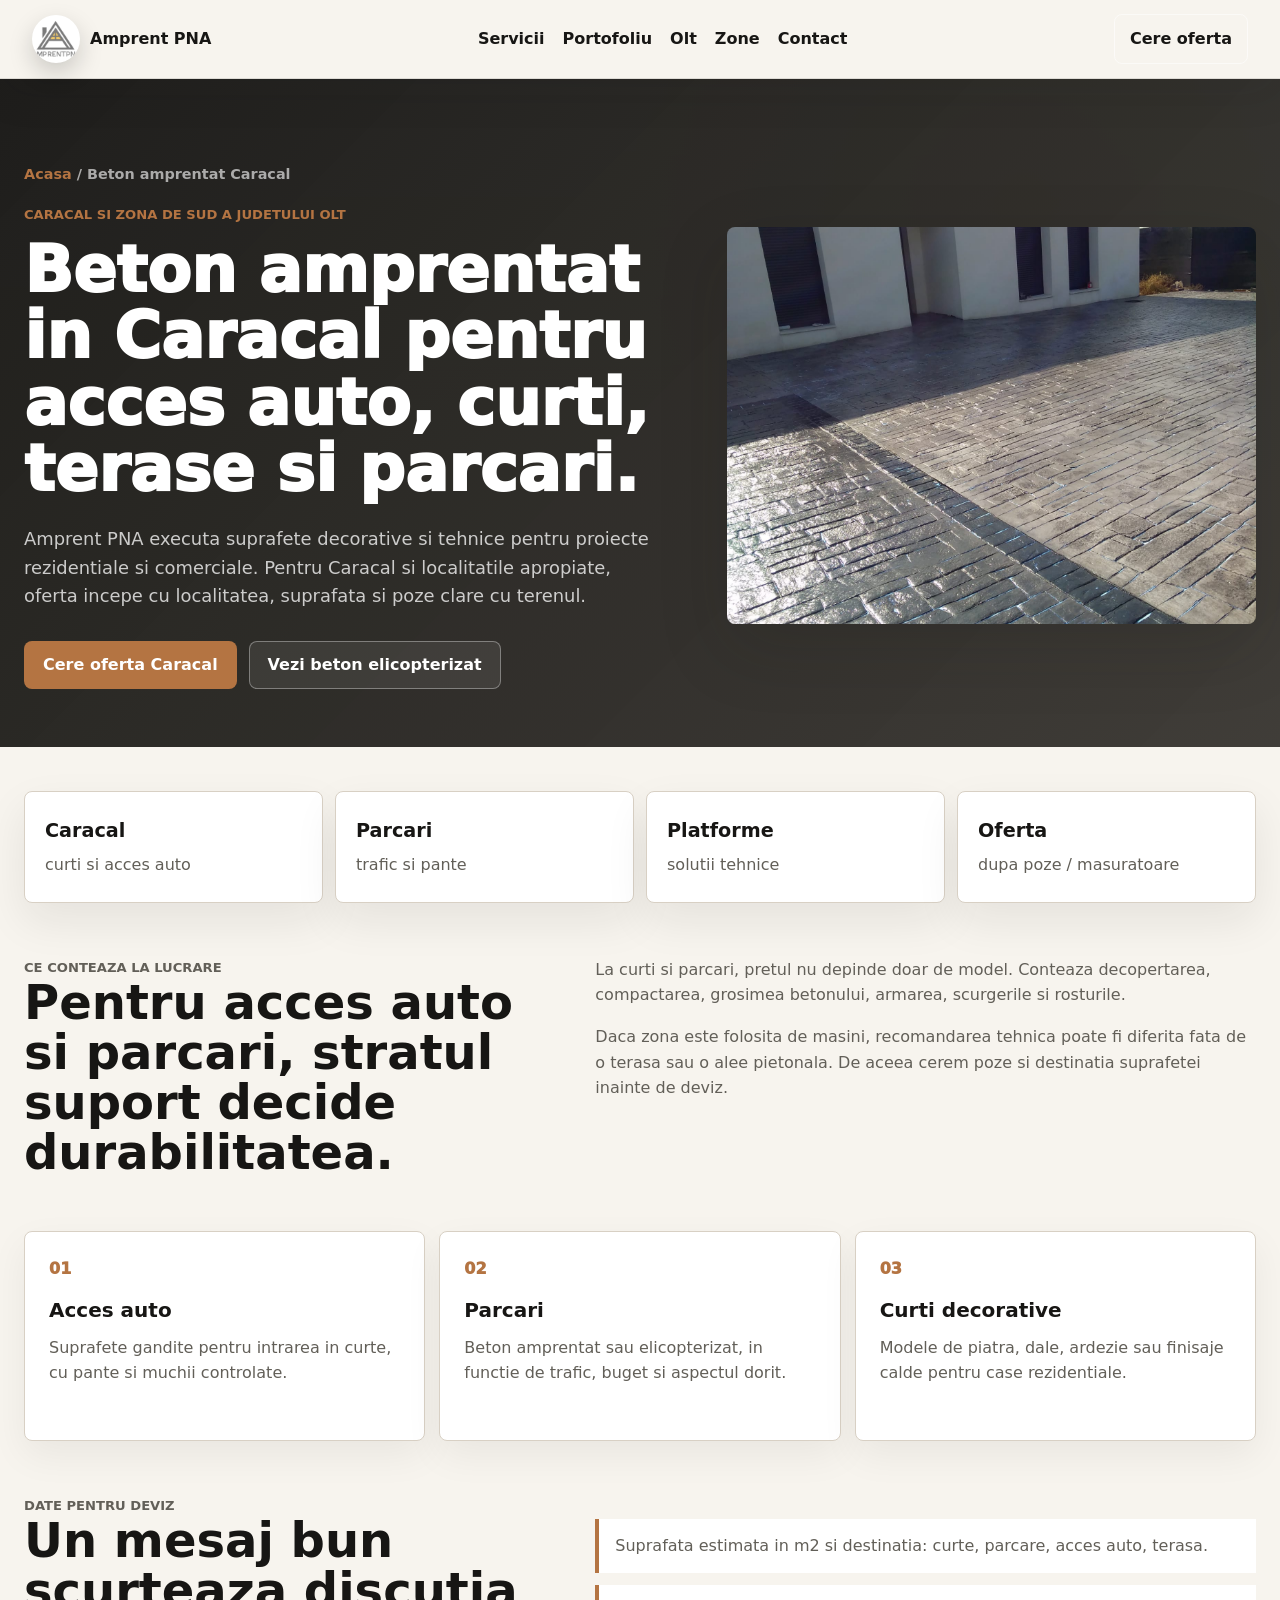
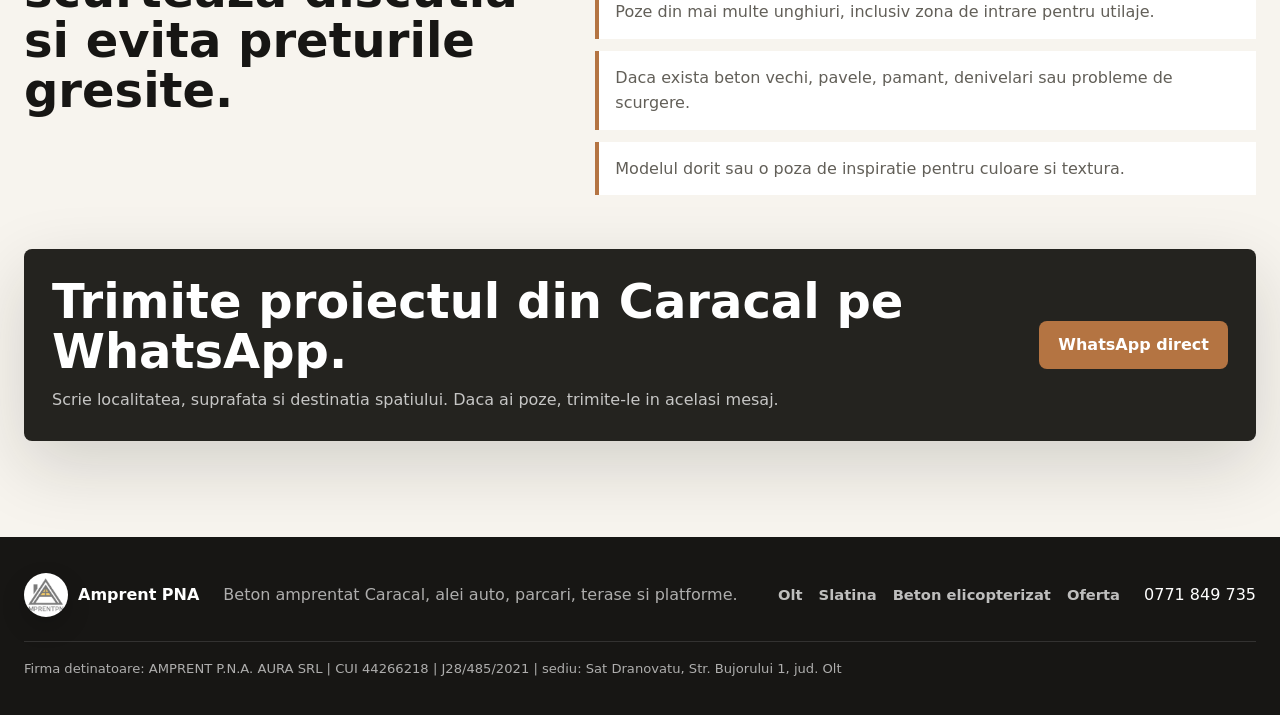
<file: beton-amprentat-caracal.html>
﻿<!doctype html>
<html lang="ro">
  <head>
    <meta charset="utf-8" />
    <meta name="viewport" content="width=device-width, initial-scale=1" />
    <title>Beton amprentat Caracal | Alei, curti si parcari | Amprent PNA</title>
    <meta name="description" content="Beton amprentat in Caracal pentru curti, alei auto, terase, parcari si platforme. Trimite suprafata si poze pentru oferta Amprent PNA." />
    <link rel="canonical" href="https://amprentpna.ro/beton-amprentat-caracal.html" />
    <meta property="og:title" content="Beton amprentat Caracal | Amprent PNA" />
    <meta property="og:description" content="Beton amprentat si beton elicopterizat pentru Caracal si localitati apropiate din Olt." />
    <meta property="og:type" content="website" />
    <meta property="og:image" content="https://amprentpna.ro/assets/images/whatsapp-image-2020-11-09-at-19.01.47-4.jpeg" />
    <link rel="icon" href="assets/images/cropped-sigla-pna.png" />
    <link rel="stylesheet" href="styles.css?v=20260611-imagesonly" />
  </head>
  <body>
    <header class="site-header static-header">
      <a class="brand" href="index.html"><img src="assets/images/cropped-sigla-pna.png" alt="" /><span>Amprent PNA</span></a>
      <nav class="site-nav static-nav" aria-label="Navigatie">
        <a href="servicii.html">Servicii</a>
        <a href="portofoliu.html">Portofoliu</a>
        <a href="beton-amprentat-olt.html">Olt</a>
        <a href="zone-acoperite.html">Zone</a>
        <a href="contact.html">Contact</a>
      </nav>
      <a class="header-cta" href="oferta-beton-amprentat.html">Cere oferta</a>
    </header>

    <main class="service-page">
      <section class="service-hero dark-service">
        <div class="section-inner service-hero-grid">
          <div>
            <p class="breadcrumb"><a href="index.html">Acasa</a> / Beton amprentat Caracal</p>
            <p class="eyebrow">Caracal si zona de sud a judetului Olt</p>
            <h1>Beton amprentat in Caracal pentru acces auto, curti, terase si parcari.</h1>
            <p>Amprent PNA executa suprafete decorative si tehnice pentru proiecte rezidentiale si comerciale. Pentru Caracal si localitatile apropiate, oferta incepe cu localitatea, suprafata si poze clare cu terenul.</p>
            <div class="service-actions">
              <a class="button button-primary" href="oferta-beton-amprentat.html">Cere oferta Caracal</a>
              <a class="button button-ghost dark" href="beton-elicopterizat.html">Vezi beton elicopterizat</a>
            </div>
          </div>
          <img src="assets/images/whatsapp-image-2020-11-09-at-19.01.47-4.jpeg" alt="Platforma exterioara finisata pentru trafic" />
        </div>
      </section>

      <section class="section-inner service-content">
        <div class="service-proof">
          <div><strong>Caracal</strong><span>curti si acces auto</span></div>
          <div><strong>Parcari</strong><span>trafic si pante</span></div>
          <div><strong>Platforme</strong><span>solutii tehnice</span></div>
          <div><strong>Oferta</strong><span>dupa poze / masuratoare</span></div>
        </div>

        <div class="service-two-col align-start">
          <div>
            <p class="eyebrow">Ce conteaza la lucrare</p>
            <h2>Pentru acces auto si parcari, stratul suport decide durabilitatea.</h2>
          </div>
          <div>
            <p>La curti si parcari, pretul nu depinde doar de model. Conteaza decopertarea, compactarea, grosimea betonului, armarea, scurgerile si rosturile.</p>
            <p>Daca zona este folosita de masini, recomandarea tehnica poate fi diferita fata de o terasa sau o alee pietonala. De aceea cerem poze si destinatia suprafetei inainte de deviz.</p>
          </div>
        </div>

        <div class="service-feature-grid">
          <article class="service-panel">
            <span>01</span>
            <h3>Acces auto</h3>
            <p>Suprafete gandite pentru intrarea in curte, cu pante si muchii controlate.</p>
          </article>
          <article class="service-panel">
            <span>02</span>
            <h3>Parcari</h3>
            <p>Beton amprentat sau elicopterizat, in functie de trafic, buget si aspectul dorit.</p>
          </article>
          <article class="service-panel">
            <span>03</span>
            <h3>Curti decorative</h3>
            <p>Modele de piatra, dale, ardezie sau finisaje calde pentru case rezidentiale.</p>
          </article>
        </div>

        <div class="service-two-col align-start">
          <div>
            <p class="eyebrow">Date pentru deviz</p>
            <h2>Un mesaj bun scurteaza discutia si evita preturile gresite.</h2>
          </div>
          <ul class="service-check-list">
            <li>Suprafata estimata in m2 si destinatia: curte, parcare, acces auto, terasa.</li>
            <li>Poze din mai multe unghiuri, inclusiv zona de intrare pentru utilaje.</li>
            <li>Daca exista beton vechi, pavele, pamant, denivelari sau probleme de scurgere.</li>
            <li>Modelul dorit sau o poza de inspiratie pentru culoare si textura.</li>
          </ul>
        </div>

        <div class="inline-cta">
          <div>
            <h2>Trimite proiectul din Caracal pe WhatsApp.</h2>
            <p>Scrie localitatea, suprafata si destinatia spatiului. Daca ai poze, trimite-le in acelasi mesaj.</p>
          </div>
          <a class="button button-primary" href="https://wa.me/40771849735?text=Buna%20ziua%2C%20vreau%20o%20oferta%20pentru%20beton%20amprentat%20in%20Caracal.">WhatsApp direct</a>
        </div>
      </section>
    </main>

    <footer class="site-footer">
      <div class="section-inner footer-grid">
        <a class="brand footer-brand" href="index.html"><img src="assets/images/cropped-sigla-pna.png" alt="" /><span>Amprent PNA</span></a>
        <p>Beton amprentat Caracal, alei auto, parcari, terase si platforme.</p>
        <nav class="footer-links" aria-label="Pagini">
          <a href="beton-amprentat-olt.html">Olt</a>
          <a href="beton-amprentat-slatina.html">Slatina</a>
          <a href="beton-elicopterizat.html">Beton elicopterizat</a>
          <a href="oferta-beton-amprentat.html">Oferta</a>
        </nav>
        <a class="text-link" href="tel:+40771849735">0771 849 735</a>
        <p class="company-legal">Firma detinatoare: AMPRENT P.N.A. AURA SRL | CUI 44266218 | J28/485/2021 | sediu: Sat Dranovatu, Str. Bujorului 1, jud. Olt</p>
      </div>
    </footer>

    <div class="mobile-sticky-cta" data-mobile-cta="always">
      <a href="tel:+40771849735">Suna</a>
      <a href="https://wa.me/40771849735?text=Buna%20ziua%2C%20vreau%20o%20oferta%20pentru%20beton%20amprentat%20in%20Caracal.">WhatsApp</a>
    </div>
    <script src="script.js?v=20260611-imagesonly"></script>
    <script type="application/ld+json">
      {
        "@context": "https://schema.org",
        "@graph": [
          {
            "@type": "Service",
            "@id": "https://amprentpna.ro/beton-amprentat-caracal.html#service",
            "name": "Beton amprentat Caracal",
            "serviceType": "Beton amprentat",
            "provider": { "@id": "https://amprentpna.ro/#local-business" },
            "areaServed": { "@type": "City", "name": "Caracal" },
            "url": "https://amprentpna.ro/beton-amprentat-caracal.html"
          },
          {
            "@type": "BreadcrumbList",
            "@id": "https://amprentpna.ro/beton-amprentat-caracal.html#breadcrumb",
            "itemListElement": [
              { "@type": "ListItem", "position": 1, "name": "Acasa", "item": "https://amprentpna.ro/" },
              { "@type": "ListItem", "position": 2, "name": "Beton amprentat Caracal", "item": "https://amprentpna.ro/beton-amprentat-caracal.html" }
            ]
          }
        ]
      }
    </script>
  </body>
</html>
</file>
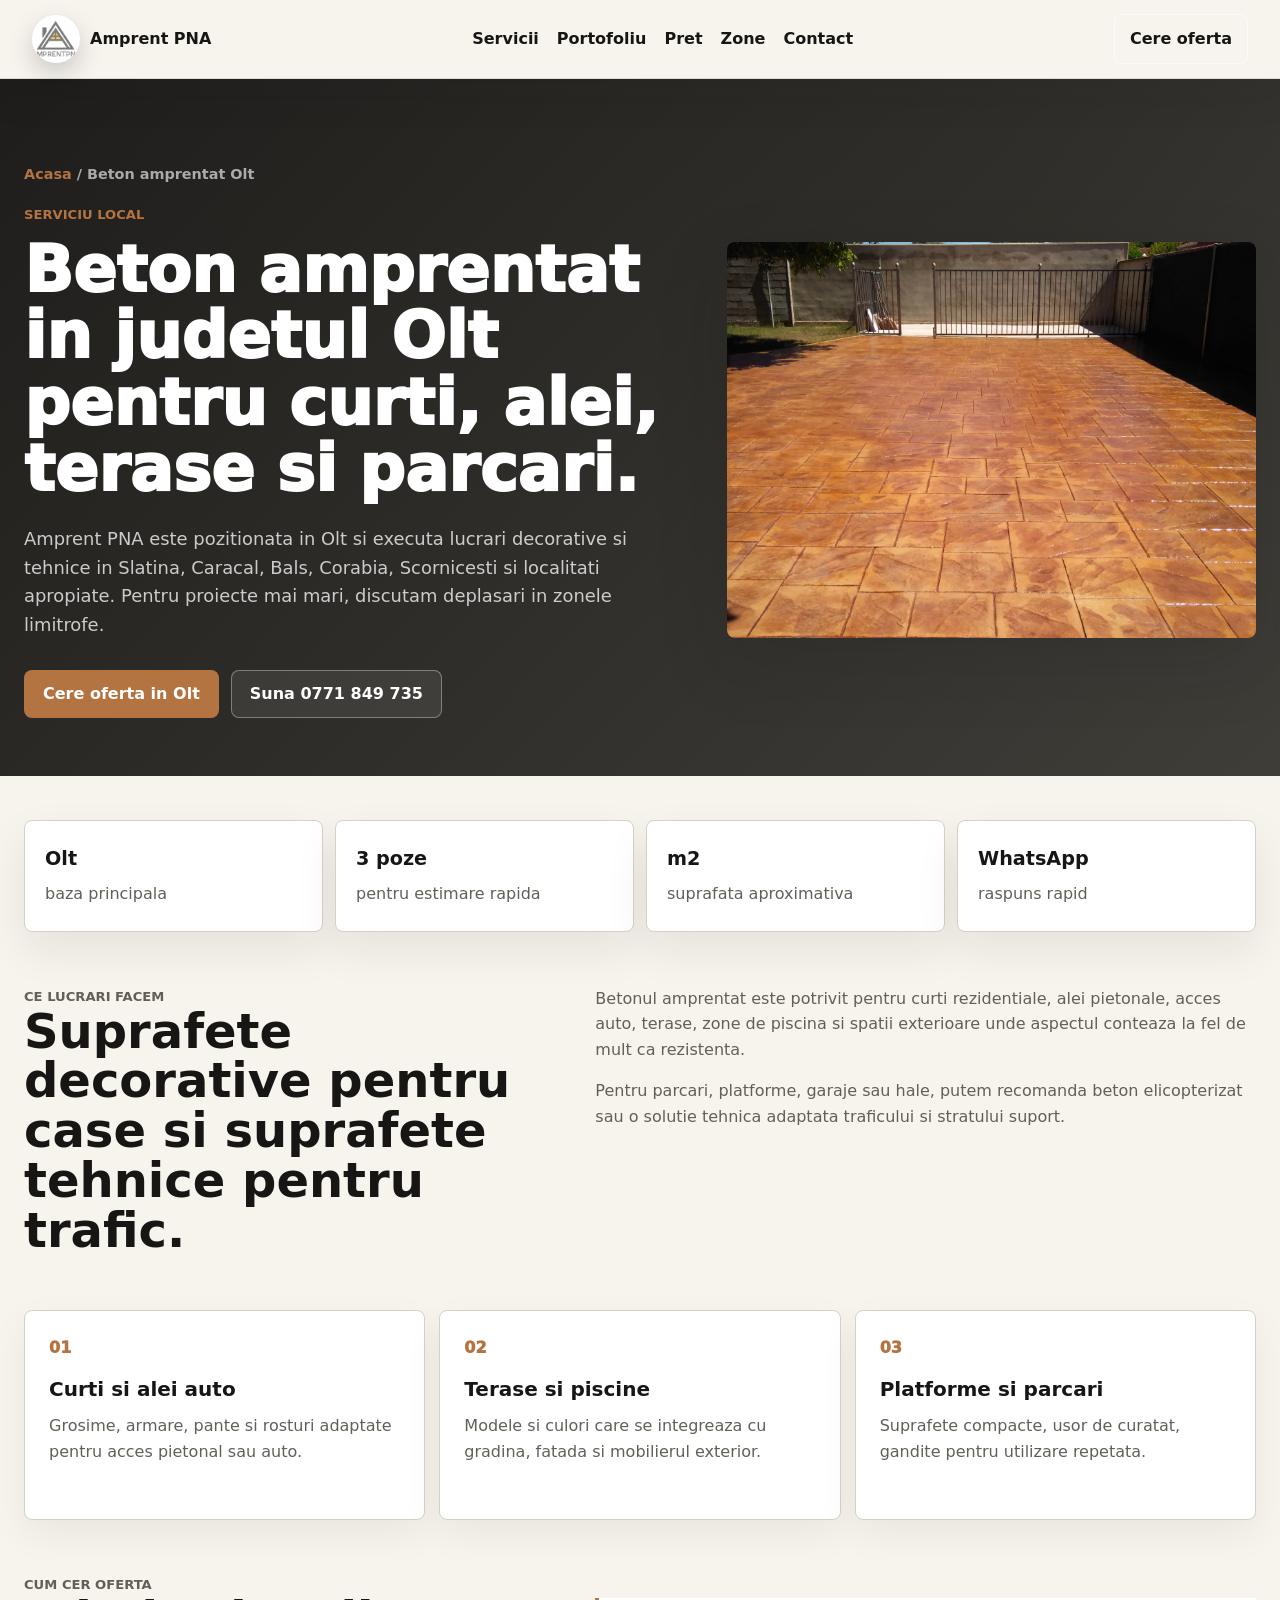
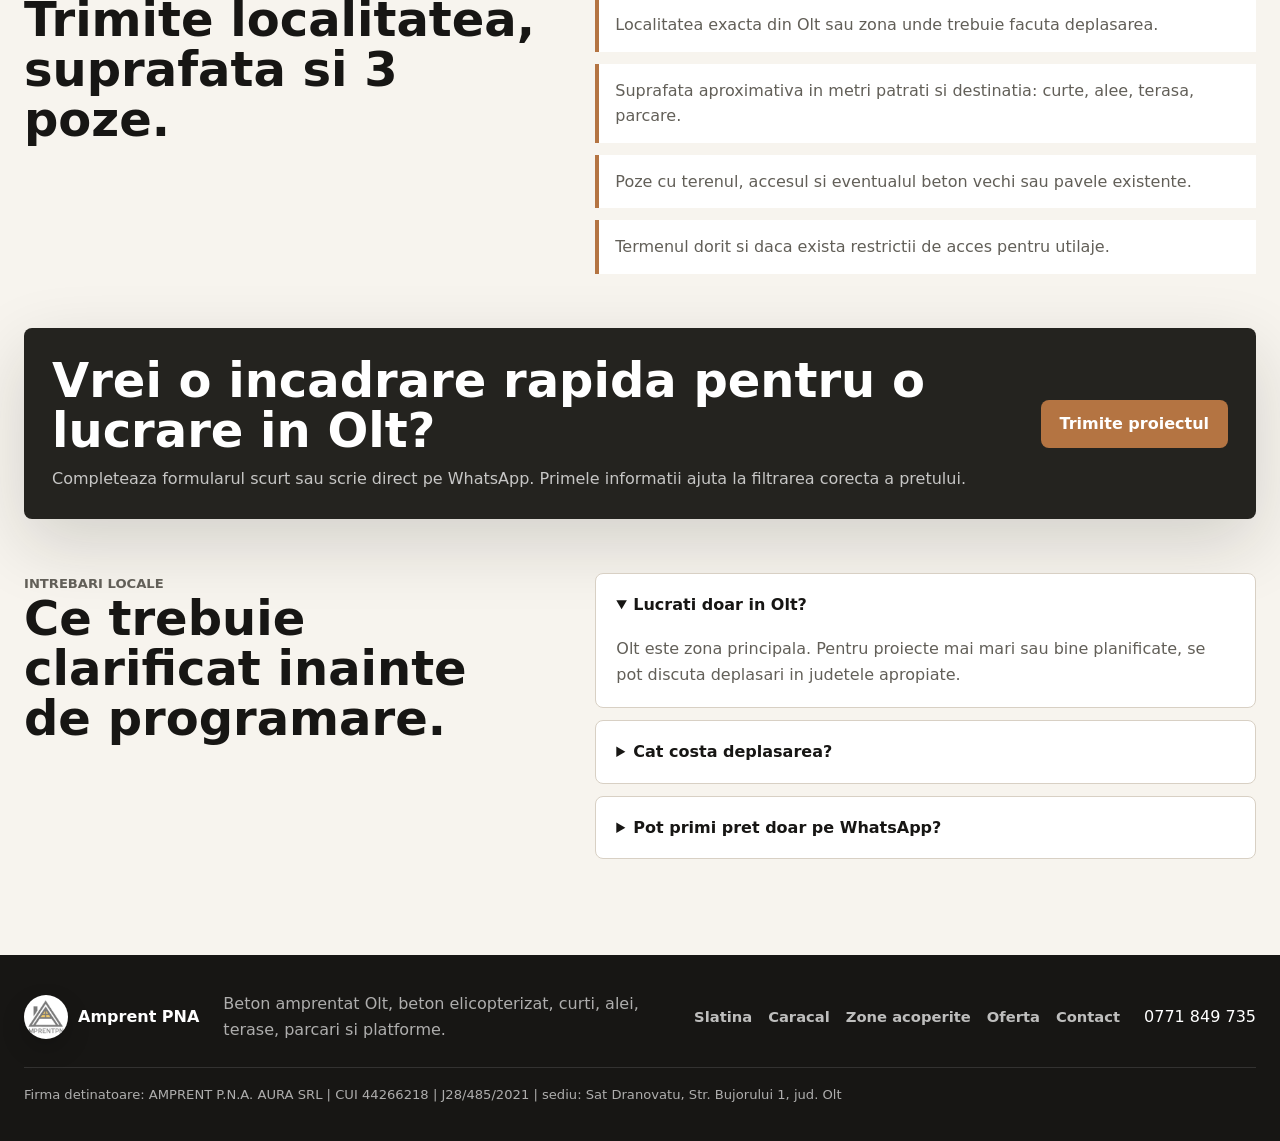
<file: beton-amprentat-olt.html>
﻿<!doctype html>
<html lang="ro">
  <head>
    <meta charset="utf-8" />
    <meta name="viewport" content="width=device-width, initial-scale=1" />
    <title>Beton amprentat Olt | Curti, alei si parcari | Amprent PNA</title>
    <meta name="description" content="Beton amprentat in judetul Olt pentru curti, alei, terase, piscine si parcari. Amprent PNA executa lucrari in Slatina, Caracal, Bals, Corabia si zone apropiate." />
    <link rel="canonical" href="https://amprentpna.ro/beton-amprentat-olt.html" />
    <meta property="og:title" content="Beton amprentat Olt | Amprent PNA" />
    <meta property="og:description" content="Executie beton amprentat si beton elicopterizat in judetul Olt, cu oferta rapida pe WhatsApp." />
    <meta property="og:type" content="website" />
    <meta property="og:image" content="https://amprentpna.ro/assets/images/whatsapp-image-2020-11-09-at-19.01.40-1-3.jpeg" />
    <link rel="icon" href="assets/images/cropped-sigla-pna.png" />
    <link rel="stylesheet" href="styles.css?v=20260611-imagesonly" />
  </head>
  <body>
    <header class="site-header static-header">
      <a class="brand" href="index.html"><img src="assets/images/cropped-sigla-pna.png" alt="" /><span>Amprent PNA</span></a>
      <nav class="site-nav static-nav" aria-label="Navigatie">
        <a href="servicii.html">Servicii</a>
        <a href="portofoliu.html">Portofoliu</a>
        <a href="pret-beton-amprentat.html">Pret</a>
        <a href="zone-acoperite.html">Zone</a>
        <a href="contact.html">Contact</a>
      </nav>
      <a class="header-cta" href="oferta-beton-amprentat.html">Cere oferta</a>
    </header>

    <main class="service-page">
      <section class="service-hero dark-service">
        <div class="section-inner service-hero-grid">
          <div>
            <p class="breadcrumb"><a href="index.html">Acasa</a> / Beton amprentat Olt</p>
            <p class="eyebrow">Serviciu local</p>
            <h1>Beton amprentat in judetul Olt pentru curti, alei, terase si parcari.</h1>
            <p>Amprent PNA este pozitionata in Olt si executa lucrari decorative si tehnice in Slatina, Caracal, Bals, Corabia, Scornicesti si localitati apropiate. Pentru proiecte mai mari, discutam deplasari in zonele limitrofe.</p>
            <div class="service-actions">
              <a class="button button-primary" href="oferta-beton-amprentat.html">Cere oferta in Olt</a>
              <a class="button button-ghost dark" href="tel:+40771849735">Suna 0771 849 735</a>
            </div>
          </div>
          <img src="assets/images/whatsapp-image-2020-11-09-at-19.01.40-1-3.jpeg" alt="Curte ampla cu beton amprentat in tonuri calde" />
        </div>
      </section>

      <section class="section-inner service-content">
        <div class="service-proof">
          <div><strong>Olt</strong><span>baza principala</span></div>
          <div><strong>3 poze</strong><span>pentru estimare rapida</span></div>
          <div><strong>m2</strong><span>suprafata aproximativa</span></div>
          <div><strong>WhatsApp</strong><span>raspuns rapid</span></div>
        </div>

        <div class="service-two-col align-start">
          <div>
            <p class="eyebrow">Ce lucrari facem</p>
            <h2>Suprafete decorative pentru case si suprafete tehnice pentru trafic.</h2>
          </div>
          <div>
            <p>Betonul amprentat este potrivit pentru curti rezidentiale, alei pietonale, acces auto, terase, zone de piscina si spatii exterioare unde aspectul conteaza la fel de mult ca rezistenta.</p>
            <p>Pentru parcari, platforme, garaje sau hale, putem recomanda beton elicopterizat sau o solutie tehnica adaptata traficului si stratului suport.</p>
          </div>
        </div>

        <div class="service-feature-grid">
          <article class="service-panel">
            <span>01</span>
            <h3>Curti si alei auto</h3>
            <p>Grosime, armare, pante si rosturi adaptate pentru acces pietonal sau auto.</p>
          </article>
          <article class="service-panel">
            <span>02</span>
            <h3>Terase si piscine</h3>
            <p>Modele si culori care se integreaza cu gradina, fatada si mobilierul exterior.</p>
          </article>
          <article class="service-panel">
            <span>03</span>
            <h3>Platforme si parcari</h3>
            <p>Suprafete compacte, usor de curatat, gandite pentru utilizare repetata.</p>
          </article>
        </div>

        <div class="service-two-col align-start">
          <div>
            <p class="eyebrow">Cum cer oferta</p>
            <h2>Trimite localitatea, suprafata si 3 poze.</h2>
          </div>
          <ul class="service-check-list">
            <li>Localitatea exacta din Olt sau zona unde trebuie facuta deplasarea.</li>
            <li>Suprafata aproximativa in metri patrati si destinatia: curte, alee, terasa, parcare.</li>
            <li>Poze cu terenul, accesul si eventualul beton vechi sau pavele existente.</li>
            <li>Termenul dorit si daca exista restrictii de acces pentru utilaje.</li>
          </ul>
        </div>

        <div class="inline-cta">
          <div>
            <h2>Vrei o incadrare rapida pentru o lucrare in Olt?</h2>
            <p>Completeaza formularul scurt sau scrie direct pe WhatsApp. Primele informatii ajuta la filtrarea corecta a pretului.</p>
          </div>
          <a class="button button-primary" href="oferta-beton-amprentat.html">Trimite proiectul</a>
        </div>

        <div class="service-two-col align-start">
          <div>
            <p class="eyebrow">Intrebari locale</p>
            <h2>Ce trebuie clarificat inainte de programare.</h2>
          </div>
          <div class="service-faq-list">
            <details open>
              <summary>Lucrati doar in Olt?</summary>
              <p>Olt este zona principala. Pentru proiecte mai mari sau bine planificate, se pot discuta deplasari in judetele apropiate.</p>
            </details>
            <details>
              <summary>Cat costa deplasarea?</summary>
              <p>Costul depinde de localitate, suprafata si complexitatea lucrarii. Trimite localitatea exacta pentru confirmare.</p>
            </details>
            <details>
              <summary>Pot primi pret doar pe WhatsApp?</summary>
              <p>Da, poti primi o incadrare initiala pe baza pozelor si a suprafetei. Oferta finala se confirma dupa discutie si, unde este cazul, masuratoare.</p>
            </details>
          </div>
        </div>
      </section>
    </main>

    <footer class="site-footer">
      <div class="section-inner footer-grid">
        <a class="brand footer-brand" href="index.html"><img src="assets/images/cropped-sigla-pna.png" alt="" /><span>Amprent PNA</span></a>
        <p>Beton amprentat Olt, beton elicopterizat, curti, alei, terase, parcari si platforme.</p>
        <nav class="footer-links" aria-label="Pagini">
          <a href="beton-amprentat-slatina.html">Slatina</a>
          <a href="beton-amprentat-caracal.html">Caracal</a>
          <a href="zone-acoperite.html">Zone acoperite</a>
          <a href="oferta-beton-amprentat.html">Oferta</a>
          <a href="contact.html">Contact</a>
        </nav>
        <a class="text-link" href="tel:+40771849735">0771 849 735</a>
        <p class="company-legal">Firma detinatoare: AMPRENT P.N.A. AURA SRL | CUI 44266218 | J28/485/2021 | sediu: Sat Dranovatu, Str. Bujorului 1, jud. Olt</p>
      </div>
    </footer>

    <div class="mobile-sticky-cta" data-mobile-cta="always">
      <a href="tel:+40771849735">Suna</a>
      <a href="https://wa.me/40771849735?text=Buna%20ziua%2C%20vreau%20o%20oferta%20pentru%20beton%20amprentat%20in%20Olt.">WhatsApp</a>
    </div>
    <script src="script.js?v=20260611-imagesonly"></script>
    <script type="application/ld+json">
      {
        "@context": "https://schema.org",
        "@graph": [
          {
            "@type": "Service",
            "@id": "https://amprentpna.ro/beton-amprentat-olt.html#service",
            "name": "Beton amprentat Olt",
            "serviceType": "Beton amprentat",
            "provider": { "@id": "https://amprentpna.ro/#local-business" },
            "areaServed": { "@type": "AdministrativeArea", "name": "Olt" },
            "url": "https://amprentpna.ro/beton-amprentat-olt.html"
          },
          {
            "@type": "BreadcrumbList",
            "@id": "https://amprentpna.ro/beton-amprentat-olt.html#breadcrumb",
            "itemListElement": [
              { "@type": "ListItem", "position": 1, "name": "Acasa", "item": "https://amprentpna.ro/" },
              { "@type": "ListItem", "position": 2, "name": "Beton amprentat Olt", "item": "https://amprentpna.ro/beton-amprentat-olt.html" }
            ]
          }
        ]
      }
    </script>
  </body>
</html>
</file>
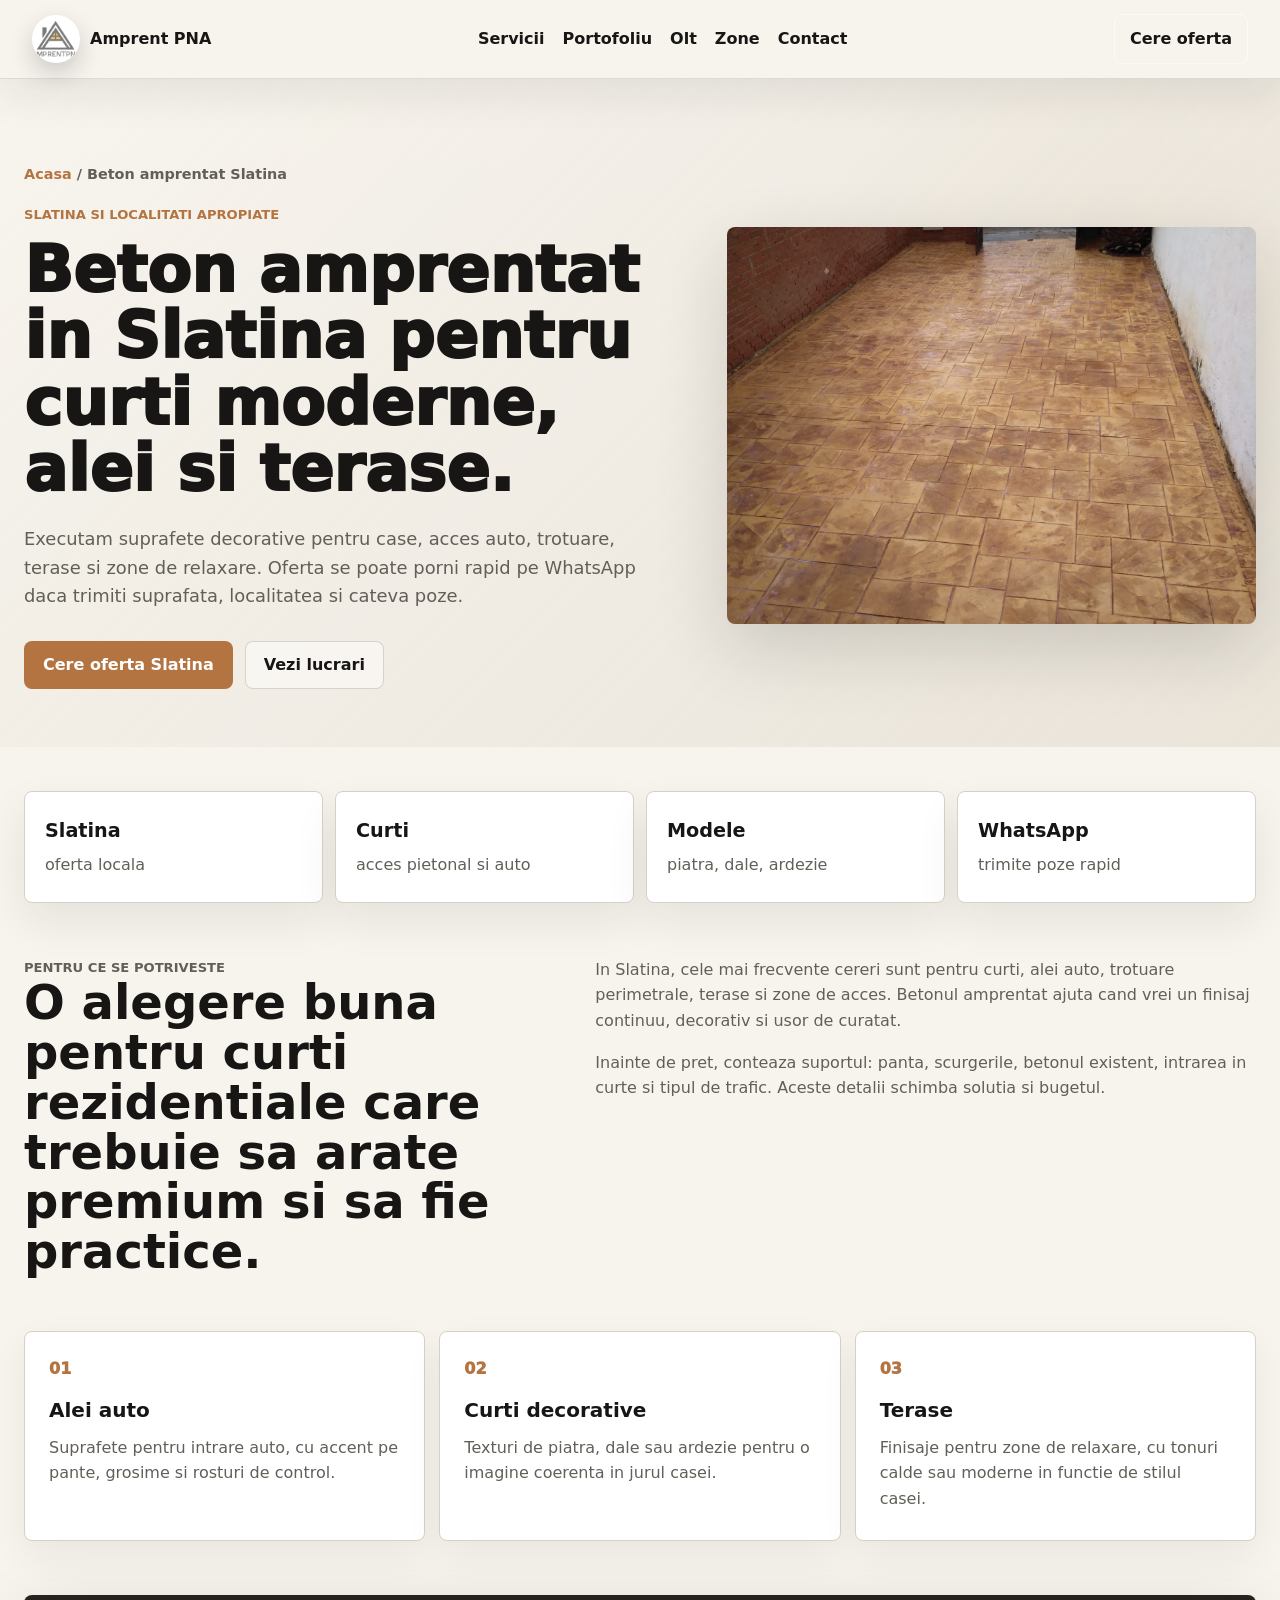
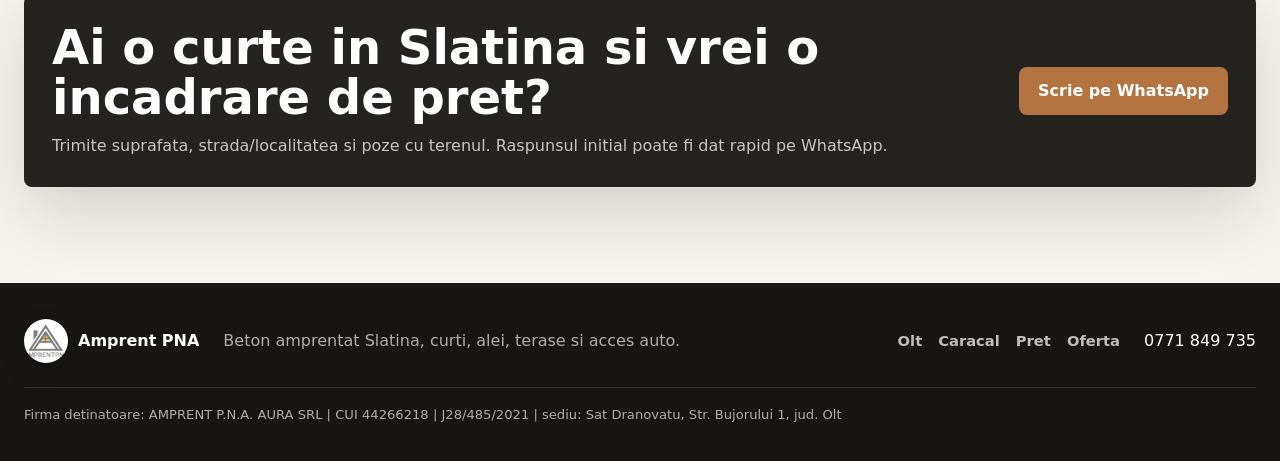
<file: beton-amprentat-slatina.html>
﻿<!doctype html>
<html lang="ro">
  <head>
    <meta charset="utf-8" />
    <meta name="viewport" content="width=device-width, initial-scale=1" />
    <title>Beton amprentat Slatina | Curti si alei | Amprent PNA</title>
    <meta name="description" content="Beton amprentat in Slatina pentru curti, alei auto, terase si zone decorative. Cere oferta Amprent PNA pe WhatsApp cu localitatea, suprafata si poze." />
    <link rel="canonical" href="https://amprentpna.ro/beton-amprentat-slatina.html" />
    <meta property="og:title" content="Beton amprentat Slatina | Amprent PNA" />
    <meta property="og:description" content="Executie beton amprentat pentru curti, alei, terase si parcari in Slatina si zona Olt." />
    <meta property="og:type" content="website" />
    <meta property="og:image" content="https://amprentpna.ro/assets/images/whatsapp-image-2020-11-09-at-19.01.27-4.jpeg" />
    <link rel="icon" href="assets/images/cropped-sigla-pna.png" />
    <link rel="stylesheet" href="styles.css?v=20260611-imagesonly" />
  </head>
  <body>
    <header class="site-header static-header">
      <a class="brand" href="index.html"><img src="assets/images/cropped-sigla-pna.png" alt="" /><span>Amprent PNA</span></a>
      <nav class="site-nav static-nav" aria-label="Navigatie">
        <a href="servicii.html">Servicii</a>
        <a href="portofoliu.html">Portofoliu</a>
        <a href="beton-amprentat-olt.html">Olt</a>
        <a href="zone-acoperite.html">Zone</a>
        <a href="contact.html">Contact</a>
      </nav>
      <a class="header-cta" href="oferta-beton-amprentat.html">Cere oferta</a>
    </header>

    <main class="service-page">
      <section class="service-hero">
        <div class="section-inner service-hero-grid">
          <div>
            <p class="breadcrumb"><a href="index.html">Acasa</a> / Beton amprentat Slatina</p>
            <p class="eyebrow">Slatina si localitati apropiate</p>
            <h1>Beton amprentat in Slatina pentru curti moderne, alei si terase.</h1>
            <p>Executam suprafete decorative pentru case, acces auto, trotuare, terase si zone de relaxare. Oferta se poate porni rapid pe WhatsApp daca trimiti suprafata, localitatea si cateva poze.</p>
            <div class="service-actions">
              <a class="button button-primary" href="oferta-beton-amprentat.html">Cere oferta Slatina</a>
              <a class="button button-ghost dark" href="portofoliu.html">Vezi lucrari</a>
            </div>
          </div>
          <img src="assets/images/whatsapp-image-2020-11-09-at-19.01.27-4.jpeg" alt="Curte finisata cu beton amprentat in tonuri calde" />
        </div>
      </section>

      <section class="section-inner service-content">
        <div class="service-proof">
          <div><strong>Slatina</strong><span>oferta locala</span></div>
          <div><strong>Curti</strong><span>acces pietonal si auto</span></div>
          <div><strong>Modele</strong><span>piatra, dale, ardezie</span></div>
          <div><strong>WhatsApp</strong><span>trimite poze rapid</span></div>
        </div>

        <div class="service-two-col align-start">
          <div>
            <p class="eyebrow">Pentru ce se potriveste</p>
            <h2>O alegere buna pentru curti rezidentiale care trebuie sa arate premium si sa fie practice.</h2>
          </div>
          <div>
            <p>In Slatina, cele mai frecvente cereri sunt pentru curti, alei auto, trotuare perimetrale, terase si zone de acces. Betonul amprentat ajuta cand vrei un finisaj continuu, decorativ si usor de curatat.</p>
            <p>Inainte de pret, conteaza suportul: panta, scurgerile, betonul existent, intrarea in curte si tipul de trafic. Aceste detalii schimba solutia si bugetul.</p>
          </div>
        </div>

        <div class="service-feature-grid">
          <article class="service-panel">
            <span>01</span>
            <h3>Alei auto</h3>
            <p>Suprafete pentru intrare auto, cu accent pe pante, grosime si rosturi de control.</p>
          </article>
          <article class="service-panel">
            <span>02</span>
            <h3>Curti decorative</h3>
            <p>Texturi de piatra, dale sau ardezie pentru o imagine coerenta in jurul casei.</p>
          </article>
          <article class="service-panel">
            <span>03</span>
            <h3>Terase</h3>
            <p>Finisaje pentru zone de relaxare, cu tonuri calde sau moderne in functie de stilul casei.</p>
          </article>
        </div>

        <div class="inline-cta">
          <div>
            <h2>Ai o curte in Slatina si vrei o incadrare de pret?</h2>
            <p>Trimite suprafata, strada/localitatea si poze cu terenul. Raspunsul initial poate fi dat rapid pe WhatsApp.</p>
          </div>
          <a class="button button-primary" href="https://wa.me/40771849735?text=Buna%20ziua%2C%20vreau%20o%20oferta%20pentru%20beton%20amprentat%20in%20Slatina.">Scrie pe WhatsApp</a>
        </div>
      </section>
    </main>

    <footer class="site-footer">
      <div class="section-inner footer-grid">
        <a class="brand footer-brand" href="index.html"><img src="assets/images/cropped-sigla-pna.png" alt="" /><span>Amprent PNA</span></a>
        <p>Beton amprentat Slatina, curti, alei, terase si acces auto.</p>
        <nav class="footer-links" aria-label="Pagini">
          <a href="beton-amprentat-olt.html">Olt</a>
          <a href="beton-amprentat-caracal.html">Caracal</a>
          <a href="pret-beton-amprentat.html">Pret</a>
          <a href="oferta-beton-amprentat.html">Oferta</a>
        </nav>
        <a class="text-link" href="tel:+40771849735">0771 849 735</a>
        <p class="company-legal">Firma detinatoare: AMPRENT P.N.A. AURA SRL | CUI 44266218 | J28/485/2021 | sediu: Sat Dranovatu, Str. Bujorului 1, jud. Olt</p>
      </div>
    </footer>

    <div class="mobile-sticky-cta" data-mobile-cta="always">
      <a href="tel:+40771849735">Suna</a>
      <a href="https://wa.me/40771849735?text=Buna%20ziua%2C%20vreau%20o%20oferta%20pentru%20beton%20amprentat%20in%20Slatina.">WhatsApp</a>
    </div>
    <script src="script.js?v=20260611-imagesonly"></script>
    <script type="application/ld+json">
      {
        "@context": "https://schema.org",
        "@graph": [
          {
            "@type": "Service",
            "@id": "https://amprentpna.ro/beton-amprentat-slatina.html#service",
            "name": "Beton amprentat Slatina",
            "serviceType": "Beton amprentat",
            "provider": { "@id": "https://amprentpna.ro/#local-business" },
            "areaServed": { "@type": "City", "name": "Slatina" },
            "url": "https://amprentpna.ro/beton-amprentat-slatina.html"
          },
          {
            "@type": "BreadcrumbList",
            "@id": "https://amprentpna.ro/beton-amprentat-slatina.html#breadcrumb",
            "itemListElement": [
              { "@type": "ListItem", "position": 1, "name": "Acasa", "item": "https://amprentpna.ro/" },
              { "@type": "ListItem", "position": 2, "name": "Beton amprentat Slatina", "item": "https://amprentpna.ro/beton-amprentat-slatina.html" }
            ]
          }
        ]
      }
    </script>
  </body>
</html>
</file>
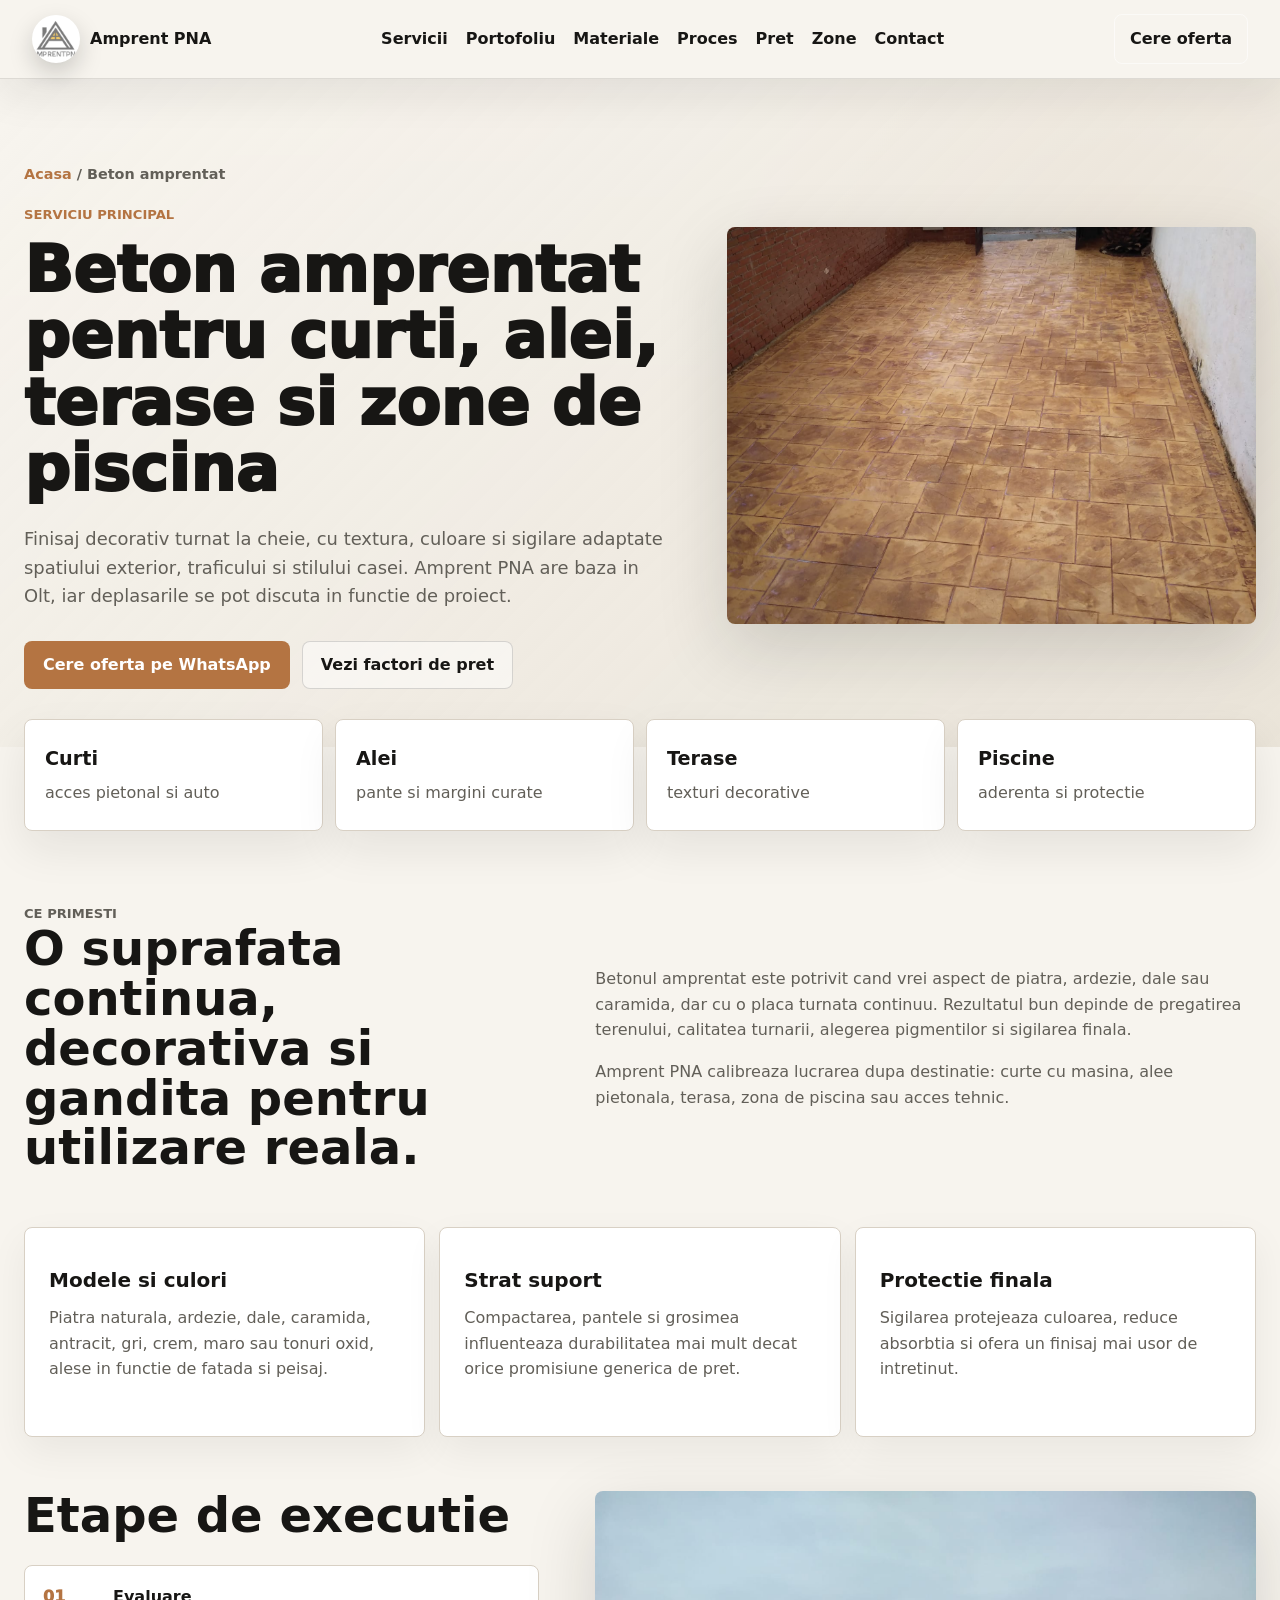
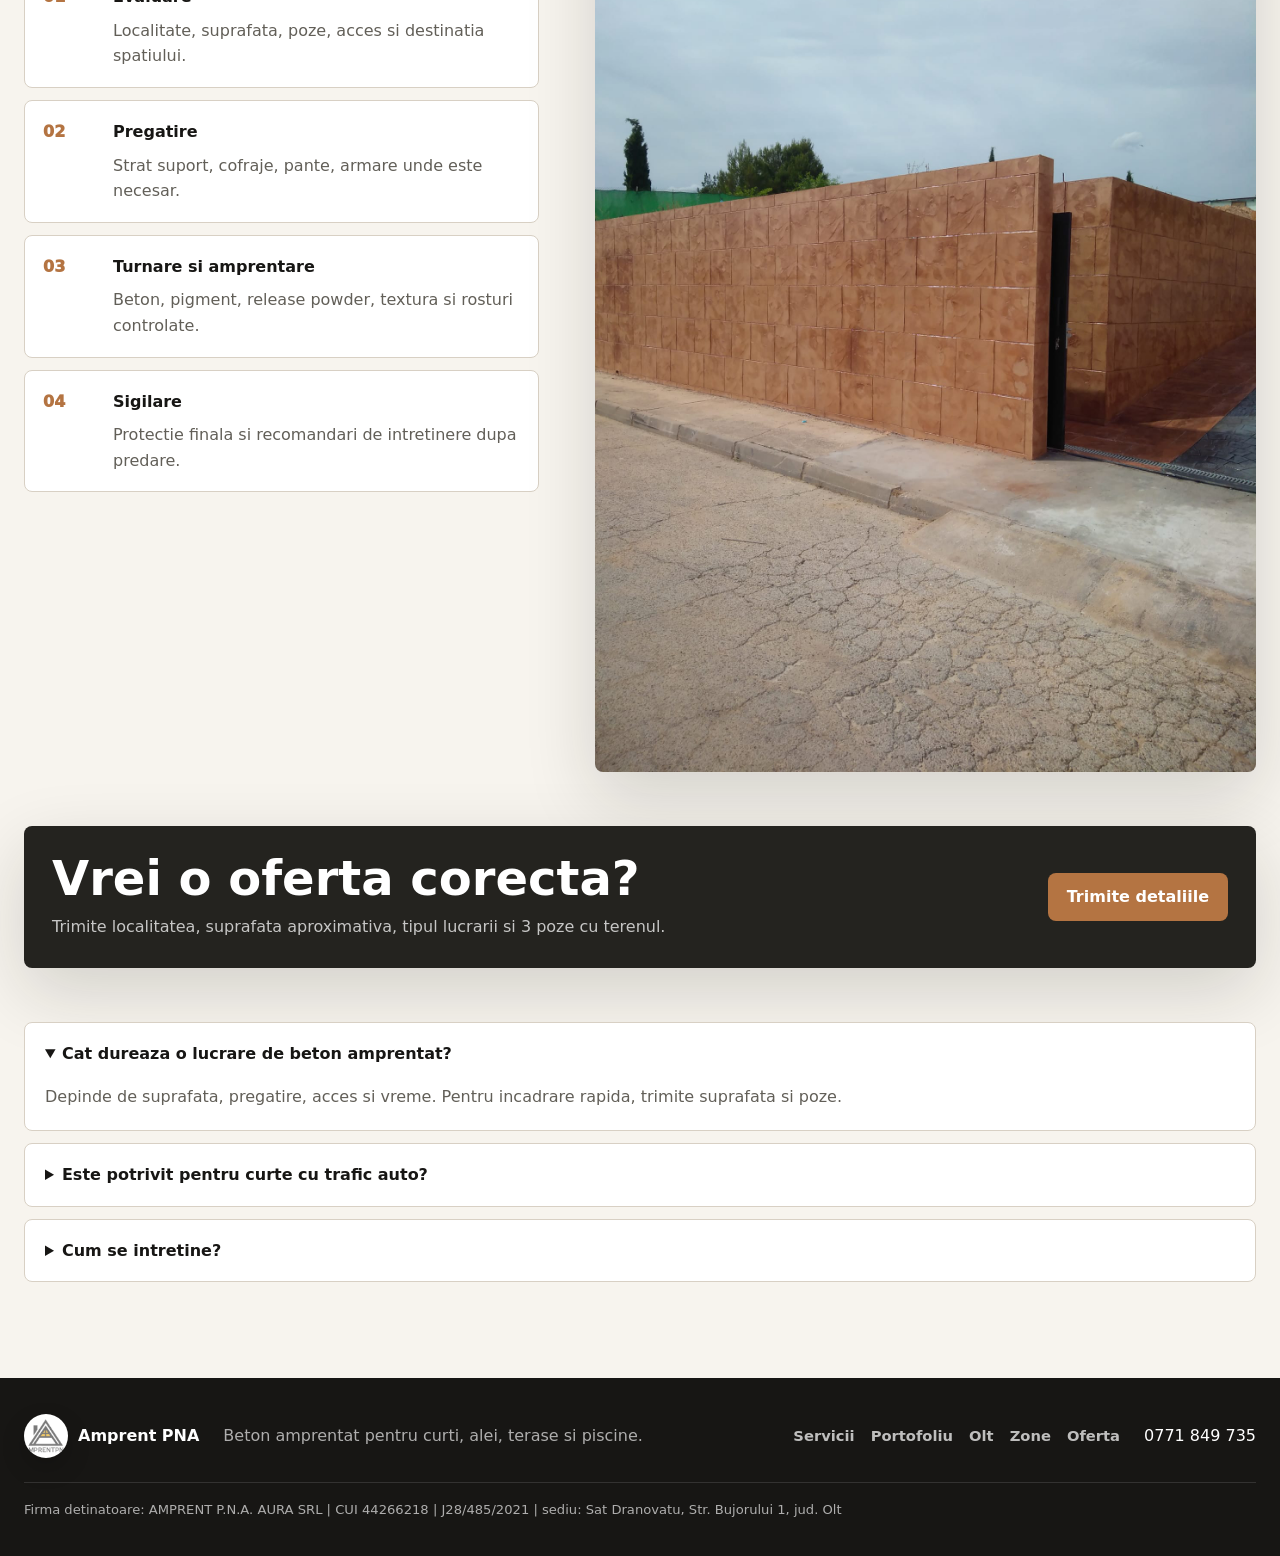
<file: beton-amprentat.html>
﻿<!doctype html>
<html lang="ro">
  <head>
    <meta charset="utf-8" />
    <meta name="viewport" content="width=device-width, initial-scale=1" />
    <title>Beton amprentat pentru curti, alei si terase | Amprent PNA</title>
    <meta name="description" content="Beton amprentat la cheie pentru curti, alei, terase si zone de piscina. Modele, culori, pregatire teren, sigilare si oferta rapida pe WhatsApp." />
    <link rel="canonical" href="https://amprentpna.ro/beton-amprentat.html" />
    <link rel="icon" href="assets/images/cropped-sigla-pna.png" />
    <link rel="stylesheet" href="styles.css?v=20260611-imagesonly" />
  </head>
  <body>
    <header class="site-header static-header">
      <a class="brand" href="index.html"><img src="assets/images/cropped-sigla-pna.png" alt="" /><span>Amprent PNA</span></a>
      <nav class="site-nav static-nav" aria-label="Navigatie">
        <a href="servicii.html">Servicii</a>
        <a href="portofoliu.html">Portofoliu</a>
        <a href="materiale.html">Materiale</a>
        <a href="proces.html">Proces</a>
        <a href="pret-beton-amprentat.html">Pret</a>
        <a href="zone-acoperite.html">Zone</a>
        <a href="contact.html">Contact</a>
      </nav>
      <a class="header-cta" href="oferta-beton-amprentat.html">Cere oferta</a>
    </header>

    <main class="service-page">
      <section class="service-hero">
        <div class="section-inner service-hero-grid">
          <div>
            <p class="breadcrumb"><a href="index.html">Acasa</a> / Beton amprentat</p>
            <p class="eyebrow">Serviciu principal</p>
            <h1>Beton amprentat pentru curti, alei, terase si zone de piscina</h1>
            <p>Finisaj decorativ turnat la cheie, cu textura, culoare si sigilare adaptate spatiului exterior, traficului si stilului casei. Amprent PNA are baza in Olt, iar deplasarile se pot discuta in functie de proiect.</p>
            <div class="service-actions">
              <a class="button button-primary" href="oferta-beton-amprentat.html">Cere oferta pe WhatsApp</a>
              <a class="button button-ghost" href="pret-beton-amprentat.html">Vezi factori de pret</a>
            </div>
          </div>
          <img src="assets/images/whatsapp-image-2020-11-09-at-19.01.27-4.jpeg" alt="Curte cu beton amprentat in tonuri calde" />
        </div>
      </section>

      <section class="section-inner service-proof">
        <div><strong>Curti</strong><span>acces pietonal si auto</span></div>
        <div><strong>Alei</strong><span>pante si margini curate</span></div>
        <div><strong>Terase</strong><span>texturi decorative</span></div>
        <div><strong>Piscine</strong><span>aderenta si protectie</span></div>
      </section>

      <section class="section-inner service-content">
        <div class="service-two-col">
          <div>
            <p class="eyebrow">Ce primesti</p>
            <h2>O suprafata continua, decorativa si gandita pentru utilizare reala.</h2>
          </div>
          <div>
            <p>Betonul amprentat este potrivit cand vrei aspect de piatra, ardezie, dale sau caramida, dar cu o placa turnata continuu. Rezultatul bun depinde de pregatirea terenului, calitatea turnarii, alegerea pigmentilor si sigilarea finala.</p>
            <p>Amprent PNA calibreaza lucrarea dupa destinatie: curte cu masina, alee pietonala, terasa, zona de piscina sau acces tehnic.</p>
          </div>
        </div>

        <div class="service-feature-grid">
          <article class="service-panel">
            <h3>Modele si culori</h3>
            <p>Piatra naturala, ardezie, dale, caramida, antracit, gri, crem, maro sau tonuri oxid, alese in functie de fatada si peisaj.</p>
          </article>
          <article class="service-panel">
            <h3>Strat suport</h3>
            <p>Compactarea, pantele si grosimea influenteaza durabilitatea mai mult decat orice promisiune generica de pret.</p>
          </article>
          <article class="service-panel">
            <h3>Protectie finala</h3>
            <p>Sigilarea protejeaza culoarea, reduce absorbtia si ofera un finisaj mai usor de intretinut.</p>
          </article>
        </div>

        <div class="service-two-col align-start">
          <div>
            <h2>Etape de executie</h2>
            <ol class="service-steps">
              <li><span>01</span><strong>Evaluare</strong><p>Localitate, suprafata, poze, acces si destinatia spatiului.</p></li>
              <li><span>02</span><strong>Pregatire</strong><p>Strat suport, cofraje, pante, armare unde este necesar.</p></li>
              <li><span>03</span><strong>Turnare si amprentare</strong><p>Beton, pigment, release powder, textura si rosturi controlate.</p></li>
              <li><span>04</span><strong>Sigilare</strong><p>Protectie finala si recomandari de intretinere dupa predare.</p></li>
            </ol>
          </div>
          <div class="service-media-panel">
            <img src="assets/images/whatsapp-image-2020-11-09-at-19.01.33-3.jpeg" alt="Acces exterior finisat cu beton amprentat" loading="lazy" />
          </div>
        </div>

        <div class="inline-cta">
          <div>
            <h2>Vrei o oferta corecta?</h2>
            <p>Trimite localitatea, suprafata aproximativa, tipul lucrarii si 3 poze cu terenul.</p>
          </div>
          <a class="button button-primary" href="oferta-beton-amprentat.html">Trimite detaliile</a>
        </div>

        <div class="service-faq-list">
          <details open>
            <summary>Cat dureaza o lucrare de beton amprentat?</summary>
            <p>Depinde de suprafata, pregatire, acces si vreme. Pentru incadrare rapida, trimite suprafata si poze.</p>
          </details>
          <details>
            <summary>Este potrivit pentru curte cu trafic auto?</summary>
            <p>Da, daca stratul suport, grosimea, armarea, pantele si rosturile sunt proiectate pentru incarcare auto.</p>
          </details>
          <details>
            <summary>Cum se intretine?</summary>
            <p>Se curata periodic si se resigileaza la nevoie, mai ales in zone cu trafic intens sau expunere la saruri.</p>
          </details>
        </div>
      </section>
    </main>

    <footer class="site-footer">
      <div class="section-inner footer-grid">
        <a class="brand footer-brand" href="index.html"><img src="assets/images/cropped-sigla-pna.png" alt="" /><span>Amprent PNA</span></a>
        <p>Beton amprentat pentru curti, alei, terase si piscine.</p>
        <nav class="footer-links" aria-label="Pagini"><a href="servicii.html">Servicii</a><a href="portofoliu.html">Portofoliu</a><a href="beton-amprentat-olt.html">Olt</a><a href="zone-acoperite.html">Zone</a><a href="oferta-beton-amprentat.html">Oferta</a></nav>
        <a class="text-link" href="tel:+40771849735">0771 849 735</a>
        <p class="company-legal">Firma detinatoare: AMPRENT P.N.A. AURA SRL | CUI 44266218 | J28/485/2021 | sediu: Sat Dranovatu, Str. Bujorului 1, jud. Olt</p>
      </div>
    </footer>

    <script type="application/ld+json">
      {
        "@context": "https://schema.org",
        "@type": "Service",
        "name": "Beton amprentat",
        "provider": { "@id": "https://amprentpna.ro/#local-business" },
        "areaServed": { "@type": "AdministrativeArea", "name": "Olt" },
        "serviceType": "Beton amprentat pentru curti, alei, terase si piscine",
        "url": "https://amprentpna.ro/beton-amprentat.html"
      }
    </script>
    <div class="mobile-sticky-cta" data-mobile-cta="always">
      <a href="tel:+40771849735">Suna</a>
      <a href="https://wa.me/40771849735?text=Buna%20ziua%2C%20vreau%20o%20oferta%20pentru%20beton%20amprentat.">WhatsApp</a>
    </div>
    <script src="script.js?v=20260611-imagesonly"></script>
  </body>
</html>
</file>
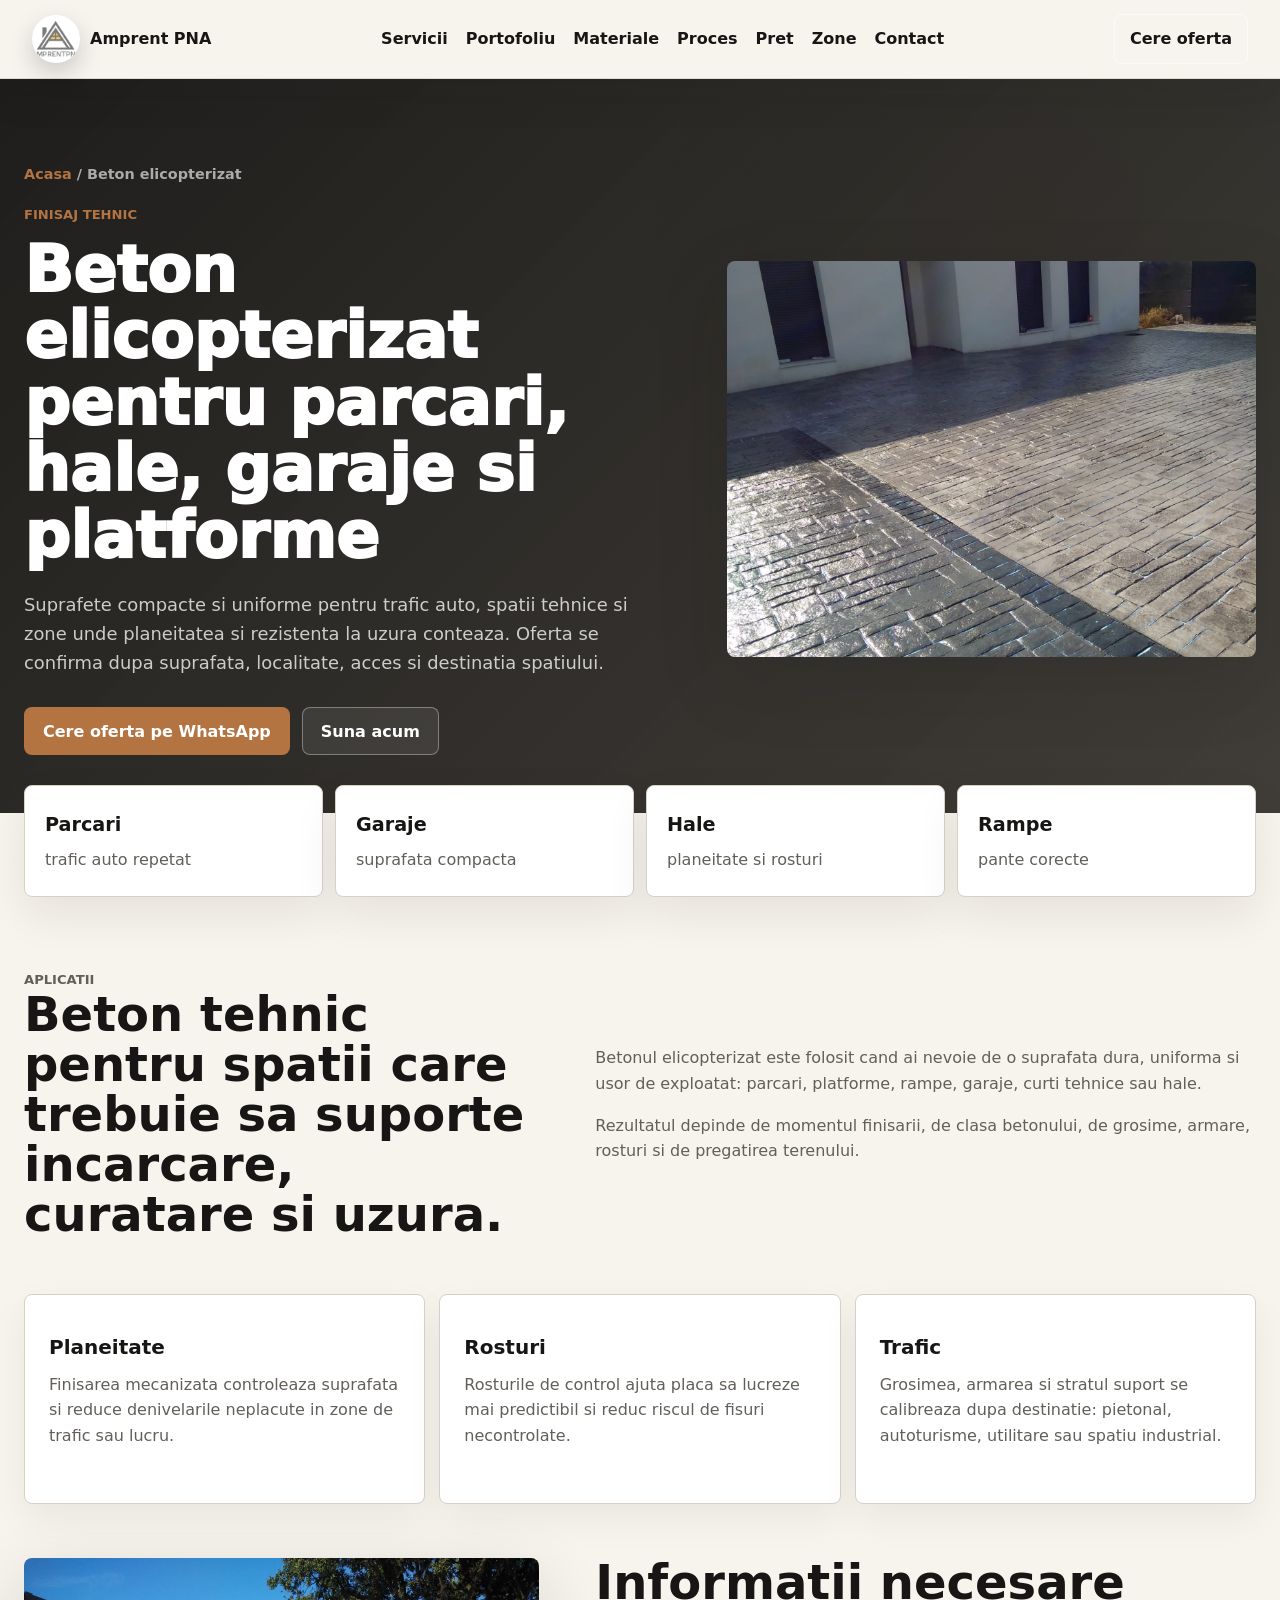
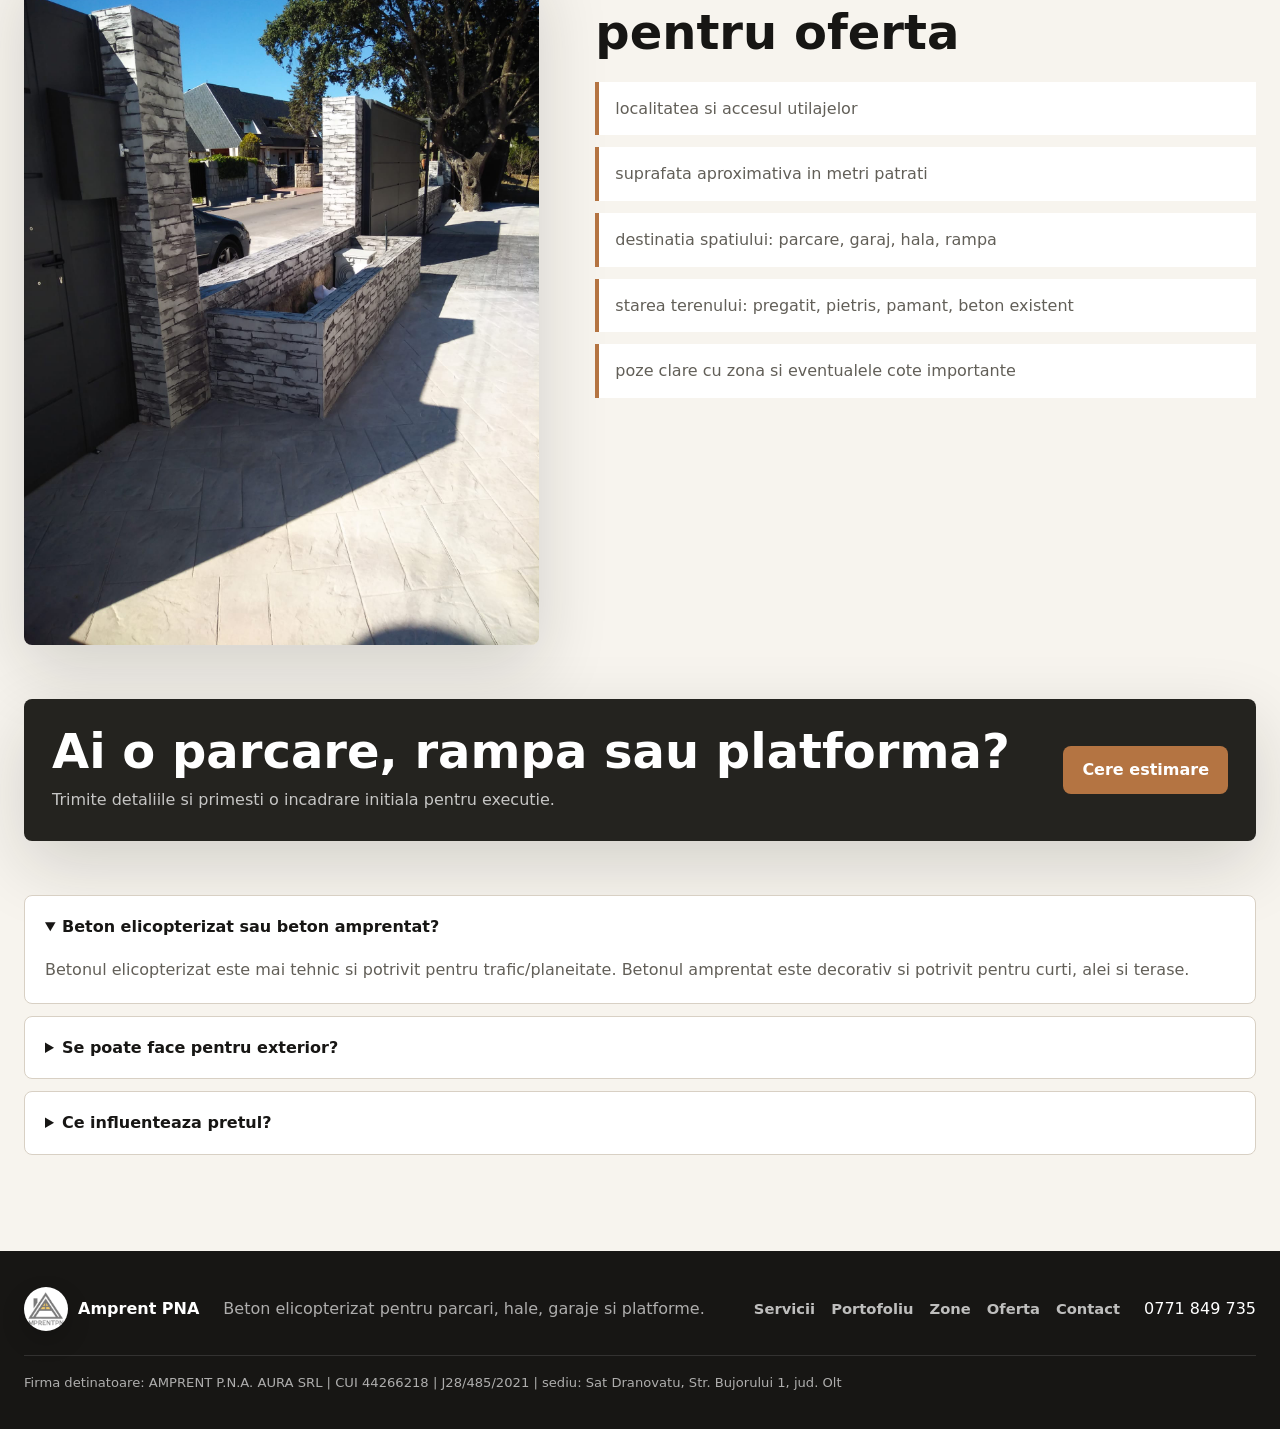
<file: beton-elicopterizat.html>
﻿<!doctype html>
<html lang="ro">
  <head>
    <meta charset="utf-8" />
    <meta name="viewport" content="width=device-width, initial-scale=1" />
    <title>Beton elicopterizat pentru parcari si platforme | Amprent PNA</title>
    <meta name="description" content="Executie beton elicopterizat pentru parcari, garaje, hale, rampe si platforme. Suprafete compacte, planeitate, rosturi si oferta rapida." />
    <link rel="canonical" href="https://amprentpna.ro/beton-elicopterizat.html" />
    <link rel="icon" href="assets/images/cropped-sigla-pna.png" />
    <link rel="stylesheet" href="styles.css?v=20260611-imagesonly" />
  </head>
  <body>
    <header class="site-header static-header">
      <a class="brand" href="index.html"><img src="assets/images/cropped-sigla-pna.png" alt="" /><span>Amprent PNA</span></a>
      <nav class="site-nav static-nav" aria-label="Navigatie">
        <a href="servicii.html">Servicii</a>
        <a href="portofoliu.html">Portofoliu</a>
        <a href="materiale.html">Materiale</a>
        <a href="proces.html">Proces</a>
        <a href="pret-beton-amprentat.html">Pret</a>
        <a href="zone-acoperite.html">Zone</a>
        <a href="contact.html">Contact</a>
      </nav>
      <a class="header-cta" href="oferta-beton-amprentat.html">Cere oferta</a>
    </header>

    <main class="service-page">
      <section class="service-hero dark-service">
        <div class="section-inner service-hero-grid">
          <div>
            <p class="breadcrumb"><a href="index.html">Acasa</a> / Beton elicopterizat</p>
            <p class="eyebrow">Finisaj tehnic</p>
            <h1>Beton elicopterizat pentru parcari, hale, garaje si platforme</h1>
            <p>Suprafete compacte si uniforme pentru trafic auto, spatii tehnice si zone unde planeitatea si rezistenta la uzura conteaza. Oferta se confirma dupa suprafata, localitate, acces si destinatia spatiului.</p>
            <div class="service-actions">
              <a class="button button-primary" href="oferta-beton-amprentat.html">Cere oferta pe WhatsApp</a>
              <a class="button button-ghost dark" href="tel:+40771849735">Suna acum</a>
            </div>
          </div>
          <img src="assets/images/whatsapp-image-2020-11-09-at-19.01.47-4.jpeg" alt="Platforma exterioara cu beton finisat" />
        </div>
      </section>

      <section class="section-inner service-proof">
        <div><strong>Parcari</strong><span>trafic auto repetat</span></div>
        <div><strong>Garaje</strong><span>suprafata compacta</span></div>
        <div><strong>Hale</strong><span>planeitate si rosturi</span></div>
        <div><strong>Rampe</strong><span>pante corecte</span></div>
      </section>

      <section class="section-inner service-content">
        <div class="service-two-col">
          <div>
            <p class="eyebrow">Aplicatii</p>
            <h2>Beton tehnic pentru spatii care trebuie sa suporte incarcare, curatare si uzura.</h2>
          </div>
          <div>
            <p>Betonul elicopterizat este folosit cand ai nevoie de o suprafata dura, uniforma si usor de exploatat: parcari, platforme, rampe, garaje, curti tehnice sau hale.</p>
            <p>Rezultatul depinde de momentul finisarii, de clasa betonului, de grosime, armare, rosturi si de pregatirea terenului.</p>
          </div>
        </div>

        <div class="service-feature-grid">
          <article class="service-panel">
            <h3>Planeitate</h3>
            <p>Finisarea mecanizata controleaza suprafata si reduce denivelarile neplacute in zone de trafic sau lucru.</p>
          </article>
          <article class="service-panel">
            <h3>Rosturi</h3>
            <p>Rosturile de control ajuta placa sa lucreze mai predictibil si reduc riscul de fisuri necontrolate.</p>
          </article>
          <article class="service-panel">
            <h3>Trafic</h3>
            <p>Grosimea, armarea si stratul suport se calibreaza dupa destinatie: pietonal, autoturisme, utilitare sau spatiu industrial.</p>
          </article>
        </div>

        <div class="service-two-col align-start">
          <div class="service-media-panel">
            <img src="assets/images/whatsapp-image-2020-11-09-at-19.01.42-2.jpeg" alt="Beton exterior finisat pentru trafic" />
          </div>
          <div>
            <h2>Informatii necesare pentru oferta</h2>
            <ul class="service-check-list">
              <li>localitatea si accesul utilajelor</li>
              <li>suprafata aproximativa in metri patrati</li>
              <li>destinatia spatiului: parcare, garaj, hala, rampa</li>
              <li>starea terenului: pregatit, pietris, pamant, beton existent</li>
              <li>poze clare cu zona si eventualele cote importante</li>
            </ul>
          </div>
        </div>

        <div class="inline-cta">
          <div>
            <h2>Ai o parcare, rampa sau platforma?</h2>
            <p>Trimite detaliile si primesti o incadrare initiala pentru executie.</p>
          </div>
          <a class="button button-primary" href="https://wa.me/40771849735?text=Buna%20ziua%2C%20vreau%20o%20estimare%20pentru%20beton%20elicopterizat.%20Localitate%3A%20%0ASuprafata%3A%20%0ADestinatie%3A%20">Cere estimare</a>
        </div>

        <div class="service-faq-list">
          <details open>
            <summary>Beton elicopterizat sau beton amprentat?</summary>
            <p>Betonul elicopterizat este mai tehnic si potrivit pentru trafic/planeitate. Betonul amprentat este decorativ si potrivit pentru curti, alei si terase.</p>
          </details>
          <details>
            <summary>Se poate face pentru exterior?</summary>
            <p>Da, daca sunt controlate pantele, scurgerile, rosturile si finisajul potrivit pentru exploatare exterioara.</p>
          </details>
          <details>
            <summary>Ce influenteaza pretul?</summary>
            <p>Suprafata, pregatirea terenului, grosimea, armarea, accesul, transportul, rosturile si destinatia spatiului.</p>
          </details>
        </div>
      </section>
    </main>

    <footer class="site-footer">
      <div class="section-inner footer-grid">
        <a class="brand footer-brand" href="index.html"><img src="assets/images/cropped-sigla-pna.png" alt="" /><span>Amprent PNA</span></a>
        <p>Beton elicopterizat pentru parcari, hale, garaje si platforme.</p>
        <nav class="footer-links" aria-label="Pagini"><a href="servicii.html">Servicii</a><a href="portofoliu.html">Portofoliu</a><a href="zone-acoperite.html">Zone</a><a href="oferta-beton-amprentat.html">Oferta</a><a href="contact.html">Contact</a></nav>
        <a class="text-link" href="tel:+40771849735">0771 849 735</a>
        <p class="company-legal">Firma detinatoare: AMPRENT P.N.A. AURA SRL | CUI 44266218 | J28/485/2021 | sediu: Sat Dranovatu, Str. Bujorului 1, jud. Olt</p>
      </div>
    </footer>

    <script type="application/ld+json">
      {
        "@context": "https://schema.org",
        "@type": "Service",
        "name": "Beton elicopterizat",
        "provider": { "@id": "https://amprentpna.ro/#local-business" },
        "areaServed": { "@type": "AdministrativeArea", "name": "Olt" },
        "serviceType": "Beton elicopterizat pentru parcari, hale, garaje si platforme",
        "url": "https://amprentpna.ro/beton-elicopterizat.html"
      }
    </script>
    <div class="mobile-sticky-cta" data-mobile-cta="always">
      <a href="tel:+40771849735">Suna</a>
      <a href="https://wa.me/40771849735?text=Buna%20ziua%2C%20vreau%20o%20oferta%20pentru%20beton%20amprentat.">WhatsApp</a>
    </div>
    <script src="script.js?v=20260611-imagesonly"></script>
  </body>
</html>
</file>
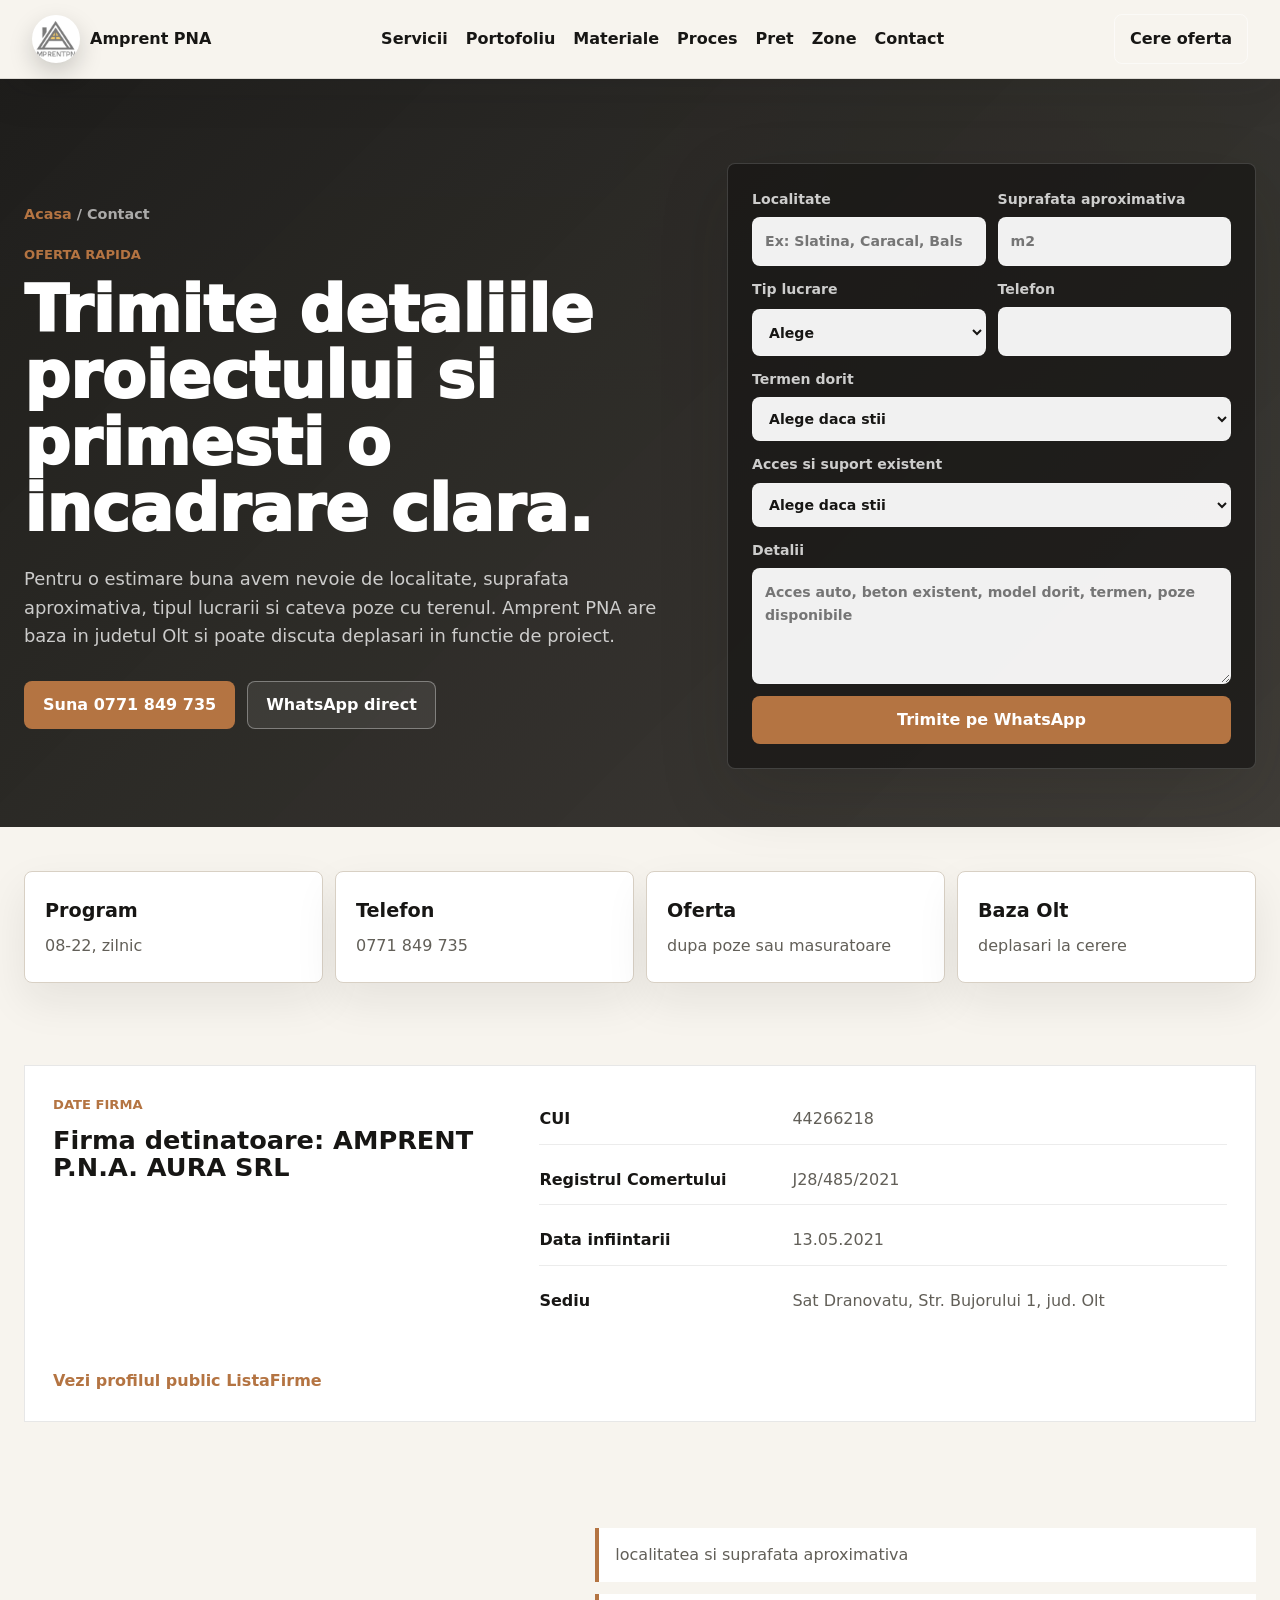
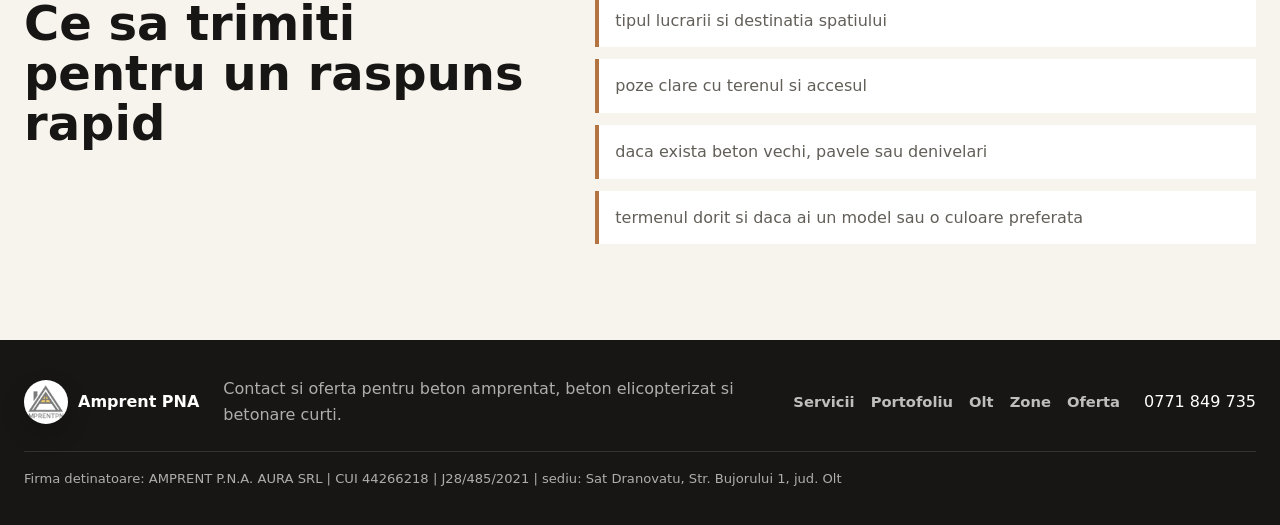
<file: contact.html>
﻿<!doctype html>
<html lang="ro">
  <head>
    <meta charset="utf-8" />
    <meta name="viewport" content="width=device-width, initial-scale=1" />
    <title>Contact si oferta beton amprentat | Amprent PNA</title>
    <meta name="description" content="Contact Amprent PNA pentru oferta beton amprentat sau elicopterizat. Trimite localitatea, suprafata, tipul lucrarii si poze pe WhatsApp." />
    <link rel="canonical" href="https://amprentpna.ro/contact.html" />
    <link rel="icon" href="assets/images/cropped-sigla-pna.png" />
    <link rel="stylesheet" href="styles.css?v=20260611-imagesonly" />
  </head>
  <body>
    <header class="site-header static-header">
      <a class="brand" href="index.html"><img src="assets/images/cropped-sigla-pna.png" alt="" /><span>Amprent PNA</span></a>
      <nav class="site-nav static-nav" aria-label="Navigatie"><a href="servicii.html">Servicii</a><a href="portofoliu.html">Portofoliu</a><a href="materiale.html">Materiale</a><a href="proces.html">Proces</a><a href="pret-beton-amprentat.html">Pret</a><a href="zone-acoperite.html">Zone</a><a href="contact.html">Contact</a></nav>
      <a class="header-cta" href="oferta-beton-amprentat.html">Cere oferta</a>
    </header>

    <main class="service-page">
      <section class="service-hero dark-service">
        <div class="section-inner service-hero-grid">
          <div>
            <p class="breadcrumb"><a href="index.html">Acasa</a> / Contact</p>
            <p class="eyebrow">Oferta rapida</p>
            <h1>Trimite detaliile proiectului si primesti o incadrare clara.</h1>
            <p>Pentru o estimare buna avem nevoie de localitate, suprafata aproximativa, tipul lucrarii si cateva poze cu terenul. Amprent PNA are baza in judetul Olt si poate discuta deplasari in functie de proiect.</p>
            <div class="service-actions"><a class="button button-primary" href="tel:+40771849735">Suna 0771 849 735</a><a class="button button-ghost dark" href="https://wa.me/40771849735">WhatsApp direct</a></div>
          </div>
          <form class="quote-form compact contact-form" data-contact-form>
            <label>Localitate<input name="location" required placeholder="Ex: Slatina, Caracal, Bals" /></label>
            <label>Suprafata aproximativa<input name="area" required inputmode="numeric" placeholder="m2" /></label>
            <label>Tip lucrare<select name="service" required><option value="">Alege</option><option>Beton amprentat</option><option>Beton elicopterizat</option><option>Betonare curte</option><option>Terasa / piscina</option><option>Parcare / rampa</option></select></label>
            <label>Telefon<input name="phone" required inputmode="tel" /></label>
            <label class="wide">Termen dorit<select name="timeline"><option value="">Alege daca stii</option><option>Cat mai repede</option><option>In urmatoarele 30 de zile</option><option>In 1-3 luni</option><option>Doar vreau o estimare</option></select></label>
            <label class="wide">Acces si suport existent<select name="access"><option value="">Alege daca stii</option><option>Teren liber / pamant</option><option>Beton existent</option><option>Pavele existente</option><option>Acces dificil pentru utilaje</option></select></label>
            <label class="wide">Detalii<textarea name="message" rows="4" placeholder="Acces auto, beton existent, model dorit, termen, poze disponibile"></textarea></label>
            <button class="button button-primary wide" type="submit">Trimite pe WhatsApp</button>
          </form>
        </div>
      </section>

      <section class="section-inner service-content">
        <div class="service-proof">
          <div><strong>Program</strong><span>08-22, zilnic</span></div>
          <div><strong>Telefon</strong><span>0771 849 735</span></div>
          <div><strong>Oferta</strong><span>dupa poze sau masuratoare</span></div>
          <div><strong>Baza Olt</strong><span>deplasari la cerere</span></div>
        </div>
        <div class="company-registry-card">
          <div>
            <p class="eyebrow">Date firma</p>
            <h2>Firma detinatoare: AMPRENT P.N.A. AURA SRL</h2>
          </div>
          <ul>
            <li><strong>CUI</strong><span>44266218</span></li>
            <li><strong>Registrul Comertului</strong><span>J28/485/2021</span></li>
            <li><strong>Data infiintarii</strong><span>13.05.2021</span></li>
            <li><strong>Sediu</strong><span>Sat Dranovatu, Str. Bujorului 1, jud. Olt</span></li>
          </ul>
          <a class="section-link" href="https://listafirme.eu/amprent-p.n.a.-aura-srl-44266218/" target="_blank" rel="noopener">Vezi profilul public ListaFirme</a>
        </div>
        <div class="service-two-col">
          <div><h2>Ce sa trimiti pentru un raspuns rapid</h2></div>
          <ul class="service-check-list">
            <li>localitatea si suprafata aproximativa</li>
            <li>tipul lucrarii si destinatia spatiului</li>
            <li>poze clare cu terenul si accesul</li>
            <li>daca exista beton vechi, pavele sau denivelari</li>
            <li>termenul dorit si daca ai un model sau o culoare preferata</li>
          </ul>
        </div>
      </section>
    </main>

    <footer class="site-footer">
      <div class="section-inner footer-grid">
        <a class="brand footer-brand" href="index.html"><img src="assets/images/cropped-sigla-pna.png" alt="" /><span>Amprent PNA</span></a>
        <p>Contact si oferta pentru beton amprentat, beton elicopterizat si betonare curti.</p>
        <nav class="footer-links" aria-label="Pagini"><a href="servicii.html">Servicii</a><a href="portofoliu.html">Portofoliu</a><a href="beton-amprentat-olt.html">Olt</a><a href="zone-acoperite.html">Zone</a><a href="oferta-beton-amprentat.html">Oferta</a></nav>
        <a class="text-link" href="tel:+40771849735">0771 849 735</a>
        <p class="company-legal">Firma detinatoare: AMPRENT P.N.A. AURA SRL | CUI 44266218 | J28/485/2021 | sediu: Sat Dranovatu, Str. Bujorului 1, jud. Olt</p>
      </div>
    </footer>

    <div class="mobile-sticky-cta" data-mobile-cta="always">
      <a href="tel:+40771849735">Suna</a>
      <a href="https://wa.me/40771849735?text=Buna%20ziua%2C%20vreau%20o%20oferta%20pentru%20beton%20amprentat.">WhatsApp</a>
    </div>
    <script src="script.js?v=20260611-imagesonly"></script>
  </body>
</html>
</file>
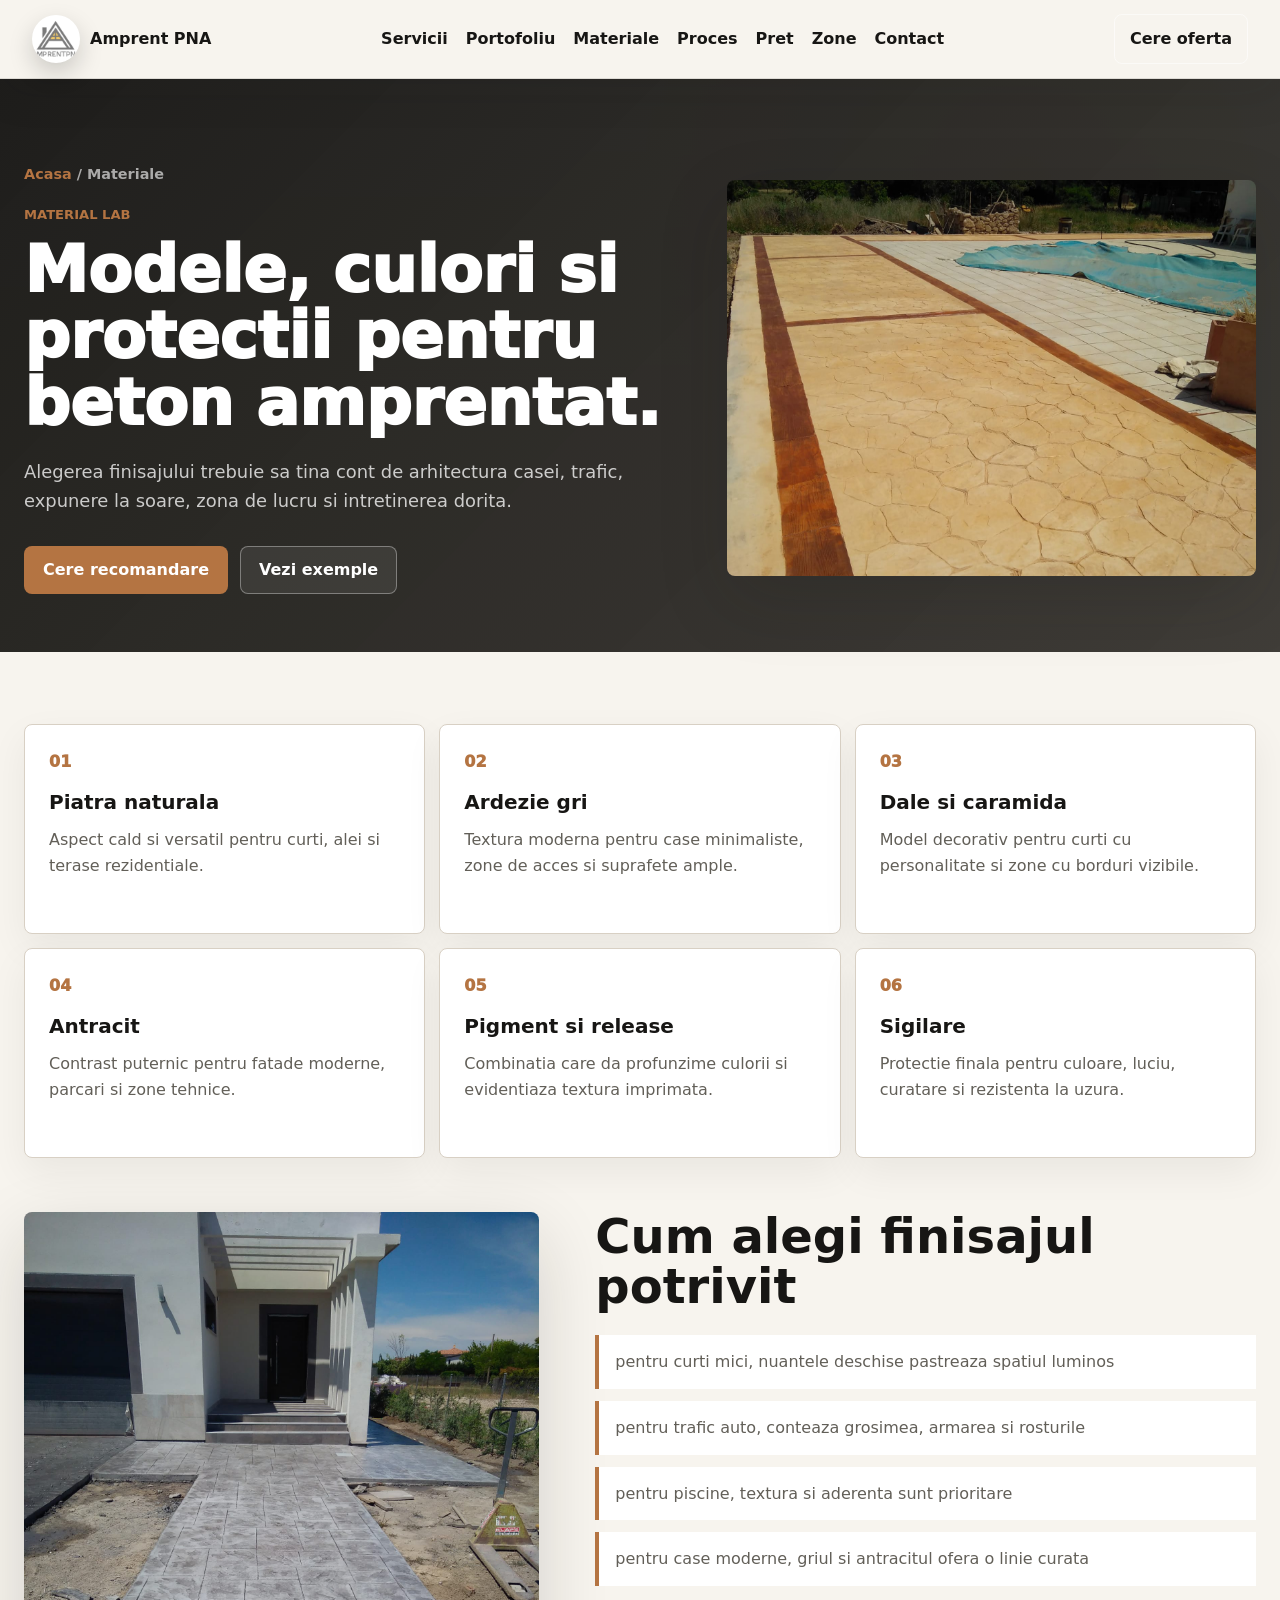
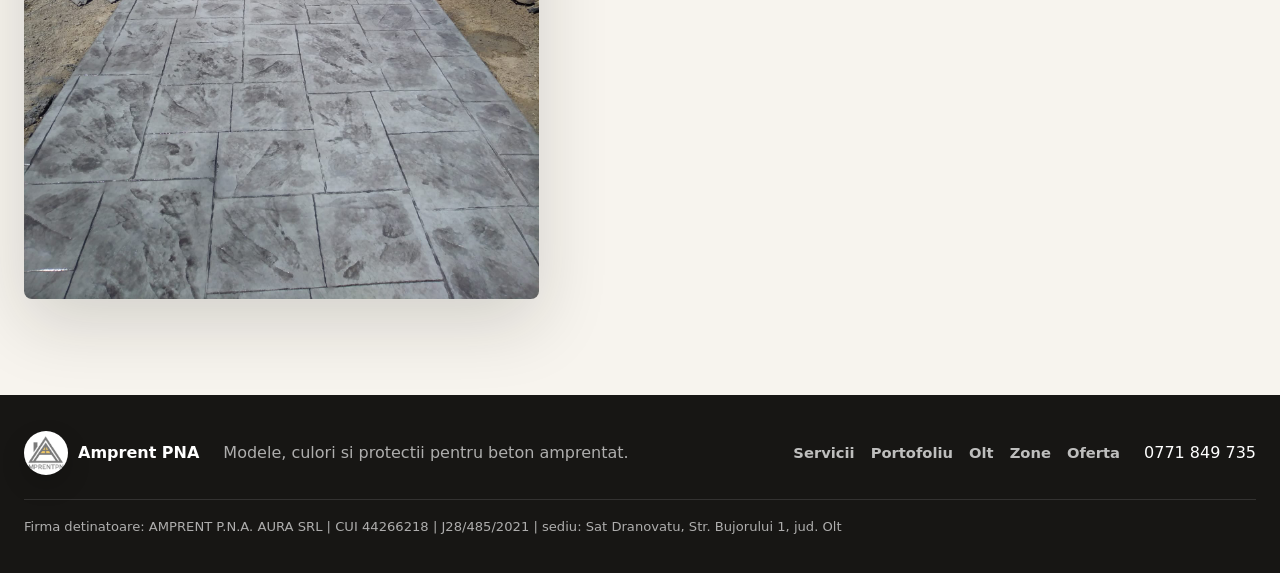
<file: materiale.html>
﻿<!doctype html>
<html lang="ro">
  <head>
    <meta charset="utf-8" />
    <meta name="viewport" content="width=device-width, initial-scale=1" />
    <title>Modele si materiale beton amprentat | Amprent PNA</title>
    <meta name="description" content="Modele, culori, texturi si protectii pentru beton amprentat: piatra naturala, ardezie, dale, caramida, antracit si sigilare." />
    <link rel="canonical" href="https://amprentpna.ro/materiale.html" />
    <link rel="icon" href="assets/images/cropped-sigla-pna.png" />
    <link rel="stylesheet" href="styles.css?v=20260611-imagesonly" />
  </head>
  <body>
    <header class="site-header static-header">
      <a class="brand" href="index.html"><img src="assets/images/cropped-sigla-pna.png" alt="" /><span>Amprent PNA</span></a>
      <nav class="site-nav static-nav" aria-label="Navigatie"><a href="servicii.html">Servicii</a><a href="portofoliu.html">Portofoliu</a><a href="materiale.html">Materiale</a><a href="proces.html">Proces</a><a href="pret-beton-amprentat.html">Pret</a><a href="zone-acoperite.html">Zone</a><a href="contact.html">Contact</a></nav>
      <a class="header-cta" href="oferta-beton-amprentat.html">Cere oferta</a>
    </header>

    <main class="service-page">
      <section class="service-hero dark-service">
        <div class="section-inner service-hero-grid">
          <div>
            <p class="breadcrumb"><a href="index.html">Acasa</a> / Materiale</p>
            <p class="eyebrow">Material Lab</p>
            <h1>Modele, culori si protectii pentru beton amprentat.</h1>
            <p>Alegerea finisajului trebuie sa tina cont de arhitectura casei, trafic, expunere la soare, zona de lucru si intretinerea dorita.</p>
            <div class="service-actions"><a class="button button-primary" href="oferta-beton-amprentat.html">Cere recomandare</a><a class="button button-ghost dark" href="portofoliu.html">Vezi exemple</a></div>
          </div>
          <img src="assets/images/whatsapp-image-2020-11-09-at-19.01.36-2.jpeg" alt="Zona de piscina cu beton amprentat" />
        </div>
      </section>

      <section class="section-inner service-content">
        <div class="service-feature-grid">
          <article class="service-panel"><span>01</span><h3>Piatra naturala</h3><p>Aspect cald si versatil pentru curti, alei si terase rezidentiale.</p></article>
          <article class="service-panel"><span>02</span><h3>Ardezie gri</h3><p>Textura moderna pentru case minimaliste, zone de acces si suprafete ample.</p></article>
          <article class="service-panel"><span>03</span><h3>Dale si caramida</h3><p>Model decorativ pentru curti cu personalitate si zone cu borduri vizibile.</p></article>
          <article class="service-panel"><span>04</span><h3>Antracit</h3><p>Contrast puternic pentru fatade moderne, parcari si zone tehnice.</p></article>
          <article class="service-panel"><span>05</span><h3>Pigment si release</h3><p>Combinatia care da profunzime culorii si evidentiaza textura imprimata.</p></article>
          <article class="service-panel"><span>06</span><h3>Sigilare</h3><p>Protectie finala pentru culoare, luciu, curatare si rezistenta la uzura.</p></article>
        </div>
        <div class="service-two-col align-start">
          <div class="service-media-panel"><img src="assets/images/whatsapp-image-2020-11-09-at-19.01.39-2.jpeg" alt="Textura beton amprentat" /></div>
          <div>
            <h2>Cum alegi finisajul potrivit</h2>
            <ul class="service-check-list">
              <li>pentru curti mici, nuantele deschise pastreaza spatiul luminos</li>
              <li>pentru trafic auto, conteaza grosimea, armarea si rosturile</li>
              <li>pentru piscine, textura si aderenta sunt prioritare</li>
              <li>pentru case moderne, griul si antracitul ofera o linie curata</li>
            </ul>
          </div>
        </div>
      </section>
    </main>

    <footer class="site-footer">
      <div class="section-inner footer-grid">
        <a class="brand footer-brand" href="index.html"><img src="assets/images/cropped-sigla-pna.png" alt="" /><span>Amprent PNA</span></a>
        <p>Modele, culori si protectii pentru beton amprentat.</p>
        <nav class="footer-links" aria-label="Pagini"><a href="servicii.html">Servicii</a><a href="portofoliu.html">Portofoliu</a><a href="beton-amprentat-olt.html">Olt</a><a href="zone-acoperite.html">Zone</a><a href="oferta-beton-amprentat.html">Oferta</a></nav>
        <a class="text-link" href="tel:+40771849735">0771 849 735</a>
        <p class="company-legal">Firma detinatoare: AMPRENT P.N.A. AURA SRL | CUI 44266218 | J28/485/2021 | sediu: Sat Dranovatu, Str. Bujorului 1, jud. Olt</p>
      </div>
    </footer>
    <div class="mobile-sticky-cta" data-mobile-cta="always">
      <a href="tel:+40771849735">Suna</a>
      <a href="https://wa.me/40771849735?text=Buna%20ziua%2C%20vreau%20o%20oferta%20pentru%20beton%20amprentat.">WhatsApp</a>
    </div>
    <script src="script.js?v=20260611-imagesonly"></script>
  </body>
</html>
</file>
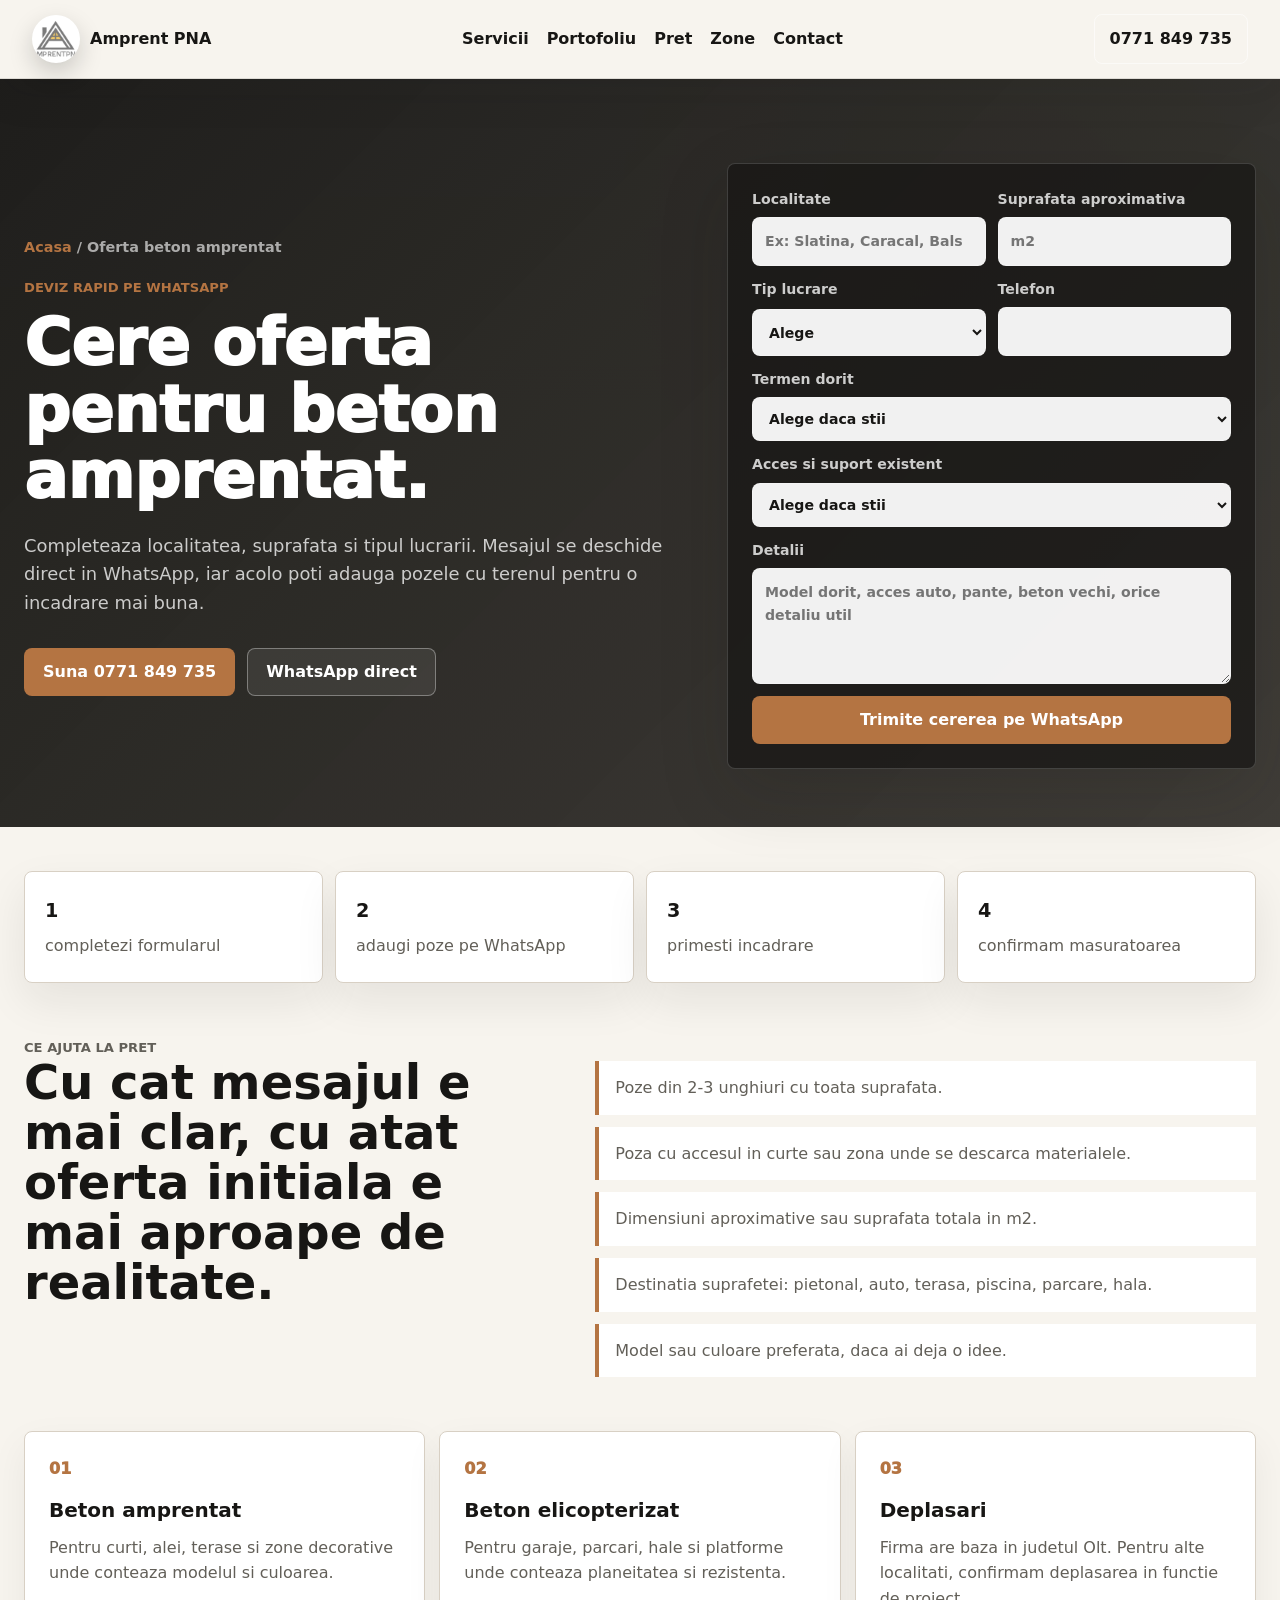
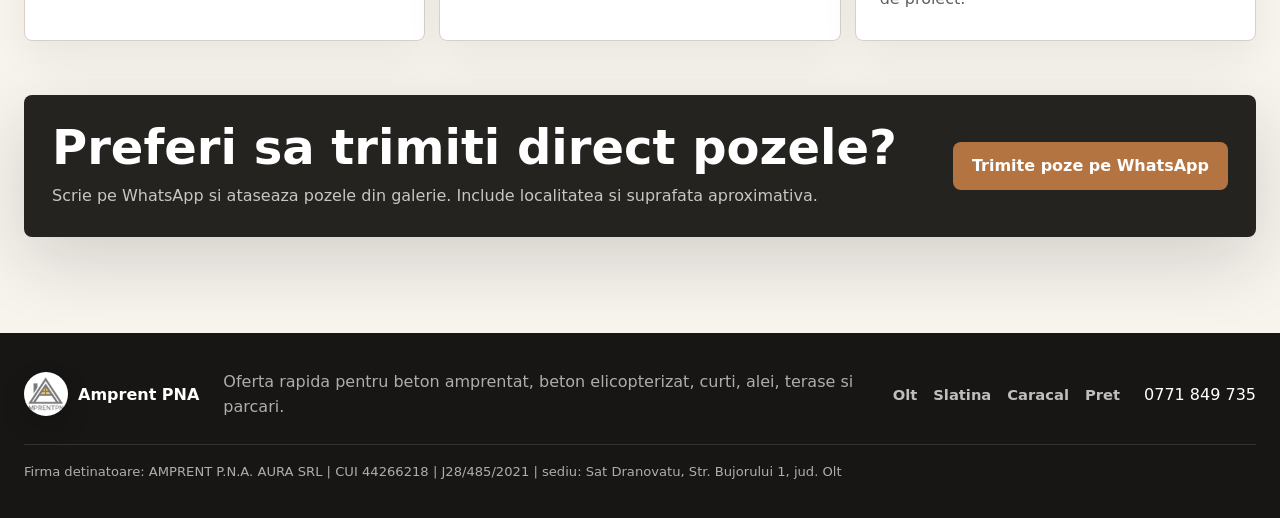
<file: oferta-beton-amprentat.html>
﻿<!doctype html>
<html lang="ro">
  <head>
    <meta charset="utf-8" />
    <meta name="viewport" content="width=device-width, initial-scale=1" />
    <title>Oferta beton amprentat | Deviz rapid | Amprent PNA</title>
    <meta name="description" content="Cere oferta pentru beton amprentat. Trimite localitatea, suprafata, tipul lucrarii si poze pe WhatsApp pentru o incadrare rapida." />
    <link rel="canonical" href="https://amprentpna.ro/oferta-beton-amprentat.html" />
    <meta property="og:title" content="Cere oferta beton amprentat | Amprent PNA" />
    <meta property="og:description" content="Formular rapid pentru beton amprentat, beton elicopterizat, curti, alei, terase si parcari." />
    <meta property="og:type" content="website" />
    <meta property="og:image" content="https://amprentpna.ro/assets/images/whatsapp-image-2020-11-09-at-18.56.56-copy-2.jpeg" />
    <link rel="icon" href="assets/images/cropped-sigla-pna.png" />
    <link rel="stylesheet" href="styles.css?v=20260611-imagesonly" />
  </head>
  <body>
    <header class="site-header static-header">
      <a class="brand" href="index.html"><img src="assets/images/cropped-sigla-pna.png" alt="" /><span>Amprent PNA</span></a>
      <nav class="site-nav static-nav" aria-label="Navigatie">
        <a href="servicii.html">Servicii</a>
        <a href="portofoliu.html">Portofoliu</a>
        <a href="pret-beton-amprentat.html">Pret</a>
        <a href="zone-acoperite.html">Zone</a>
        <a href="contact.html">Contact</a>
      </nav>
      <a class="header-cta" href="tel:+40771849735">0771 849 735</a>
    </header>

    <main class="service-page">
      <section class="service-hero dark-service">
        <div class="section-inner service-hero-grid">
          <div>
            <p class="breadcrumb"><a href="index.html">Acasa</a> / Oferta beton amprentat</p>
            <p class="eyebrow">Deviz rapid pe WhatsApp</p>
            <h1>Cere oferta pentru beton amprentat.</h1>
            <p>Completeaza localitatea, suprafata si tipul lucrarii. Mesajul se deschide direct in WhatsApp, iar acolo poti adauga pozele cu terenul pentru o incadrare mai buna.</p>
            <div class="service-actions">
              <a class="button button-primary" href="tel:+40771849735">Suna 0771 849 735</a>
              <a class="button button-ghost dark" href="https://wa.me/40771849735?text=Buna%20ziua%2C%20vreau%20o%20oferta%20pentru%20beton%20amprentat.">WhatsApp direct</a>
            </div>
          </div>

          <form class="quote-form compact contact-form" data-contact-form>
            <label>Localitate<input name="location" required placeholder="Ex: Slatina, Caracal, Bals" autocomplete="address-level2" /></label>
            <label>Suprafata aproximativa<input name="area" required inputmode="numeric" placeholder="m2" /></label>
            <label>Tip lucrare<select name="service" required><option value="">Alege</option><option>Beton amprentat</option><option>Beton elicopterizat</option><option>Betonare curte</option><option>Alee auto</option><option>Terasa / piscina</option><option>Parcare / platforma</option></select></label>
            <label>Telefon<input name="phone" required inputmode="tel" autocomplete="tel" /></label>
            <label class="wide">Termen dorit<select name="timeline"><option value="">Alege daca stii</option><option>Cat mai repede</option><option>In urmatoarele 30 de zile</option><option>In 1-3 luni</option><option>Doar vreau o estimare</option></select></label>
            <label class="wide">Acces si suport existent<select name="access"><option value="">Alege daca stii</option><option>Teren liber / pamant</option><option>Beton existent</option><option>Pavele existente</option><option>Acces dificil pentru utilaje</option></select></label>
            <label class="wide">Detalii<textarea name="message" rows="4" placeholder="Model dorit, acces auto, pante, beton vechi, orice detaliu util"></textarea></label>
            <button class="button button-primary wide" type="submit">Trimite cererea pe WhatsApp</button>
          </form>
        </div>
      </section>

      <section class="section-inner service-content">
        <div class="service-proof">
          <div><strong>1</strong><span>completezi formularul</span></div>
          <div><strong>2</strong><span>adaugi poze pe WhatsApp</span></div>
          <div><strong>3</strong><span>primesti incadrare</span></div>
          <div><strong>4</strong><span>confirmam masuratoarea</span></div>
        </div>

        <div class="service-two-col align-start">
          <div>
            <p class="eyebrow">Ce ajuta la pret</p>
            <h2>Cu cat mesajul e mai clar, cu atat oferta initiala e mai aproape de realitate.</h2>
          </div>
          <ul class="service-check-list">
            <li>Poze din 2-3 unghiuri cu toata suprafata.</li>
            <li>Poza cu accesul in curte sau zona unde se descarca materialele.</li>
            <li>Dimensiuni aproximative sau suprafata totala in m2.</li>
            <li>Destinatia suprafetei: pietonal, auto, terasa, piscina, parcare, hala.</li>
            <li>Model sau culoare preferata, daca ai deja o idee.</li>
          </ul>
        </div>

        <div class="service-feature-grid">
          <article class="service-panel">
            <span>01</span>
            <h3>Beton amprentat</h3>
            <p>Pentru curti, alei, terase si zone decorative unde conteaza modelul si culoarea.</p>
          </article>
          <article class="service-panel">
            <span>02</span>
            <h3>Beton elicopterizat</h3>
            <p>Pentru garaje, parcari, hale si platforme unde conteaza planeitatea si rezistenta.</p>
          </article>
          <article class="service-panel">
            <span>03</span>
            <h3>Deplasari</h3>
            <p>Firma are baza in judetul Olt. Pentru alte localitati, confirmam deplasarea in functie de proiect.</p>
          </article>
        </div>

        <div class="inline-cta">
          <div>
            <h2>Preferi sa trimiti direct pozele?</h2>
            <p>Scrie pe WhatsApp si ataseaza pozele din galerie. Include localitatea si suprafata aproximativa.</p>
          </div>
          <a class="button button-primary" href="https://wa.me/40771849735?text=Buna%20ziua%2C%20vreau%20sa%20trimit%20poze%20pentru%20o%20oferta%20de%20beton%20amprentat.">Trimite poze pe WhatsApp</a>
        </div>
      </section>
    </main>

    <footer class="site-footer">
      <div class="section-inner footer-grid">
        <a class="brand footer-brand" href="index.html"><img src="assets/images/cropped-sigla-pna.png" alt="" /><span>Amprent PNA</span></a>
        <p>Oferta rapida pentru beton amprentat, beton elicopterizat, curti, alei, terase si parcari.</p>
        <nav class="footer-links" aria-label="Pagini">
          <a href="beton-amprentat-olt.html">Olt</a>
          <a href="beton-amprentat-slatina.html">Slatina</a>
          <a href="beton-amprentat-caracal.html">Caracal</a>
          <a href="pret-beton-amprentat.html">Pret</a>
        </nav>
        <a class="text-link" href="tel:+40771849735">0771 849 735</a>
        <p class="company-legal">Firma detinatoare: AMPRENT P.N.A. AURA SRL | CUI 44266218 | J28/485/2021 | sediu: Sat Dranovatu, Str. Bujorului 1, jud. Olt</p>
      </div>
    </footer>

    <div class="mobile-sticky-cta" data-mobile-cta="always">
      <a href="tel:+40771849735">Suna</a>
      <a href="https://wa.me/40771849735?text=Buna%20ziua%2C%20vreau%20o%20oferta%20pentru%20beton%20amprentat.">WhatsApp</a>
    </div>
    <script src="script.js?v=20260611-imagesonly"></script>
    <script type="application/ld+json">
      {
        "@context": "https://schema.org",
        "@graph": [
          {
            "@type": "WebPage",
            "@id": "https://amprentpna.ro/oferta-beton-amprentat.html#page",
            "name": "Oferta beton amprentat",
            "url": "https://amprentpna.ro/oferta-beton-amprentat.html",
            "inLanguage": "ro-RO",
            "isPartOf": { "@id": "https://amprentpna.ro/#website" }
          },
          {
            "@type": "BreadcrumbList",
            "@id": "https://amprentpna.ro/oferta-beton-amprentat.html#breadcrumb",
            "itemListElement": [
              { "@type": "ListItem", "position": 1, "name": "Acasa", "item": "https://amprentpna.ro/" },
              { "@type": "ListItem", "position": 2, "name": "Oferta beton amprentat", "item": "https://amprentpna.ro/oferta-beton-amprentat.html" }
            ]
          }
        ]
      }
    </script>
  </body>
</html>
</file>
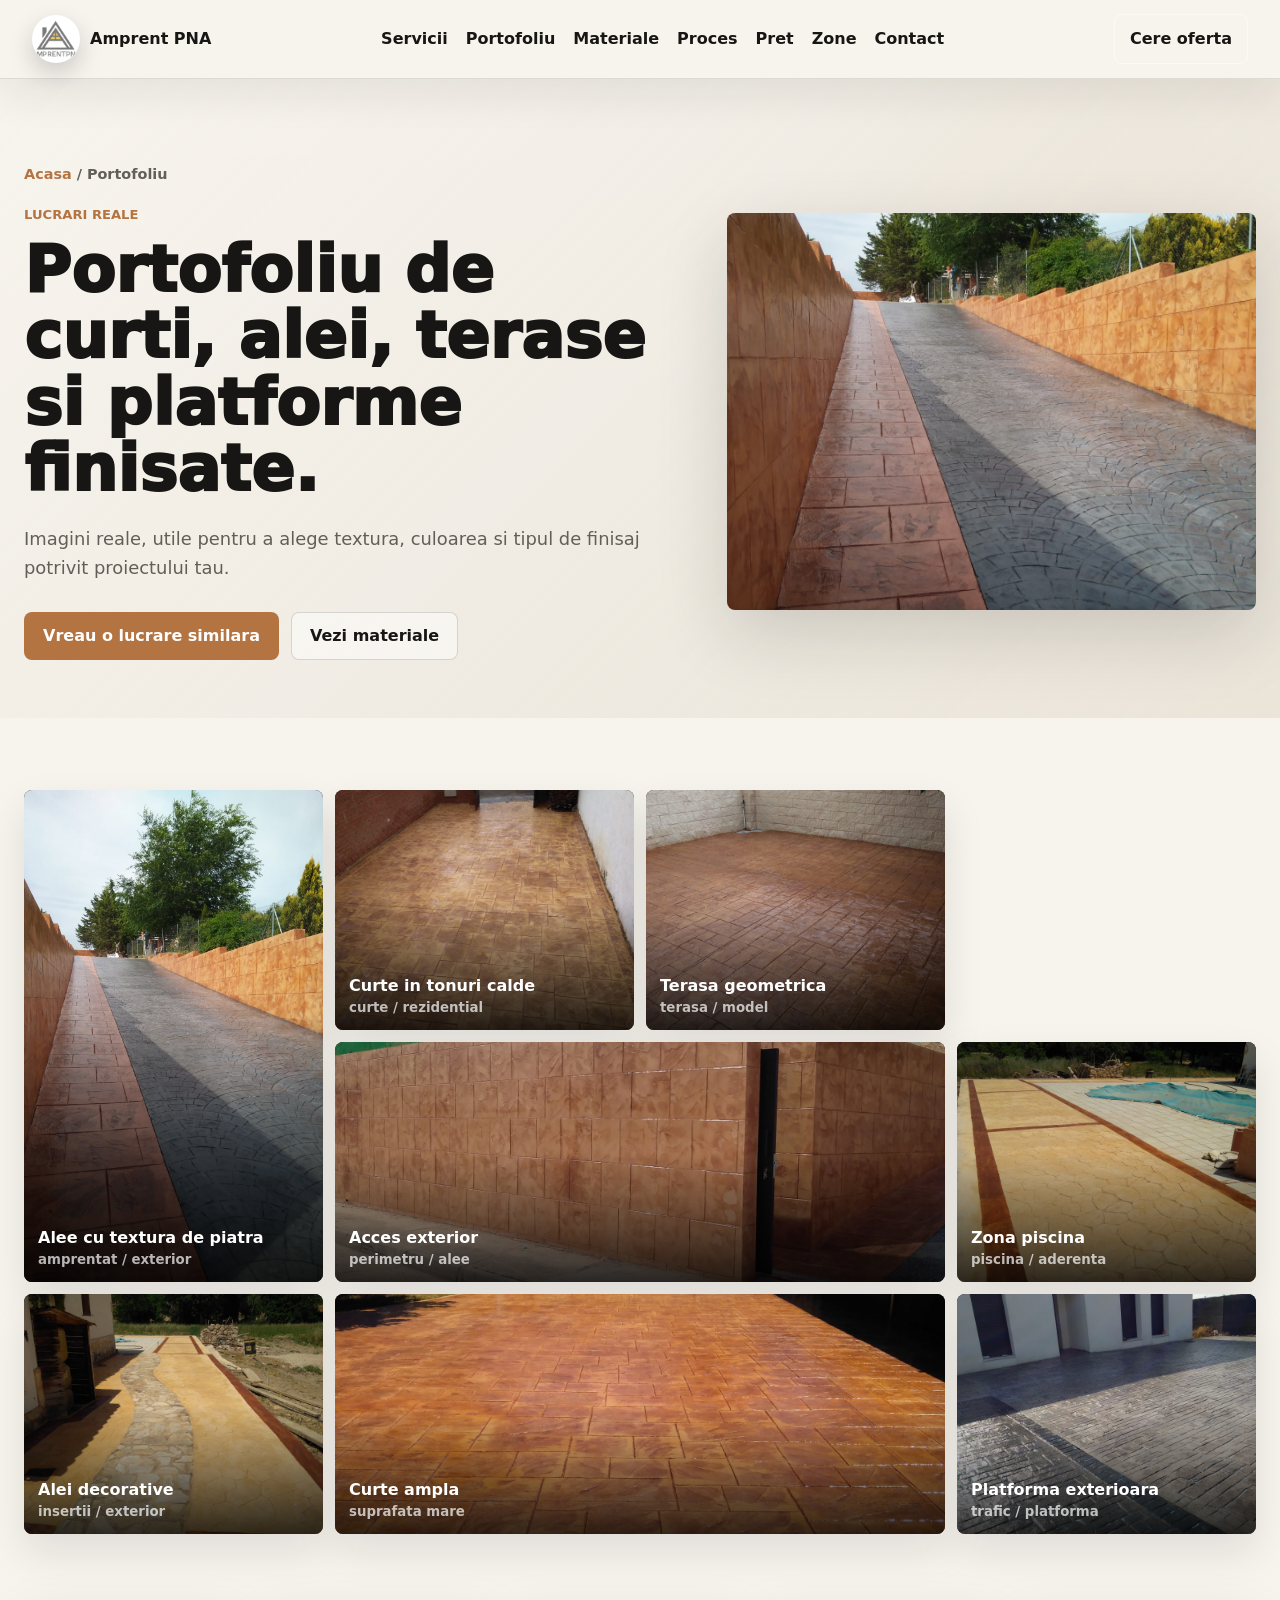
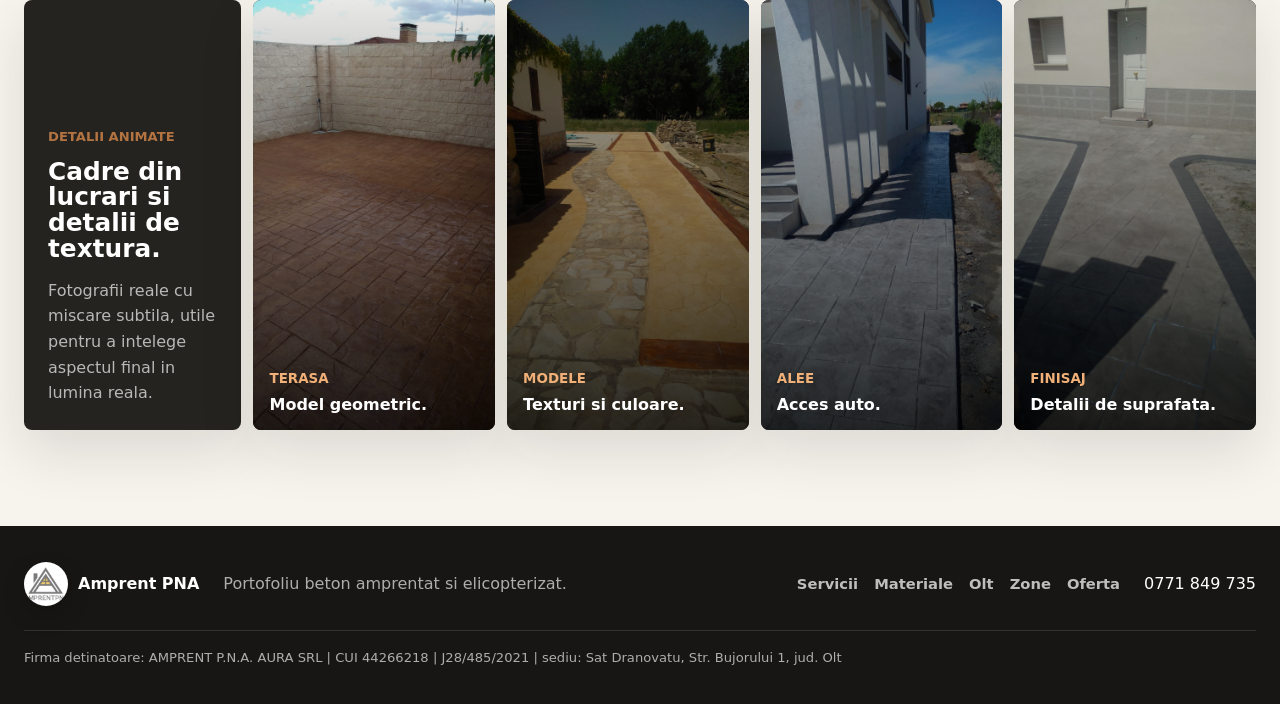
<file: portofoliu.html>
﻿<!doctype html>
<html lang="ro">
  <head>
    <meta charset="utf-8" />
    <meta name="viewport" content="width=device-width, initial-scale=1" />
    <title>Portofoliu beton amprentat | Lucrari Amprent PNA</title>
    <meta name="description" content="Portofoliu Amprent PNA cu lucrari reale de beton amprentat si beton elicopterizat pentru curti, alei, terase, piscine, parcari si platforme." />
    <link rel="canonical" href="https://amprentpna.ro/portofoliu.html" />
    <link rel="icon" href="assets/images/cropped-sigla-pna.png" />
    <link rel="stylesheet" href="styles.css?v=20260611-imagesonly" />
  </head>
  <body>
    <header class="site-header static-header">
      <a class="brand" href="index.html"><img src="assets/images/cropped-sigla-pna.png" alt="" /><span>Amprent PNA</span></a>
      <nav class="site-nav static-nav" aria-label="Navigatie">
        <a href="servicii.html">Servicii</a>
        <a href="portofoliu.html">Portofoliu</a>
        <a href="materiale.html">Materiale</a>
        <a href="proces.html">Proces</a>
        <a href="pret-beton-amprentat.html">Pret</a>
        <a href="zone-acoperite.html">Zone</a>
        <a href="contact.html">Contact</a>
      </nav>
      <a class="header-cta" href="oferta-beton-amprentat.html">Cere oferta</a>
    </header>

    <main class="service-page">
      <section class="service-hero">
        <div class="section-inner service-hero-grid">
          <div>
            <p class="breadcrumb"><a href="index.html">Acasa</a> / Portofoliu</p>
            <p class="eyebrow">Lucrari reale</p>
            <h1>Portofoliu de curti, alei, terase si platforme finisate.</h1>
            <p>Imagini reale, utile pentru a alege textura, culoarea si tipul de finisaj potrivit proiectului tau.</p>
            <div class="service-actions">
              <a class="button button-primary" href="oferta-beton-amprentat.html">Vreau o lucrare similara</a>
              <a class="button button-ghost" href="materiale.html">Vezi materiale</a>
            </div>
          </div>
          <img src="assets/images/whatsapp-image-2020-11-09-at-18.56.56-copy-2.jpeg" alt="Alee lunga din beton amprentat" />
        </div>
      </section>

      <section class="section-inner service-content">
        <div class="gallery-grid case-wall">
          <a class="gallery-item tall" href="assets/images/whatsapp-image-2020-11-09-at-18.56.56-copy-2.jpeg"><img src="assets/images/whatsapp-image-2020-11-09-at-18.56.56-copy-2.jpeg" alt="Alee lunga din beton amprentat" loading="lazy" /><span>Alee cu textura de piatra</span><small>amprentat / exterior</small></a>
          <a class="gallery-item" href="assets/images/whatsapp-image-2020-11-09-at-19.01.27-4.jpeg"><img src="assets/images/whatsapp-image-2020-11-09-at-19.01.27-4.jpeg" alt="Curte finisata in tonuri calde" loading="lazy" /><span>Curte in tonuri calde</span><small>curte / rezidential</small></a>
          <a class="gallery-item" href="assets/images/whatsapp-image-2020-11-09-at-19.01.30-4.jpeg"><img src="assets/images/whatsapp-image-2020-11-09-at-19.01.30-4.jpeg" alt="Terasa cu beton amprentat geometric" loading="lazy" /><span>Terasa geometrica</span><small>terasa / model</small></a>
          <a class="gallery-item wide" href="assets/images/whatsapp-image-2020-11-09-at-19.01.33-3.jpeg"><img src="assets/images/whatsapp-image-2020-11-09-at-19.01.33-3.jpeg" alt="Acces exterior si gard finisate" loading="lazy" /><span>Acces exterior</span><small>perimetru / alee</small></a>
          <a class="gallery-item" href="assets/images/whatsapp-image-2020-11-09-at-19.01.36-2.jpeg"><img src="assets/images/whatsapp-image-2020-11-09-at-19.01.36-2.jpeg" alt="Zona de piscina cu beton decorativ" loading="lazy" /><span>Zona piscina</span><small>piscina / aderenta</small></a>
          <a class="gallery-item" href="assets/images/whatsapp-image-2020-11-09-at-19.01.38-2.jpeg"><img src="assets/images/whatsapp-image-2020-11-09-at-19.01.38-2.jpeg" alt="Alei exterioare cu insertii decorative" loading="lazy" /><span>Alei decorative</span><small>insertii / exterior</small></a>
          <a class="gallery-item wide" href="assets/images/whatsapp-image-2020-11-09-at-19.01.40-1-3.jpeg"><img src="assets/images/whatsapp-image-2020-11-09-at-19.01.40-1-3.jpeg" alt="Curte ampla cu finisaj cald" loading="lazy" /><span>Curte ampla</span><small>suprafata mare</small></a>
          <a class="gallery-item" href="assets/images/whatsapp-image-2020-11-09-at-19.01.47-4.jpeg"><img src="assets/images/whatsapp-image-2020-11-09-at-19.01.47-4.jpeg" alt="Platforma exterioara finisata" loading="lazy" /><span>Platforma exterioara</span><small>trafic / platforma</small></a>
        </div>

        <div class="reel-showcase">
          <div class="reel-intro">
            <p class="eyebrow">Detalii animate</p>
            <h3>Cadre din lucrari si detalii de textura.</h3>
            <p>Fotografii reale cu miscare subtila, utile pentru a intelege aspectul final in lumina reala.</p>
          </div>
          <article class="motion-card reel-card image-motion-card"><img src="assets/images/whatsapp-image-2020-11-09-at-19.01.30-4.jpeg" alt="Terasa cu beton amprentat geometric" loading="lazy" /><div><span>Terasa</span><h3>Model geometric.</h3></div></article>
          <article class="motion-card reel-card image-motion-card"><img src="assets/images/whatsapp-image-2020-11-09-at-19.01.38-2.jpeg" alt="Alei decorative din beton amprentat" loading="lazy" /><div><span>Modele</span><h3>Texturi si culoare.</h3></div></article>
          <article class="motion-card reel-card image-motion-card"><img src="assets/images/whatsapp-image-2020-11-09-at-19.01.40-3.jpeg" alt="Alee auto cu beton amprentat" loading="lazy" /><div><span>Alee</span><h3>Acces auto.</h3></div></article>
          <article class="motion-card reel-card image-motion-card"><img src="assets/images/whatsapp-image-2020-11-09-at-19.01.41-1-2.jpeg" alt="Detaliu finisaj beton amprentat" loading="lazy" /><div><span>Finisaj</span><h3>Detalii de suprafata.</h3></div></article>
        </div>
      </section>
    </main>

    <footer class="site-footer">
      <div class="section-inner footer-grid">
        <a class="brand footer-brand" href="index.html"><img src="assets/images/cropped-sigla-pna.png" alt="" /><span>Amprent PNA</span></a>
        <p>Portofoliu beton amprentat si elicopterizat.</p>
        <nav class="footer-links" aria-label="Pagini"><a href="servicii.html">Servicii</a><a href="materiale.html">Materiale</a><a href="beton-amprentat-olt.html">Olt</a><a href="zone-acoperite.html">Zone</a><a href="oferta-beton-amprentat.html">Oferta</a></nav>
        <a class="text-link" href="tel:+40771849735">0771 849 735</a>
        <p class="company-legal">Firma detinatoare: AMPRENT P.N.A. AURA SRL | CUI 44266218 | J28/485/2021 | sediu: Sat Dranovatu, Str. Bujorului 1, jud. Olt</p>
      </div>
    </footer>
    <div class="mobile-sticky-cta" data-mobile-cta="always">
      <a href="tel:+40771849735">Suna</a>
      <a href="https://wa.me/40771849735?text=Buna%20ziua%2C%20vreau%20o%20oferta%20pentru%20beton%20amprentat.">WhatsApp</a>
    </div>
    <script src="script.js?v=20260611-imagesonly"></script>
  </body>
</html>
</file>
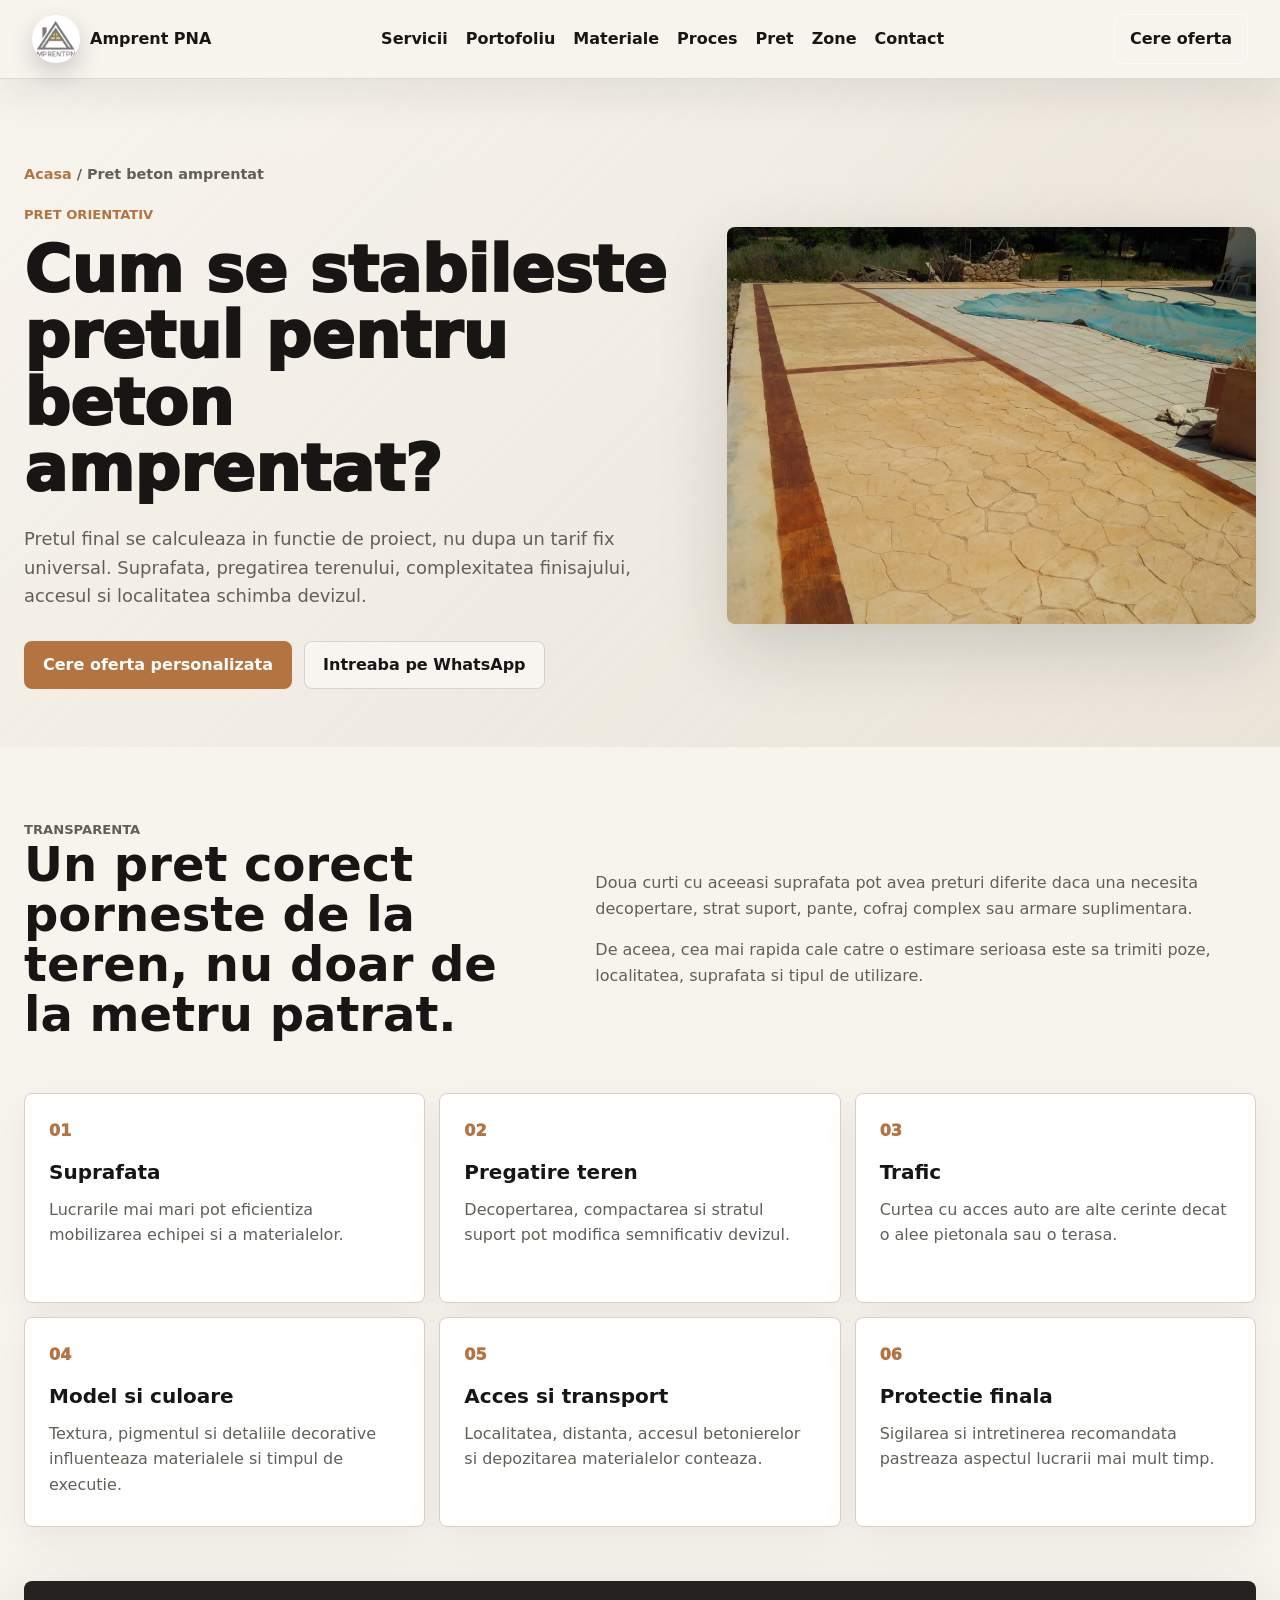
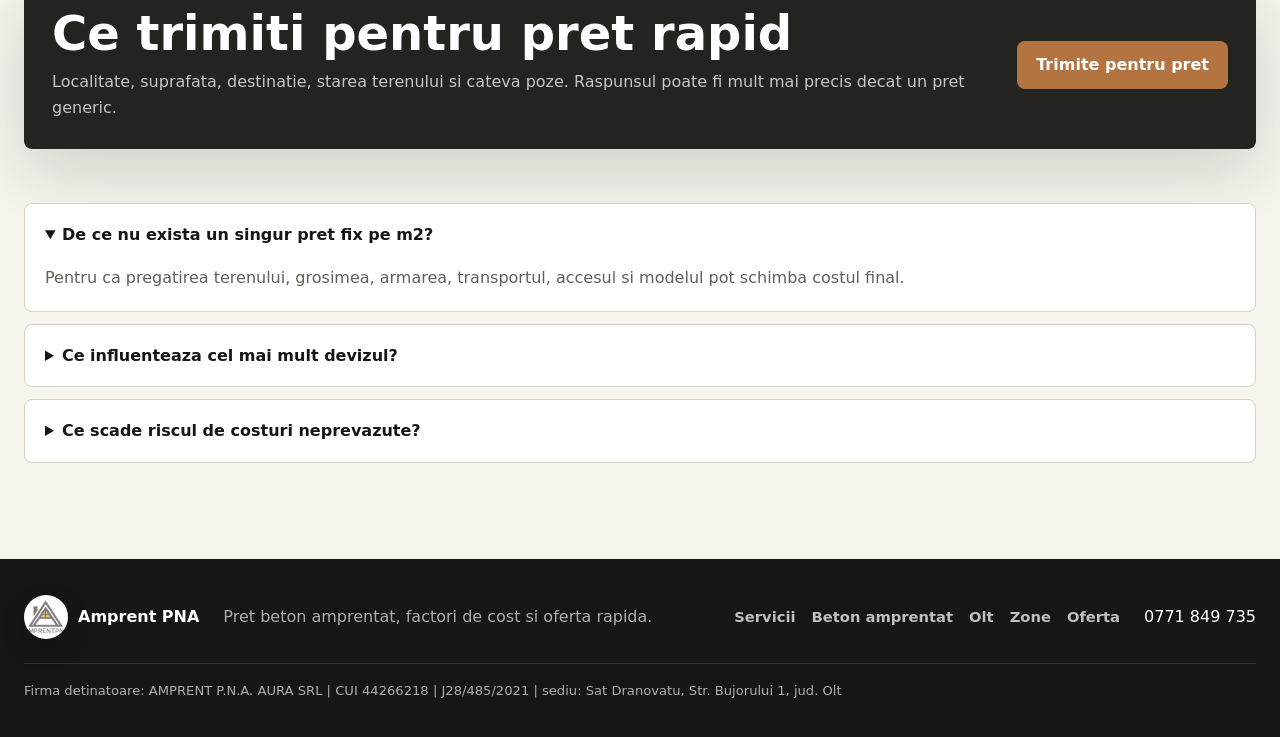
<file: pret-beton-amprentat.html>
﻿<!doctype html>
<html lang="ro">
  <head>
    <meta charset="utf-8" />
    <meta name="viewport" content="width=device-width, initial-scale=1" />
    <title>Pret beton amprentat | Factori si oferta | Amprent PNA</title>
    <meta name="description" content="Afla ce influenteaza pretul betonului amprentat: suprafata, pregatire teren, grosime, armare, model, pigment, acces, transport si deplasare." />
    <link rel="canonical" href="https://amprentpna.ro/pret-beton-amprentat.html" />
    <link rel="icon" href="assets/images/cropped-sigla-pna.png" />
    <link rel="stylesheet" href="styles.css?v=20260611-imagesonly" />
  </head>
  <body>
    <header class="site-header static-header">
      <a class="brand" href="index.html"><img src="assets/images/cropped-sigla-pna.png" alt="" /><span>Amprent PNA</span></a>
      <nav class="site-nav static-nav" aria-label="Navigatie">
        <a href="servicii.html">Servicii</a>
        <a href="portofoliu.html">Portofoliu</a>
        <a href="materiale.html">Materiale</a>
        <a href="proces.html">Proces</a>
        <a href="pret-beton-amprentat.html">Pret</a>
        <a href="zone-acoperite.html">Zone</a>
        <a href="contact.html">Contact</a>
      </nav>
      <a class="header-cta" href="oferta-beton-amprentat.html">Cere oferta</a>
    </header>

    <main class="service-page">
      <section class="service-hero">
        <div class="section-inner service-hero-grid">
          <div>
            <p class="breadcrumb"><a href="index.html">Acasa</a> / Pret beton amprentat</p>
            <p class="eyebrow">Pret orientativ</p>
            <h1>Cum se stabileste pretul pentru beton amprentat?</h1>
            <p>Pretul final se calculeaza in functie de proiect, nu dupa un tarif fix universal. Suprafata, pregatirea terenului, complexitatea finisajului, accesul si localitatea schimba devizul.</p>
            <div class="service-actions">
              <a class="button button-primary" href="oferta-beton-amprentat.html">Cere oferta personalizata</a>
              <a class="button button-ghost" href="https://wa.me/40771849735?text=Buna%20ziua%2C%20vreau%20o%20incadrare%20de%20pret%20pentru%20beton%20amprentat.">Intreaba pe WhatsApp</a>
            </div>
          </div>
          <img src="assets/images/whatsapp-image-2020-11-09-at-19.01.36-2.jpeg" alt="Zona de piscina cu beton amprentat" />
        </div>
      </section>

      <section class="section-inner service-content">
        <div class="service-two-col">
          <div>
            <p class="eyebrow">Transparenta</p>
            <h2>Un pret corect porneste de la teren, nu doar de la metru patrat.</h2>
          </div>
          <div>
            <p>Doua curti cu aceeasi suprafata pot avea preturi diferite daca una necesita decopertare, strat suport, pante, cofraj complex sau armare suplimentara.</p>
            <p>De aceea, cea mai rapida cale catre o estimare serioasa este sa trimiti poze, localitatea, suprafata si tipul de utilizare.</p>
          </div>
        </div>

        <div class="price-factor-grid">
          <article class="service-panel">
            <span>01</span>
            <h3>Suprafata</h3>
            <p>Lucrarile mai mari pot eficientiza mobilizarea echipei si a materialelor.</p>
          </article>
          <article class="service-panel">
            <span>02</span>
            <h3>Pregatire teren</h3>
            <p>Decopertarea, compactarea si stratul suport pot modifica semnificativ devizul.</p>
          </article>
          <article class="service-panel">
            <span>03</span>
            <h3>Trafic</h3>
            <p>Curtea cu acces auto are alte cerinte decat o alee pietonala sau o terasa.</p>
          </article>
          <article class="service-panel">
            <span>04</span>
            <h3>Model si culoare</h3>
            <p>Textura, pigmentul si detaliile decorative influenteaza materialele si timpul de executie.</p>
          </article>
          <article class="service-panel">
            <span>05</span>
            <h3>Acces si transport</h3>
            <p>Localitatea, distanta, accesul betonierelor si depozitarea materialelor conteaza.</p>
          </article>
          <article class="service-panel">
            <span>06</span>
            <h3>Protectie finala</h3>
            <p>Sigilarea si intretinerea recomandata pastreaza aspectul lucrarii mai mult timp.</p>
          </article>
        </div>

        <div class="inline-cta">
          <div>
            <h2>Ce trimiti pentru pret rapid</h2>
            <p>Localitate, suprafata, destinatie, starea terenului si cateva poze. Raspunsul poate fi mult mai precis decat un pret generic.</p>
          </div>
          <a class="button button-primary" href="https://wa.me/40771849735?text=Buna%20ziua%2C%20vreau%20o%20estimare%20de%20pret.%20Localitate%3A%20%0ASuprafata%3A%20%0ATip%20lucrare%3A%20%0APoze%3A%20">Trimite pentru pret</a>
        </div>

        <div class="service-faq-list">
          <details open>
            <summary>De ce nu exista un singur pret fix pe m2?</summary>
            <p>Pentru ca pregatirea terenului, grosimea, armarea, transportul, accesul si modelul pot schimba costul final.</p>
          </details>
          <details>
            <summary>Ce influenteaza cel mai mult devizul?</summary>
            <p>Starea terenului, decopertarea, stratul suport, armarea, pantele, accesul pentru materiale, modelul ales si distanta de deplasare.</p>
          </details>
          <details>
            <summary>Ce scade riscul de costuri neprevazute?</summary>
            <p>Poze clare, masuratori aproximative, detalii despre teren si o discutie despre acces, pante si destinatia spatiului.</p>
          </details>
        </div>
      </section>
    </main>

    <footer class="site-footer">
      <div class="section-inner footer-grid">
        <a class="brand footer-brand" href="index.html"><img src="assets/images/cropped-sigla-pna.png" alt="" /><span>Amprent PNA</span></a>
        <p>Pret beton amprentat, factori de cost si oferta rapida.</p>
        <nav class="footer-links" aria-label="Pagini"><a href="servicii.html">Servicii</a><a href="beton-amprentat.html">Beton amprentat</a><a href="beton-amprentat-olt.html">Olt</a><a href="zone-acoperite.html">Zone</a><a href="oferta-beton-amprentat.html">Oferta</a></nav>
        <a class="text-link" href="tel:+40771849735">0771 849 735</a>
        <p class="company-legal">Firma detinatoare: AMPRENT P.N.A. AURA SRL | CUI 44266218 | J28/485/2021 | sediu: Sat Dranovatu, Str. Bujorului 1, jud. Olt</p>
      </div>
    </footer>

    <script type="application/ld+json">
      {
        "@context": "https://schema.org",
        "@type": "FAQPage",
        "mainEntity": [
          {
            "@type": "Question",
            "name": "De ce nu exista un singur pret fix pe m2?",
            "acceptedAnswer": { "@type": "Answer", "text": "Pretul depinde de pregatirea terenului, grosime, armare, transport, acces si model." }
          },
          {
            "@type": "Question",
            "name": "Ce influenteaza cel mai mult devizul?",
            "acceptedAnswer": { "@type": "Answer", "text": "Starea terenului, decopertarea, stratul suport, armarea, pantele, accesul pentru materiale, modelul ales si distanta de deplasare." }
          }
        ]
      }
    </script>
    <div class="mobile-sticky-cta" data-mobile-cta="always">
      <a href="tel:+40771849735">Suna</a>
      <a href="https://wa.me/40771849735?text=Buna%20ziua%2C%20vreau%20o%20oferta%20pentru%20beton%20amprentat.">WhatsApp</a>
    </div>
    <script src="script.js?v=20260611-imagesonly"></script>
  </body>
</html>
</file>
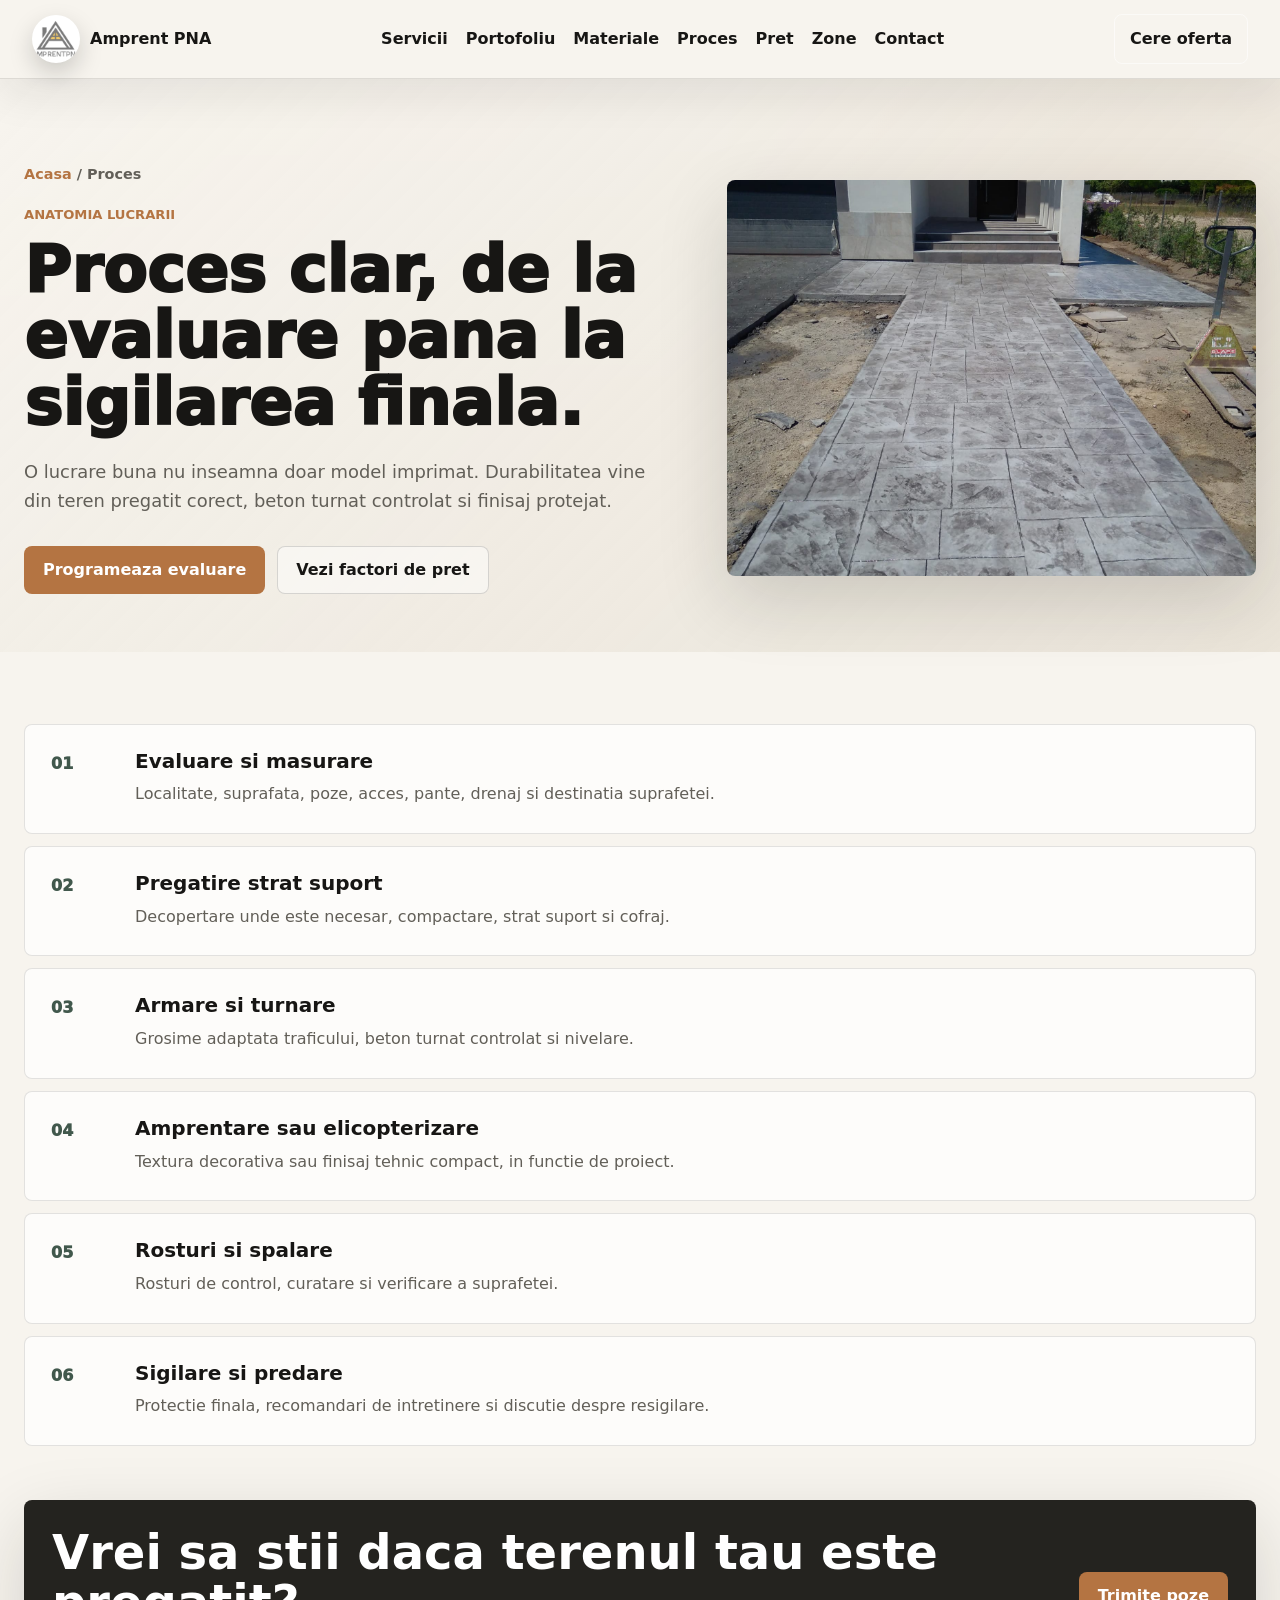
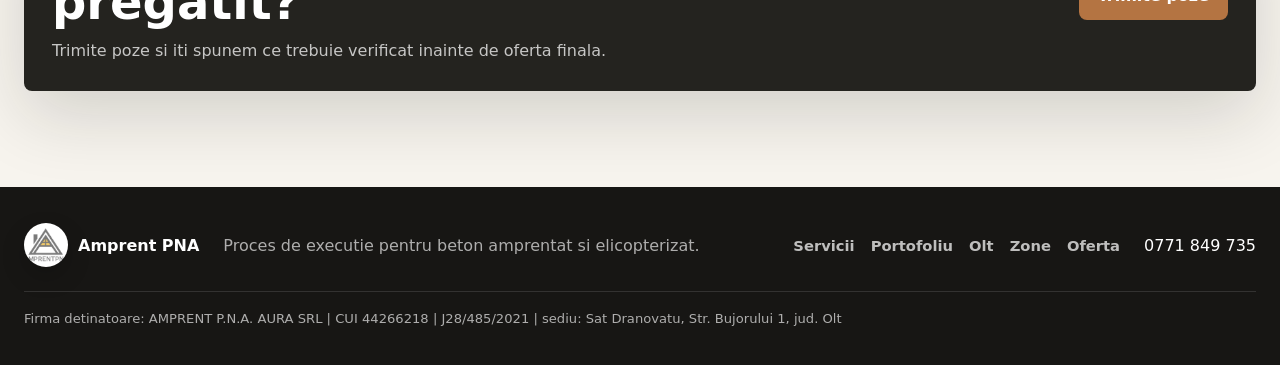
<file: proces.html>
﻿<!doctype html>
<html lang="ro">
  <head>
    <meta charset="utf-8" />
    <meta name="viewport" content="width=device-width, initial-scale=1" />
    <title>Proces executie beton amprentat | Amprent PNA</title>
    <meta name="description" content="Etapele unei lucrari de beton amprentat sau elicopterizat: evaluare, pregatire teren, armare, turnare, amprentare, rosturi si sigilare." />
    <link rel="canonical" href="https://amprentpna.ro/proces.html" />
    <link rel="icon" href="assets/images/cropped-sigla-pna.png" />
    <link rel="stylesheet" href="styles.css?v=20260611-imagesonly" />
  </head>
  <body>
    <header class="site-header static-header">
      <a class="brand" href="index.html"><img src="assets/images/cropped-sigla-pna.png" alt="" /><span>Amprent PNA</span></a>
      <nav class="site-nav static-nav" aria-label="Navigatie"><a href="servicii.html">Servicii</a><a href="portofoliu.html">Portofoliu</a><a href="materiale.html">Materiale</a><a href="proces.html">Proces</a><a href="pret-beton-amprentat.html">Pret</a><a href="zone-acoperite.html">Zone</a><a href="contact.html">Contact</a></nav>
      <a class="header-cta" href="oferta-beton-amprentat.html">Cere oferta</a>
    </header>

    <main class="service-page">
      <section class="service-hero">
        <div class="section-inner service-hero-grid">
          <div>
            <p class="breadcrumb"><a href="index.html">Acasa</a> / Proces</p>
            <p class="eyebrow">Anatomia lucrarii</p>
            <h1>Proces clar, de la evaluare pana la sigilarea finala.</h1>
            <p>O lucrare buna nu inseamna doar model imprimat. Durabilitatea vine din teren pregatit corect, beton turnat controlat si finisaj protejat.</p>
            <div class="service-actions"><a class="button button-primary" href="oferta-beton-amprentat.html">Programeaza evaluare</a><a class="button button-ghost" href="pret-beton-amprentat.html">Vezi factori de pret</a></div>
          </div>
          <img src="assets/images/whatsapp-image-2020-11-09-at-19.01.39-2.jpeg" alt="Detaliu de textura pentru beton amprentat" />
        </div>
      </section>

      <section class="section-inner service-content">
        <ol class="process-list">
          <li><span>01</span><div><h3>Evaluare si masurare</h3><p>Localitate, suprafata, poze, acces, pante, drenaj si destinatia suprafetei.</p></div></li>
          <li><span>02</span><div><h3>Pregatire strat suport</h3><p>Decopertare unde este necesar, compactare, strat suport si cofraj.</p></div></li>
          <li><span>03</span><div><h3>Armare si turnare</h3><p>Grosime adaptata traficului, beton turnat controlat si nivelare.</p></div></li>
          <li><span>04</span><div><h3>Amprentare sau elicopterizare</h3><p>Textura decorativa sau finisaj tehnic compact, in functie de proiect.</p></div></li>
          <li><span>05</span><div><h3>Rosturi si spalare</h3><p>Rosturi de control, curatare si verificare a suprafetei.</p></div></li>
          <li><span>06</span><div><h3>Sigilare si predare</h3><p>Protectie finala, recomandari de intretinere si discutie despre resigilare.</p></div></li>
        </ol>
        <div class="inline-cta"><div><h2>Vrei sa stii daca terenul tau este pregatit?</h2><p>Trimite poze si iti spunem ce trebuie verificat inainte de oferta finala.</p></div><a class="button button-primary" href="oferta-beton-amprentat.html">Trimite poze</a></div>
      </section>
    </main>

    <footer class="site-footer">
      <div class="section-inner footer-grid">
        <a class="brand footer-brand" href="index.html"><img src="assets/images/cropped-sigla-pna.png" alt="" /><span>Amprent PNA</span></a>
        <p>Proces de executie pentru beton amprentat si elicopterizat.</p>
        <nav class="footer-links" aria-label="Pagini"><a href="servicii.html">Servicii</a><a href="portofoliu.html">Portofoliu</a><a href="beton-amprentat-olt.html">Olt</a><a href="zone-acoperite.html">Zone</a><a href="oferta-beton-amprentat.html">Oferta</a></nav>
        <a class="text-link" href="tel:+40771849735">0771 849 735</a>
        <p class="company-legal">Firma detinatoare: AMPRENT P.N.A. AURA SRL | CUI 44266218 | J28/485/2021 | sediu: Sat Dranovatu, Str. Bujorului 1, jud. Olt</p>
      </div>
    </footer>
    <div class="mobile-sticky-cta" data-mobile-cta="always">
      <a href="tel:+40771849735">Suna</a>
      <a href="https://wa.me/40771849735?text=Buna%20ziua%2C%20vreau%20o%20oferta%20pentru%20beton%20amprentat.">WhatsApp</a>
    </div>
    <script src="script.js?v=20260611-imagesonly"></script>
  </body>
</html>
</file>
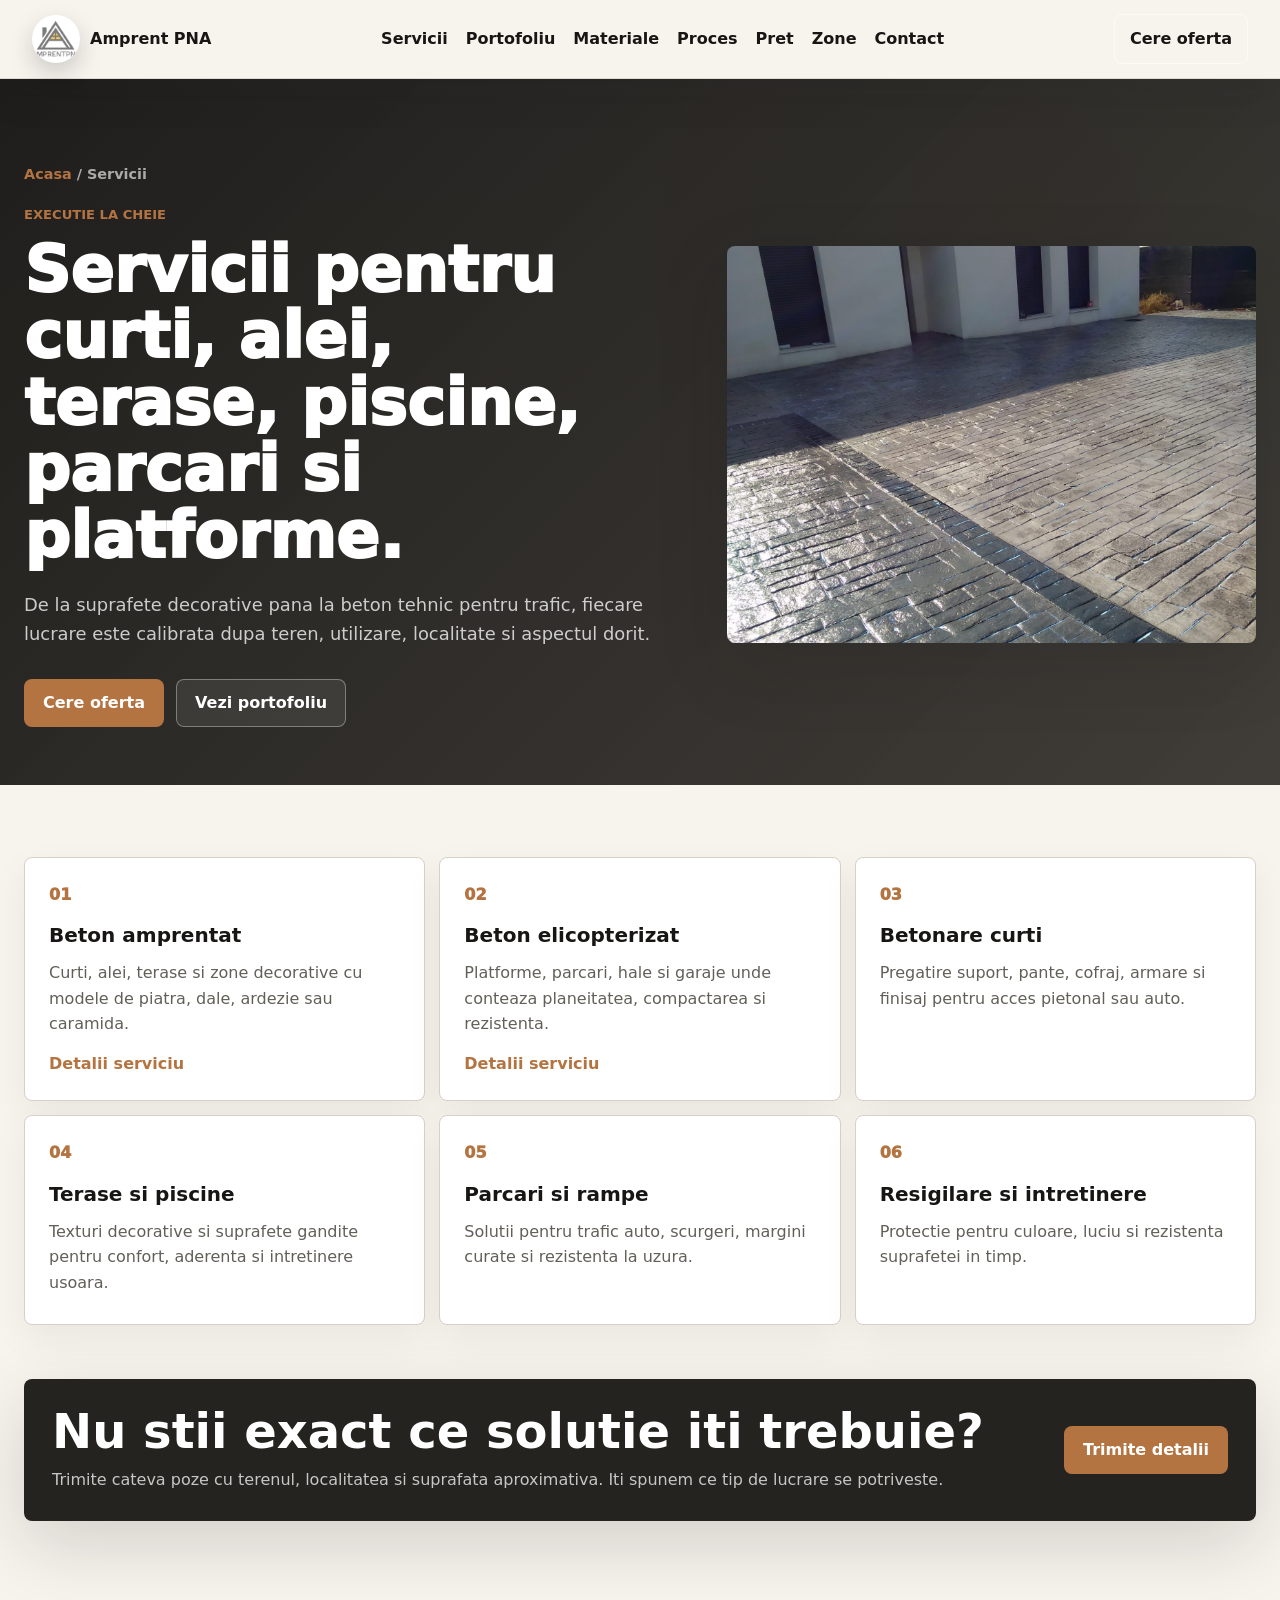
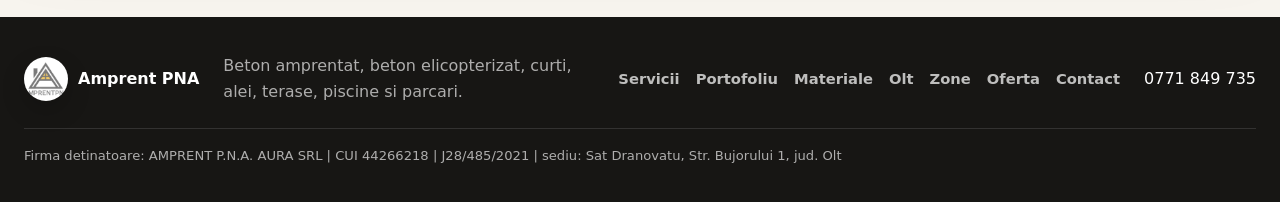
<file: servicii.html>
﻿<!doctype html>
<html lang="ro">
  <head>
    <meta charset="utf-8" />
    <meta name="viewport" content="width=device-width, initial-scale=1" />
    <title>Servicii beton amprentat si elicopterizat | Amprent PNA</title>
    <meta name="description" content="Servicii Amprent PNA: beton amprentat, beton elicopterizat, betonare curti, alei, terase, piscine, parcari si platforme. Baza in Olt, deplasari la cerere." />
    <link rel="canonical" href="https://amprentpna.ro/servicii.html" />
    <link rel="icon" href="assets/images/cropped-sigla-pna.png" />
    <link rel="stylesheet" href="styles.css?v=20260611-imagesonly" />
  </head>
  <body>
    <header class="site-header static-header">
      <a class="brand" href="index.html"><img src="assets/images/cropped-sigla-pna.png" alt="" /><span>Amprent PNA</span></a>
      <nav class="site-nav static-nav" aria-label="Navigatie">
        <a href="servicii.html">Servicii</a>
        <a href="portofoliu.html">Portofoliu</a>
        <a href="materiale.html">Materiale</a>
        <a href="proces.html">Proces</a>
        <a href="pret-beton-amprentat.html">Pret</a>
        <a href="zone-acoperite.html">Zone</a>
        <a href="contact.html">Contact</a>
      </nav>
      <a class="header-cta" href="oferta-beton-amprentat.html">Cere oferta</a>
    </header>

    <main class="service-page">
      <section class="service-hero dark-service">
        <div class="section-inner service-hero-grid">
          <div>
            <p class="breadcrumb"><a href="index.html">Acasa</a> / Servicii</p>
            <p class="eyebrow">Executie la cheie</p>
            <h1>Servicii pentru curti, alei, terase, piscine, parcari si platforme.</h1>
            <p>De la suprafete decorative pana la beton tehnic pentru trafic, fiecare lucrare este calibrata dupa teren, utilizare, localitate si aspectul dorit.</p>
            <div class="service-actions">
              <a class="button button-primary" href="oferta-beton-amprentat.html">Cere oferta</a>
              <a class="button button-ghost dark" href="portofoliu.html">Vezi portofoliu</a>
            </div>
          </div>
          <img src="assets/images/whatsapp-image-2020-11-09-at-19.01.47-4.jpeg" alt="Platforma exterioara finisata de Amprent PNA" />
        </div>
      </section>

      <section class="section-inner service-content">
        <div class="service-feature-grid">
          <article class="service-panel">
            <span>01</span>
            <h3>Beton amprentat</h3>
            <p>Curti, alei, terase si zone decorative cu modele de piatra, dale, ardezie sau caramida.</p>
            <a class="card-link" href="beton-amprentat.html">Detalii serviciu</a>
          </article>
          <article class="service-panel">
            <span>02</span>
            <h3>Beton elicopterizat</h3>
            <p>Platforme, parcari, hale si garaje unde conteaza planeitatea, compactarea si rezistenta.</p>
            <a class="card-link" href="beton-elicopterizat.html">Detalii serviciu</a>
          </article>
          <article class="service-panel">
            <span>03</span>
            <h3>Betonare curti</h3>
            <p>Pregatire suport, pante, cofraj, armare si finisaj pentru acces pietonal sau auto.</p>
          </article>
          <article class="service-panel">
            <span>04</span>
            <h3>Terase si piscine</h3>
            <p>Texturi decorative si suprafete gandite pentru confort, aderenta si intretinere usoara.</p>
          </article>
          <article class="service-panel">
            <span>05</span>
            <h3>Parcari si rampe</h3>
            <p>Solutii pentru trafic auto, scurgeri, margini curate si rezistenta la uzura.</p>
          </article>
          <article class="service-panel">
            <span>06</span>
            <h3>Resigilare si intretinere</h3>
            <p>Protectie pentru culoare, luciu si rezistenta suprafetei in timp.</p>
          </article>
        </div>

        <div class="inline-cta">
          <div>
            <h2>Nu stii exact ce solutie iti trebuie?</h2>
            <p>Trimite cateva poze cu terenul, localitatea si suprafata aproximativa. Iti spunem ce tip de lucrare se potriveste.</p>
          </div>
          <a class="button button-primary" href="oferta-beton-amprentat.html">Trimite detalii</a>
        </div>
      </section>
    </main>

    <footer class="site-footer">
      <div class="section-inner footer-grid">
        <a class="brand footer-brand" href="index.html"><img src="assets/images/cropped-sigla-pna.png" alt="" /><span>Amprent PNA</span></a>
        <p>Beton amprentat, beton elicopterizat, curti, alei, terase, piscine si parcari.</p>
        <nav class="footer-links" aria-label="Pagini">
          <a href="servicii.html">Servicii</a>
          <a href="portofoliu.html">Portofoliu</a>
          <a href="materiale.html">Materiale</a>
          <a href="beton-amprentat-olt.html">Olt</a>
          <a href="zone-acoperite.html">Zone</a>
          <a href="oferta-beton-amprentat.html">Oferta</a>
          <a href="contact.html">Contact</a>
        </nav>
        <a class="text-link" href="tel:+40771849735">0771 849 735</a>
        <p class="company-legal">Firma detinatoare: AMPRENT P.N.A. AURA SRL | CUI 44266218 | J28/485/2021 | sediu: Sat Dranovatu, Str. Bujorului 1, jud. Olt</p>
      </div>
    </footer>
    <div class="mobile-sticky-cta" data-mobile-cta="always">
      <a href="tel:+40771849735">Suna</a>
      <a href="https://wa.me/40771849735?text=Buna%20ziua%2C%20vreau%20o%20oferta%20pentru%20beton%20amprentat.">WhatsApp</a>
    </div>
    <script src="script.js?v=20260611-imagesonly"></script>
  </body>
</html>
</file>
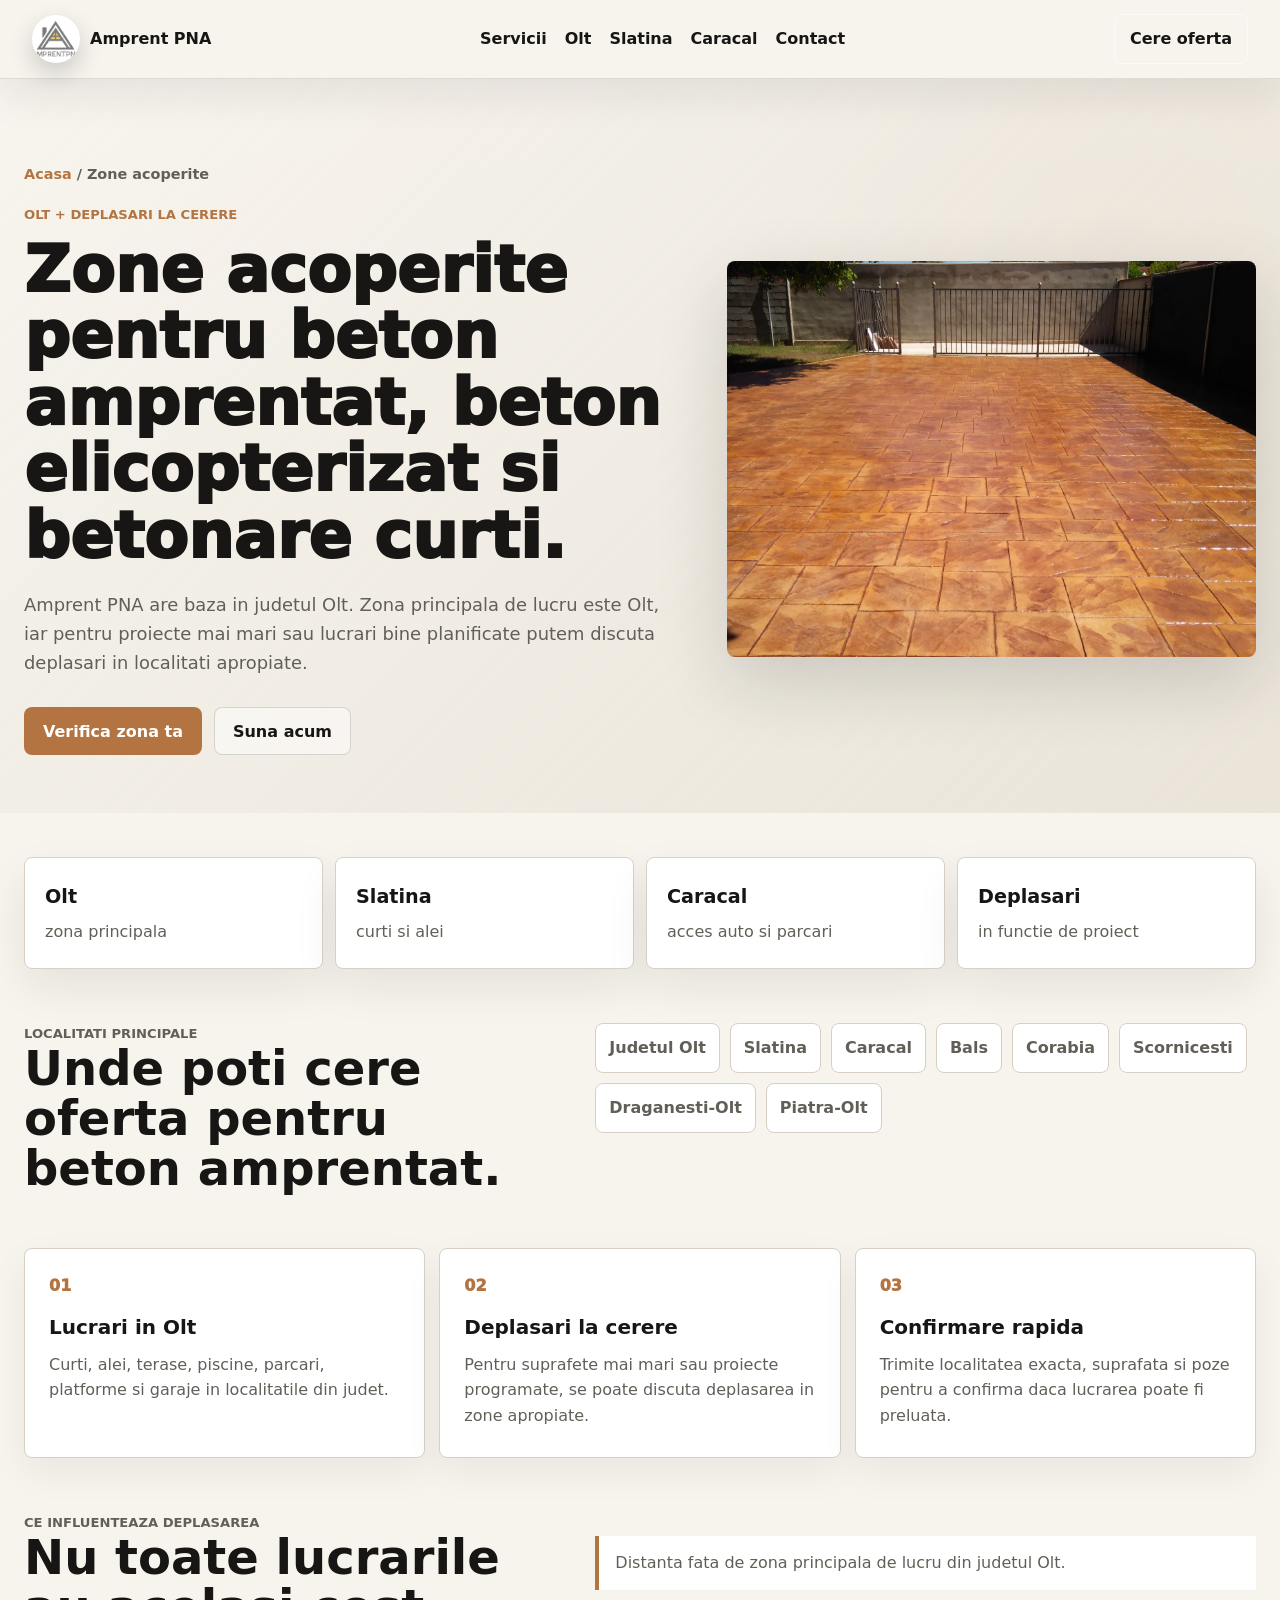
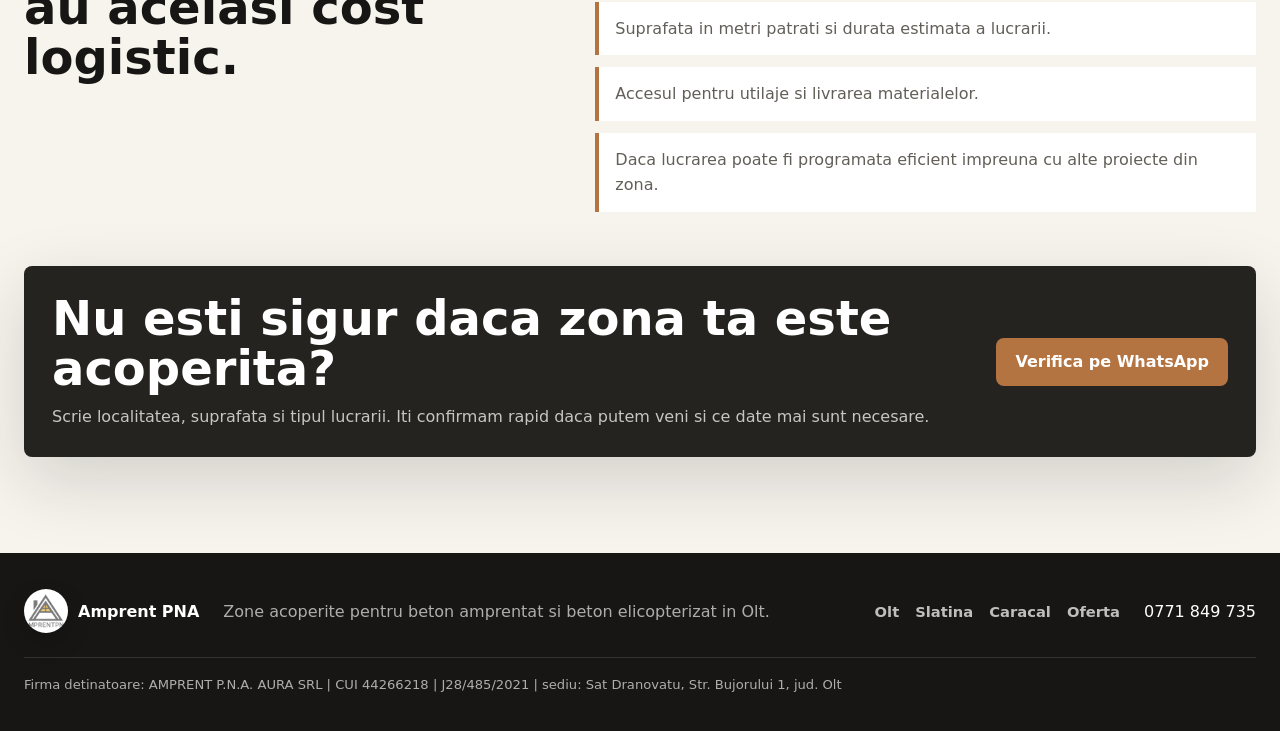
<file: zone-acoperite.html>
﻿<!doctype html>
<html lang="ro">
  <head>
    <meta charset="utf-8" />
    <meta name="viewport" content="width=device-width, initial-scale=1" />
    <title>Zone acoperite beton amprentat | Amprent PNA</title>
    <meta name="description" content="Zone acoperite de Amprent PNA pentru beton amprentat si beton elicopterizat: Olt, Slatina, Caracal, Bals, Corabia, Scornicesti si deplasari la cerere." />
    <link rel="canonical" href="https://amprentpna.ro/zone-acoperite.html" />
    <meta property="og:title" content="Zone acoperite beton amprentat | Amprent PNA" />
    <meta property="og:description" content="Amprent PNA lucreaza in judetul Olt si poate discuta deplasari pentru proiecte potrivite." />
    <meta property="og:type" content="website" />
    <meta property="og:image" content="https://amprentpna.ro/assets/images/whatsapp-image-2020-11-09-at-19.01.40-1-3.jpeg" />
    <link rel="icon" href="assets/images/cropped-sigla-pna.png" />
    <link rel="stylesheet" href="styles.css?v=20260611-imagesonly" />
  </head>
  <body>
    <header class="site-header static-header">
      <a class="brand" href="index.html"><img src="assets/images/cropped-sigla-pna.png" alt="" /><span>Amprent PNA</span></a>
      <nav class="site-nav static-nav" aria-label="Navigatie">
        <a href="servicii.html">Servicii</a>
        <a href="beton-amprentat-olt.html">Olt</a>
        <a href="beton-amprentat-slatina.html">Slatina</a>
        <a href="beton-amprentat-caracal.html">Caracal</a>
        <a href="contact.html">Contact</a>
      </nav>
      <a class="header-cta" href="oferta-beton-amprentat.html">Cere oferta</a>
    </header>

    <main class="service-page">
      <section class="service-hero">
        <div class="section-inner service-hero-grid">
          <div>
            <p class="breadcrumb"><a href="index.html">Acasa</a> / Zone acoperite</p>
            <p class="eyebrow">Olt + deplasari la cerere</p>
            <h1>Zone acoperite pentru beton amprentat, beton elicopterizat si betonare curti.</h1>
            <p>Amprent PNA are baza in judetul Olt. Zona principala de lucru este Olt, iar pentru proiecte mai mari sau lucrari bine planificate putem discuta deplasari in localitati apropiate.</p>
            <div class="service-actions">
              <a class="button button-primary" href="oferta-beton-amprentat.html">Verifica zona ta</a>
              <a class="button button-ghost dark" href="tel:+40771849735">Suna acum</a>
            </div>
          </div>
          <img src="assets/images/whatsapp-image-2020-11-09-at-19.01.40-1-3.jpeg" alt="Curte ampla cu finisaj din beton amprentat" />
        </div>
      </section>

      <section class="section-inner service-content">
        <div class="service-proof">
          <div><strong>Olt</strong><span>zona principala</span></div>
          <div><strong>Slatina</strong><span>curti si alei</span></div>
          <div><strong>Caracal</strong><span>acces auto si parcari</span></div>
          <div><strong>Deplasari</strong><span>in functie de proiect</span></div>
        </div>

        <div class="service-two-col align-start">
          <div>
            <p class="eyebrow">Localitati principale</p>
            <h2>Unde poti cere oferta pentru beton amprentat.</h2>
          </div>
          <div class="area-cloud link-cloud">
            <a href="beton-amprentat-olt.html">Judetul Olt</a>
            <a href="beton-amprentat-slatina.html">Slatina</a>
            <a href="beton-amprentat-caracal.html">Caracal</a>
            <a href="oferta-beton-amprentat.html">Bals</a>
            <a href="oferta-beton-amprentat.html">Corabia</a>
            <a href="oferta-beton-amprentat.html">Scornicesti</a>
            <a href="oferta-beton-amprentat.html">Draganesti-Olt</a>
            <a href="oferta-beton-amprentat.html">Piatra-Olt</a>
          </div>
        </div>

        <div class="service-feature-grid">
          <article class="service-panel">
            <span>01</span>
            <h3>Lucrari in Olt</h3>
            <p>Curti, alei, terase, piscine, parcari, platforme si garaje in localitatile din judet.</p>
          </article>
          <article class="service-panel">
            <span>02</span>
            <h3>Deplasari la cerere</h3>
            <p>Pentru suprafete mai mari sau proiecte programate, se poate discuta deplasarea in zone apropiate.</p>
          </article>
          <article class="service-panel">
            <span>03</span>
            <h3>Confirmare rapida</h3>
            <p>Trimite localitatea exacta, suprafata si poze pentru a confirma daca lucrarea poate fi preluata.</p>
          </article>
        </div>

        <div class="service-two-col align-start">
          <div>
            <p class="eyebrow">Ce influenteaza deplasarea</p>
            <h2>Nu toate lucrarile au acelasi cost logistic.</h2>
          </div>
          <ul class="service-check-list">
            <li>Distanta fata de zona principala de lucru din judetul Olt.</li>
            <li>Suprafata in metri patrati si durata estimata a lucrarii.</li>
            <li>Accesul pentru utilaje si livrarea materialelor.</li>
            <li>Daca lucrarea poate fi programata eficient impreuna cu alte proiecte din zona.</li>
          </ul>
        </div>

        <div class="inline-cta">
          <div>
            <h2>Nu esti sigur daca zona ta este acoperita?</h2>
            <p>Scrie localitatea, suprafata si tipul lucrarii. Iti confirmam rapid daca putem veni si ce date mai sunt necesare.</p>
          </div>
          <a class="button button-primary" href="https://wa.me/40771849735?text=Buna%20ziua%2C%20vreau%20sa%20verific%20daca%20puteti%20veni%20pentru%20o%20lucrare%20de%20beton%20amprentat.">Verifica pe WhatsApp</a>
        </div>
      </section>
    </main>

    <footer class="site-footer">
      <div class="section-inner footer-grid">
        <a class="brand footer-brand" href="index.html"><img src="assets/images/cropped-sigla-pna.png" alt="" /><span>Amprent PNA</span></a>
        <p>Zone acoperite pentru beton amprentat si beton elicopterizat in Olt.</p>
        <nav class="footer-links" aria-label="Pagini">
          <a href="beton-amprentat-olt.html">Olt</a>
          <a href="beton-amprentat-slatina.html">Slatina</a>
          <a href="beton-amprentat-caracal.html">Caracal</a>
          <a href="oferta-beton-amprentat.html">Oferta</a>
        </nav>
        <a class="text-link" href="tel:+40771849735">0771 849 735</a>
        <p class="company-legal">Firma detinatoare: AMPRENT P.N.A. AURA SRL | CUI 44266218 | J28/485/2021 | sediu: Sat Dranovatu, Str. Bujorului 1, jud. Olt</p>
      </div>
    </footer>

    <div class="mobile-sticky-cta" data-mobile-cta="always">
      <a href="tel:+40771849735">Suna</a>
      <a href="https://wa.me/40771849735?text=Buna%20ziua%2C%20vreau%20sa%20verific%20daca%20zona%20mea%20este%20acoperita.">WhatsApp</a>
    </div>
    <script src="script.js?v=20260611-imagesonly"></script>
    <script type="application/ld+json">
      {
        "@context": "https://schema.org",
        "@graph": [
          {
            "@type": "CollectionPage",
            "@id": "https://amprentpna.ro/zone-acoperite.html#page",
            "name": "Zone acoperite beton amprentat",
            "url": "https://amprentpna.ro/zone-acoperite.html",
            "inLanguage": "ro-RO"
          },
          {
            "@type": "BreadcrumbList",
            "@id": "https://amprentpna.ro/zone-acoperite.html#breadcrumb",
            "itemListElement": [
              { "@type": "ListItem", "position": 1, "name": "Acasa", "item": "https://amprentpna.ro/" },
              { "@type": "ListItem", "position": 2, "name": "Zone acoperite", "item": "https://amprentpna.ro/zone-acoperite.html" }
            ]
          }
        ]
      }
    </script>
  </body>
</html>
</file>
<file: styles.css>
﻿:root {
  --paper: #f7f4ee;
  --paper-deep: #eee8de;
  --stone-dust: #e5ded1;
  --slab: #b8b2a8;
  --ink: #171614;
  --muted: #625f58;
  --line: #d8d0c4;
  --wet: #2b2c2a;
  --charcoal: #24231f;
  --charcoal-soft: #34322d;
  --sage: #41584c;
  --copper: #b47442;
  --oxide: #9b5834;
  --clay: #874936;
  --white: #ffffff;
  --shadow: 0 24px 70px rgba(23, 22, 20, 0.16);
  --radius: 8px;
  --max-width: 1320px;
}

* {
  box-sizing: border-box;
}

html {
  scroll-behavior: smooth;
}

body {
  margin: 0;
  background: var(--paper);
  color: var(--ink);
  font-family: Inter, ui-sans-serif, system-ui, -apple-system, BlinkMacSystemFont, "Segoe UI", sans-serif;
  font-size: 16px;
  line-height: 1.6;
  letter-spacing: 0;
}

body.menu-open,
body.lightbox-open {
  overflow: hidden;
}

img {
  display: block;
  max-width: 100%;
}

a {
  color: inherit;
  text-decoration: none;
}

button,
input,
select,
textarea {
  font: inherit;
}

button {
  color: inherit;
}

.skip-link {
  position: fixed;
  z-index: 200;
  top: 12px;
  left: 12px;
  transform: translateY(-220%);
  background: var(--copper);
  color: var(--white);
  padding: 10px 14px;
  border-radius: var(--radius);
}

.skip-link:focus {
  transform: translateY(0);
}

.top-strip {
  position: fixed;
  z-index: 60;
  top: 0;
  left: 0;
  right: 0;
  min-height: 34px;
  display: flex;
  align-items: center;
  justify-content: center;
  gap: 18px;
  padding: 6px 20px;
  background: var(--ink);
  color: rgba(255, 255, 255, 0.78);
  font-size: 0.84rem;
  font-weight: 750;
}

.top-strip a {
  color: #f0b077;
}

.site-header {
  position: fixed;
  z-index: 55;
  top: 34px;
  left: 0;
  right: 0;
  display: grid;
  grid-template-columns: auto 1fr auto;
  align-items: center;
  gap: 26px;
  min-height: 78px;
  padding: 14px 32px;
  color: var(--white);
  transition: background 180ms ease, border-color 180ms ease, color 180ms ease, transform 180ms ease;
}

.site-header.is-scrolled,
.site-header.is-open {
  background: rgba(247, 244, 238, 0.95);
  color: var(--ink);
  border-bottom: 1px solid rgba(36, 35, 31, 0.1);
  backdrop-filter: blur(16px);
}

.brand {
  display: inline-flex;
  align-items: center;
  gap: 10px;
  min-width: 0;
  font-weight: 900;
}

.brand img {
  width: 48px;
  height: 48px;
  border-radius: 50%;
  background: var(--white);
  object-fit: cover;
  box-shadow: 0 10px 24px rgba(0, 0, 0, 0.18);
}

.brand span {
  white-space: nowrap;
}

.site-nav {
  justify-self: center;
  display: flex;
  align-items: center;
  gap: 24px;
  color: currentColor;
  font-weight: 750;
}

.site-nav a,
.text-link {
  position: relative;
  width: fit-content;
}

.site-nav a::after,
.text-link::after {
  content: "";
  position: absolute;
  left: 0;
  right: 0;
  bottom: -5px;
  height: 2px;
  background: var(--copper);
  transform: scaleX(0);
  transform-origin: left;
  transition: transform 180ms ease;
}

.site-nav a:hover::after,
.text-link:hover::after {
  transform: scaleX(1);
}

.header-cta {
  justify-self: end;
  padding: 11px 15px;
  border: 1px solid rgba(255, 255, 255, 0.55);
  border-radius: var(--radius);
  font-weight: 900;
}

.site-header.is-scrolled .header-cta,
.site-header.is-open .header-cta {
  border-color: rgba(23, 22, 20, 0.18);
}

.menu-toggle {
  display: none;
  width: 44px;
  height: 44px;
  border: 1px solid currentColor;
  border-radius: var(--radius);
  background: transparent;
  place-items: center;
  padding: 0;
}

.menu-toggle span {
  display: block;
  width: 18px;
  height: 2px;
  background: currentColor;
  transition: transform 180ms ease;
}

.menu-toggle span + span {
  margin-top: 5px;
}

.menu-toggle[aria-expanded="true"] span:first-child {
  transform: translateY(3.5px) rotate(45deg);
}

.menu-toggle[aria-expanded="true"] span:last-child {
  transform: translateY(-3.5px) rotate(-45deg);
}

.section-inner {
  width: min(var(--max-width), calc(100% - 48px));
  margin: 0 auto;
}

.hero {
  position: relative;
  min-height: 92svh;
  display: grid;
  align-items: center;
  overflow: hidden;
  color: var(--white);
  isolation: isolate;
}

.hero-media {
  position: absolute;
  inset: 0;
  width: 100%;
  height: 100%;
  object-fit: cover;
  object-position: center;
  z-index: -3;
}

.hero-slideshow {
  overflow: hidden;
  background: var(--charcoal);
}

.hero-slide {
  position: absolute;
  inset: 0;
  width: 100%;
  height: 100%;
  max-width: none;
  object-fit: cover;
  opacity: 0;
  transform: scale(1.08) translate3d(0, 0, 0);
  animation: hero-slide-fade 24s infinite;
}

.hero-slide.slide-one {
  opacity: 1;
  animation-delay: 0s;
  object-position: center;
}

.hero-slide.slide-two {
  animation-delay: 6s;
  object-position: center 48%;
}

.hero-slide.slide-three {
  animation-delay: 12s;
  object-position: center;
}

.hero-slide.slide-four {
  animation-delay: 18s;
  object-position: center;
}

.hero-shade {
  position: absolute;
  inset: 0;
  z-index: -2;
  background:
    linear-gradient(90deg, rgba(10, 10, 9, 0.78), rgba(10, 10, 9, 0.46) 46%, rgba(10, 10, 9, 0.08)),
    linear-gradient(180deg, rgba(10, 10, 9, 0.24), rgba(10, 10, 9, 0.1) 48%, rgba(10, 10, 9, 0.72));
}

.hero-layout {
  width: min(var(--max-width), calc(100% - 48px));
  margin: 0 auto;
  display: grid;
  grid-template-columns: minmax(0, 1.1fr) minmax(360px, 0.55fr);
  gap: 48px;
  align-items: center;
  padding: 142px 0 112px;
}

.hero-copyblock {
  max-width: 820px;
  min-width: 0;
}

.eyebrow,
.panel-kicker {
  margin: 0 0 12px;
  color: var(--copper);
  font-size: 0.82rem;
  font-weight: 900;
  text-transform: uppercase;
}

.hero .eyebrow {
  color: #f0b077;
}

h1,
h2,
h3,
p,
li {
  overflow-wrap: anywhere;
}

h1,
h2,
h3 {
  margin: 0;
  line-height: 1.04;
}

h1 {
  max-width: 920px;
  font-size: 4.85rem;
  font-weight: 950;
}

h2 {
  font-size: 3rem;
  font-weight: 900;
}

h3 {
  font-size: 1.25rem;
}

.hero-copy {
  max-width: 720px;
  margin: 22px 0 0;
  color: rgba(255, 255, 255, 0.88);
  font-size: 1.14rem;
}

.hero-actions,
.final-actions {
  display: flex;
  flex-wrap: wrap;
  gap: 12px;
  margin-top: 32px;
}

.button {
  display: inline-flex;
  min-height: 48px;
  align-items: center;
  justify-content: center;
  padding: 12px 18px;
  border: 1px solid transparent;
  border-radius: var(--radius);
  font-weight: 900;
  line-height: 1.1;
  cursor: pointer;
  transition: transform 160ms ease, background 160ms ease, border-color 160ms ease, box-shadow 160ms ease;
}

.button:hover {
  transform: translateY(-2px);
  box-shadow: 0 14px 30px rgba(23, 22, 20, 0.18);
}

.button-primary {
  background: var(--copper);
  color: var(--white);
}

.button-primary:hover {
  background: var(--clay);
}

.button-ghost {
  border-color: rgba(255, 255, 255, 0.46);
  color: var(--white);
  background: rgba(255, 255, 255, 0.08);
}

.button-ghost.dark {
  border-color: rgba(23, 22, 20, 0.2);
  color: var(--ink);
}

.dark-service .button-ghost.dark {
  border-color: rgba(255, 255, 255, 0.34);
  background: rgba(255, 255, 255, 0.08);
  color: var(--white);
}

.button-call {
  border-color: rgba(240, 176, 119, 0.55);
  background: rgba(180, 116, 66, 0.16);
  color: var(--white);
}

.quote-panel,
.price-brief-card {
  border: 1px solid rgba(255, 255, 255, 0.16);
  border-radius: var(--radius);
  background: rgba(23, 22, 20, 0.72);
  box-shadow: var(--shadow);
  backdrop-filter: blur(18px);
}

.quote-panel {
  padding: 24px;
  min-width: 0;
}

.quote-panel h2 {
  font-size: 1.55rem;
  color: var(--white);
}

.quote-form {
  display: grid;
  grid-template-columns: repeat(2, minmax(0, 1fr));
  gap: 12px;
  margin-top: 18px;
}

.quote-form label {
  display: grid;
  gap: 7px;
  color: rgba(255, 255, 255, 0.78);
  font-size: 0.88rem;
  font-weight: 850;
  min-width: 0;
}

.quote-form .wide {
  grid-column: 1 / -1;
}

.quote-form input,
.quote-form select,
.quote-form textarea {
  width: 100%;
  border: 1px solid rgba(255, 255, 255, 0.18);
  border-radius: var(--radius);
  background: rgba(255, 255, 255, 0.94);
  color: var(--ink);
  padding: 12px;
  outline: none;
}

.quote-form input:focus,
.quote-form select:focus,
.quote-form textarea:focus {
  border-color: var(--copper);
  box-shadow: 0 0 0 3px rgba(180, 116, 66, 0.18);
}

.quote-form button {
  grid-column: 1 / -1;
}

.spec-rail {
  position: absolute;
  left: 0;
  right: 0;
  bottom: 0;
  display: grid;
  grid-template-columns: repeat(4, minmax(0, 1fr));
  background: rgba(17, 16, 14, 0.76);
  border-top: 1px solid rgba(255, 255, 255, 0.14);
  backdrop-filter: blur(14px);
}

.spec-rail span {
  padding: 18px 24px;
  border-right: 1px solid rgba(255, 255, 255, 0.12);
  color: rgba(255, 255, 255, 0.78);
  font-weight: 850;
  text-align: center;
}

.proof-band {
  background: var(--ink);
  color: var(--white);
}

.proof-grid {
  display: grid;
  grid-template-columns: repeat(4, minmax(0, 1fr));
}

.proof-grid div {
  padding: 28px 22px;
  border-left: 1px solid rgba(255, 255, 255, 0.12);
}

.proof-grid div:last-child {
  border-right: 1px solid rgba(255, 255, 255, 0.12);
}

.proof-grid strong {
  display: block;
  color: #f0b077;
  font-size: 2rem;
  line-height: 1;
}

.proof-grid span {
  display: block;
  margin-top: 8px;
  color: rgba(255, 255, 255, 0.7);
}

.intro-section,
.trust-section,
.services-section,
.pricing-section,
.motion-section,
.material-section,
.before-after-section,
.comparison-section,
.process-section,
.portfolio-section,
.maintenance-section,
.areas-section,
.faq-section,
.final-cta {
  padding: 96px 0;
}

.trust-section,
.case-study-section {
  padding: 96px 0;
  background: var(--paper);
}

.trust-grid,
.case-study-grid {
  display: grid;
  grid-template-columns: repeat(4, minmax(0, 1fr));
  gap: 14px;
}

.trust-grid article,
.case-study-card {
  min-width: 0;
  border: 1px solid var(--line);
  border-radius: var(--radius);
  background: var(--white);
  box-shadow: 0 14px 38px rgba(23, 22, 20, 0.06);
}

.trust-grid article {
  min-height: 240px;
  display: flex;
  flex-direction: column;
  padding: 24px;
}

.trust-grid span,
.case-study-card span {
  color: var(--copper);
  font-weight: 950;
  text-transform: uppercase;
}

.trust-grid h3 {
  margin-top: auto;
}

.trust-grid p,
.case-study-card p,
.areas-grid p {
  margin: 14px 0 0;
  color: var(--muted);
}

.case-study-grid {
  grid-template-columns: repeat(3, minmax(0, 1fr));
}

.case-study-card {
  overflow: hidden;
}

.case-study-card img {
  width: 100%;
  aspect-ratio: 16 / 10;
  object-fit: cover;
}

.case-study-card div {
  padding: 22px;
}

.case-study-card h3 {
  margin-top: 10px;
}

.texture-band {
  background:
    linear-gradient(90deg, rgba(247, 244, 238, 0.94), rgba(247, 244, 238, 0.82)),
    url("assets/images/whatsapp-image-2020-11-09-at-19.01.40-1-3.jpeg") center/cover;
}

.intro-grid,
.material-grid,
.before-grid,
.areas-grid,
.maintenance-grid,
.final-cta-grid {
  display: grid;
  grid-template-columns: 0.92fr 1.08fr;
  gap: 56px;
  align-items: end;
}

.intro-grid p,
.material-grid p,
.before-grid p,
.final-cta p,
.section-note,
.pricing-grid p {
  margin: 0;
  color: var(--muted);
  font-size: 1.05rem;
}

.section-heading {
  display: flex;
  align-items: end;
  justify-content: space-between;
  gap: 24px;
  margin-bottom: 34px;
}

.section-heading h2 {
  max-width: 760px;
}

.service-matrix {
  display: grid;
  grid-template-columns: repeat(4, minmax(0, 1fr));
  gap: 14px;
}

.service-card {
  min-height: 320px;
  display: flex;
  flex-direction: column;
  padding: 24px;
  border: 1px solid var(--line);
  border-radius: var(--radius);
  background: var(--white);
  box-shadow: 0 14px 38px rgba(23, 22, 20, 0.06);
  min-width: 0;
}

.primary-card {
  grid-column: span 2;
  background: var(--charcoal);
  color: var(--white);
}

.service-index {
  color: var(--copper);
  font-weight: 950;
}

.service-card h3 {
  margin-top: auto;
}

.service-card p {
  margin: 16px 0 0;
  color: var(--muted);
}

.primary-card p {
  color: rgba(255, 255, 255, 0.72);
}

.service-card ul {
  margin: 18px 0 0;
  padding-left: 18px;
  color: var(--muted);
}

.primary-card ul {
  color: rgba(255, 255, 255, 0.74);
}

.pricing-section,
.process-section,
.faq-section {
  background: var(--paper-deep);
}

.pricing-grid,
.process-grid,
.faq-grid {
  display: grid;
  grid-template-columns: 0.72fr 1.28fr;
  gap: 64px;
  align-items: start;
}

.sticky-heading {
  position: sticky;
  top: 132px;
  display: block;
  margin-bottom: 0;
}

.price-brief-card {
  padding: 26px;
  background: var(--charcoal);
}

.price-brief-card h3 {
  color: var(--white);
  font-size: 1.55rem;
}

.price-check-list {
  display: grid;
  gap: 10px;
  margin: 20px 0 0;
  padding: 0;
  list-style: none;
}

.price-check-list li {
  padding: 12px 14px;
  border: 1px solid rgba(255, 255, 255, 0.12);
  border-radius: var(--radius);
  background: rgba(255, 255, 255, 0.06);
  color: rgba(255, 255, 255, 0.78);
  font-weight: 800;
}

.price-result {
  margin: 24px 0;
  padding: 20px;
  border: 1px solid rgba(255, 255, 255, 0.14);
  border-radius: var(--radius);
  background: rgba(255, 255, 255, 0.06);
  color: var(--white);
}

.price-result span,
.price-result small {
  display: block;
  color: rgba(255, 255, 255, 0.64);
}

.price-result strong {
  display: block;
  margin: 7px 0;
  color: #f0b077;
  font-size: 2rem;
  line-height: 1.05;
}

.motion-section {
  background: var(--paper);
}

.motion-grid {
  display: grid;
  grid-template-columns: repeat(3, minmax(0, 1fr));
  grid-auto-rows: minmax(260px, 1fr);
  gap: 12px;
}

.motion-card {
  position: relative;
  min-height: 260px;
  overflow: hidden;
  border-radius: var(--radius);
  background: var(--charcoal);
  color: var(--white);
  box-shadow: 0 22px 56px rgba(23, 22, 20, 0.12);
}

.motion-card-large {
  grid-column: span 2;
  grid-row: span 2;
  min-height: 540px;
}

.motion-card img {
  position: absolute;
  inset: 0;
  display: block;
  width: 100%;
  height: 100%;
  min-height: 260px;
  object-fit: cover;
  opacity: 0.9;
  transform: scale(1.01);
  background: var(--charcoal);
}

.image-motion-card img {
  opacity: 0.94;
}

.motion-card::after {
  content: "";
  position: absolute;
  inset: 0;
  background: linear-gradient(180deg, rgba(0, 0, 0, 0.04), rgba(0, 0, 0, 0.78));
}

.motion-card div {
  position: absolute;
  z-index: 1;
  left: 22px;
  right: 22px;
  bottom: 22px;
}

.motion-card span {
  display: block;
  margin-bottom: 8px;
  color: #f0b077;
  font-size: 0.84rem;
  font-weight: 900;
  text-transform: uppercase;
}

.motion-card h3 {
  max-width: 540px;
  font-size: 1.35rem;
}

.reel-showcase {
  display: grid;
  grid-template-columns: 0.9fr repeat(4, minmax(0, 1fr));
  gap: 12px;
  margin-top: 12px;
}

.reel-intro {
  min-height: 360px;
  display: grid;
  align-content: end;
  padding: 24px;
  border-radius: var(--radius);
  background: var(--charcoal);
  color: var(--white);
  box-shadow: 0 22px 56px rgba(23, 22, 20, 0.12);
}

.reel-intro h3 {
  font-size: 1.55rem;
}

.reel-intro p:last-child {
  margin: 16px 0 0;
  color: rgba(255, 255, 255, 0.68);
}

.reel-card {
  aspect-ratio: 9 / 16;
  min-height: 360px;
}

.reel-card img {
  min-height: 100%;
  aspect-ratio: 9 / 16;
}

.reel-card div {
  left: 16px;
  right: 16px;
  bottom: 16px;
}

.reel-card h3 {
  font-size: 1rem;
}

.material-section {
  background: var(--charcoal);
  color: var(--white);
}

.material-grid {
  align-items: start;
}

.material-grid p {
  color: rgba(255, 255, 255, 0.68);
}

.swatch-board {
  display: grid;
  grid-template-columns: repeat(2, minmax(0, 1fr));
  gap: 12px;
}

.swatch {
  display: flex;
  align-items: center;
  gap: 12px;
  min-height: 72px;
  padding: 14px;
  border: 1px solid rgba(255, 255, 255, 0.14);
  border-radius: var(--radius);
  background: rgba(255, 255, 255, 0.06);
  font-weight: 850;
  cursor: pointer;
}

.swatch.active {
  border-color: var(--copper);
  background: rgba(180, 116, 66, 0.18);
}

.swatch span {
  width: 34px;
  height: 34px;
  border-radius: 50%;
  background: var(--swatch);
  border: 2px solid rgba(255, 255, 255, 0.6);
}

.material-preview {
  margin-top: 34px;
  display: grid;
  grid-template-columns: 1.1fr 0.9fr;
  gap: 24px;
  align-items: stretch;
}

.material-preview figure {
  min-height: 420px;
  margin: 0;
  border-radius: var(--radius);
  overflow: hidden;
}

.material-preview img {
  width: 100%;
  height: 100%;
  object-fit: cover;
}

.material-preview div {
  display: flex;
  flex-direction: column;
  justify-content: end;
  padding: 28px;
  border: 1px solid rgba(255, 255, 255, 0.14);
  border-radius: var(--radius);
  background: rgba(255, 255, 255, 0.06);
}

.material-preview span {
  color: #f0b077;
  font-weight: 900;
}

.material-preview p {
  color: rgba(255, 255, 255, 0.68);
}

.comparison-slider {
  position: relative;
  min-height: 520px;
  overflow: hidden;
  border-radius: var(--radius);
  background: var(--charcoal);
  box-shadow: var(--shadow);
}

.comparison-slider img,
.comparison-after {
  position: absolute;
  inset: 0;
  width: 100%;
  height: 100%;
}

.comparison-slider img {
  object-fit: cover;
}

.comparison-after {
  width: 58%;
  overflow: hidden;
  border-right: 2px solid var(--white);
}

.comparison-after img {
  width: calc(100vw - 48px);
  max-width: none;
}

.comparison-slider input {
  position: absolute;
  inset: 0;
  width: 100%;
  height: 100%;
  opacity: 0;
  cursor: ew-resize;
}

.ba-label {
  position: absolute;
  z-index: 2;
  top: 16px;
  padding: 8px 10px;
  border-radius: var(--radius);
  background: rgba(23, 22, 20, 0.72);
  color: var(--white);
  font-weight: 900;
}

.ba-label.before {
  left: 16px;
}

.ba-label.after {
  right: 16px;
}

.compare-table {
  display: grid;
  border: 1px solid var(--line);
  border-radius: var(--radius);
  overflow: hidden;
  background: var(--white);
}

.compare-table > div {
  display: grid;
  grid-template-columns: 0.75fr repeat(3, 1fr);
  border-top: 1px solid var(--line);
}

.compare-table > div:first-child {
  border-top: 0;
}

.compare-table span,
.compare-table strong {
  padding: 18px;
  border-left: 1px solid var(--line);
}

.compare-table span:first-child,
.compare-table strong:first-child {
  border-left: 0;
}

.compare-head {
  background: var(--charcoal);
  color: var(--white);
  font-weight: 900;
}

.compare-table strong {
  color: var(--oxide);
}

.process-list {
  display: grid;
  gap: 12px;
  margin: 0;
  padding: 0;
  list-style: none;
}

.process-list li {
  display: grid;
  grid-template-columns: 64px 1fr;
  gap: 20px;
  padding: 26px;
  border: 1px solid rgba(36, 35, 31, 0.12);
  border-radius: var(--radius);
  background: rgba(255, 255, 255, 0.7);
}

.process-list span {
  color: var(--sage);
  font-weight: 950;
}

.process-list p {
  margin: 10px 0 0;
  color: var(--muted);
}

.portfolio-section {
  background: var(--paper);
}

.portfolio-heading {
  align-items: center;
}

.filter-bar {
  display: flex;
  flex-wrap: wrap;
  gap: 8px;
}

.filter-bar button {
  min-height: 40px;
  padding: 8px 12px;
  border: 1px solid var(--line);
  border-radius: var(--radius);
  background: var(--white);
  color: var(--ink);
  font-weight: 850;
  cursor: pointer;
}

.filter-bar button.active {
  background: var(--charcoal);
  color: var(--white);
  border-color: var(--charcoal);
}

.gallery-grid {
  display: grid;
  grid-template-columns: repeat(4, minmax(0, 1fr));
  grid-auto-rows: 240px;
  gap: 12px;
}

.gallery-item {
  position: relative;
  display: block;
  min-width: 0;
  width: 100%;
  height: 100%;
  padding: 0;
  border: 0;
  border-radius: var(--radius);
  overflow: hidden;
  background: var(--charcoal);
  cursor: pointer;
  box-shadow: 0 18px 42px rgba(23, 22, 20, 0.1);
}

.gallery-item.is-hidden {
  display: none;
}

.gallery-item.tall {
  grid-row: span 2;
}

.gallery-item.wide {
  grid-column: span 2;
}

.gallery-item img {
  width: 100%;
  height: 100%;
  object-fit: cover;
  transform: scale(1.03);
  transition: transform 420ms ease;
}

.gallery-item:hover img {
  transform: scale(1);
}

.gallery-item::after {
  content: "";
  position: absolute;
  inset: auto 0 0;
  height: 54%;
  background: linear-gradient(180deg, rgba(0, 0, 0, 0), rgba(0, 0, 0, 0.78));
}

.gallery-item span,
.gallery-item small {
  position: absolute;
  z-index: 1;
  left: 14px;
  right: 14px;
  color: var(--white);
  text-align: left;
}

.gallery-item span {
  bottom: 34px;
  font-weight: 900;
  line-height: 1.18;
}

.gallery-item small {
  bottom: 12px;
  color: rgba(255, 255, 255, 0.7);
  font-weight: 750;
}

.maintenance-section {
  background: var(--charcoal);
  color: var(--white);
}

.timeline {
  display: grid;
  grid-template-columns: repeat(4, minmax(0, 1fr));
  border: 1px solid rgba(255, 255, 255, 0.14);
  border-radius: var(--radius);
  overflow: hidden;
}

.timeline div {
  padding: 22px;
  border-left: 1px solid rgba(255, 255, 255, 0.14);
}

.timeline div:first-child {
  border-left: 0;
}

.timeline strong,
.timeline span {
  display: block;
}

.timeline strong {
  color: #f0b077;
}

.timeline span {
  margin-top: 8px;
  color: rgba(255, 255, 255, 0.68);
}

.areas-section {
  background: var(--paper-deep);
}

.area-cloud {
  display: flex;
  flex-wrap: wrap;
  gap: 10px;
}

.area-cloud span {
  padding: 11px 13px;
  border: 1px solid var(--line);
  border-radius: var(--radius);
  background: var(--white);
  color: var(--muted);
  font-weight: 850;
}

.link-cloud a {
  padding: 11px 13px;
  border: 1px solid var(--line);
  border-radius: var(--radius);
  background: var(--white);
  color: var(--muted);
  font-weight: 850;
  transition: background 160ms ease, color 160ms ease, border-color 160ms ease;
}

.link-cloud a:hover {
  border-color: var(--copper);
  background: rgba(180, 116, 66, 0.1);
  color: var(--ink);
}

.faq-list {
  display: grid;
  gap: 10px;
}

.faq-list details {
  border: 1px solid rgba(36, 35, 31, 0.12);
  border-radius: var(--radius);
  background: rgba(255, 255, 255, 0.72);
}

.faq-list summary {
  cursor: pointer;
  padding: 20px 22px;
  font-weight: 900;
}

.faq-list p {
  margin: 0;
  padding: 0 22px 22px;
  color: var(--muted);
}

.final-cta {
  background:
    linear-gradient(90deg, rgba(247, 244, 238, 0.96), rgba(247, 244, 238, 0.8)),
    url("assets/images/whatsapp-image-2020-11-09-at-19.01.36-2.jpeg") center/cover;
}

.final-cta-grid {
  align-items: center;
}

.site-footer {
  padding: 36px 0;
  background: var(--ink);
  color: var(--white);
}

.footer-grid {
  display: grid;
  grid-template-columns: auto 1fr auto;
  gap: 24px;
  align-items: center;
}

.footer-grid p {
  margin: 0;
  color: rgba(255, 255, 255, 0.65);
}

.company-legal {
  grid-column: 1 / -1;
  padding-top: 16px;
  border-top: 1px solid rgba(255, 255, 255, 0.12);
  font-size: 0.82rem;
  line-height: 1.6;
}

.footer-grid .text-link {
  color: var(--white);
}

.company-registry-card {
  display: grid;
  grid-template-columns: 0.8fr 1.2fr;
  gap: 28px;
  margin: 28px 0;
  padding: 28px;
  border: 1px solid rgba(23, 22, 20, 0.1);
  border-radius: var(--radius-lg);
  background: var(--white);
  box-shadow: var(--shadow-soft);
}

.company-registry-card h2 {
  margin: 0;
  font-size: 1.6rem;
}

.company-registry-card ul {
  display: grid;
  gap: 10px;
  margin: 0;
  padding: 0;
  list-style: none;
}

.company-registry-card li {
  display: grid;
  grid-template-columns: 0.55fr 1fr;
  gap: 14px;
  padding: 12px 0;
  border-bottom: 1px solid rgba(23, 22, 20, 0.08);
}

.company-registry-card li:last-child {
  border-bottom: 0;
}

.company-registry-card strong {
  color: var(--ink);
}

.company-registry-card span {
  color: var(--muted);
}

.company-registry-card .section-link {
  grid-column: 1 / -1;
  width: fit-content;
}

.footer-brand img {
  width: 44px;
  height: 44px;
}

.mobile-sticky-cta {
  display: none;
}

.lightbox {
  position: fixed;
  z-index: 100;
  inset: 0;
  display: grid;
  grid-template-columns: 64px minmax(0, 1fr) 64px;
  place-items: center;
  gap: 16px;
  padding: 36px;
  background: rgba(12, 12, 11, 0.92);
}

.lightbox[hidden] {
  display: none;
}

.lightbox figure {
  margin: 0;
  width: min(980px, 100%);
  max-height: calc(100svh - 72px);
  display: grid;
  place-items: center;
  gap: 14px;
}

.lightbox img {
  max-height: calc(100svh - 150px);
  width: auto;
  border-radius: var(--radius);
  box-shadow: 0 30px 80px rgba(0, 0, 0, 0.45);
}

.lightbox figcaption {
  display: grid;
  gap: 4px;
  color: var(--white);
  text-align: center;
}

.lightbox figcaption span {
  color: rgba(255, 255, 255, 0.68);
}

.lightbox-close,
.lightbox-arrow {
  position: relative;
  width: 48px;
  height: 48px;
  border: 1px solid rgba(255, 255, 255, 0.22);
  border-radius: var(--radius);
  background: rgba(255, 255, 255, 0.08);
  cursor: pointer;
}

.lightbox-close {
  position: absolute;
  top: 24px;
  right: 24px;
}

.lightbox-close::before,
.lightbox-close::after {
  content: "";
  position: absolute;
  top: 23px;
  left: 13px;
  width: 22px;
  height: 2px;
  background: var(--white);
}

.lightbox-close::before {
  transform: rotate(45deg);
}

.lightbox-close::after {
  transform: rotate(-45deg);
}

.lightbox-arrow::before {
  content: "";
  position: absolute;
  top: 17px;
  width: 14px;
  height: 14px;
  border-top: 2px solid var(--white);
  border-right: 2px solid var(--white);
}

.lightbox-arrow.prev::before {
  left: 19px;
  transform: rotate(-135deg);
}

.lightbox-arrow.next::before {
  right: 19px;
  transform: rotate(45deg);
}

.hero .eyebrow,
.hero h1,
.hero-copy,
.hero-actions {
  animation: rise-in 700ms ease;
}

.hero h1 {
  animation-delay: 80ms;
}

.hero-copy {
  animation-delay: 160ms;
}

.hero-actions {
  animation-delay: 240ms;
}

.quote-panel {
  animation-delay: 320ms;
}

.reveal-ready .reveal {
  opacity: 0;
  transform: translateY(18px);
  transition: opacity 560ms ease, transform 560ms ease;
  transition-delay: var(--reveal-delay, 0ms);
}

.reveal-ready .reveal.is-visible {
  opacity: 1;
  transform: translateY(0);
}

@keyframes rise-in {
  from {
    opacity: 0;
    transform: translateY(22px);
  }

  to {
    opacity: 1;
    transform: translateY(0);
  }
}

@keyframes hero-slide-fade {
  0% {
    opacity: 0;
    transform: scale(1.09) translateX(0);
  }

  4%,
  25% {
    opacity: 1;
  }

  31%,
  100% {
    opacity: 0;
    transform: scale(1.17) translateX(-1.8%);
  }
}

@media (max-width: 1120px) {
  .site-header {
    display: flex;
    justify-content: space-between;
    padding: 12px 22px;
  }

  .menu-toggle {
    display: grid;
    flex: 0 0 44px;
    margin-left: auto;
    background: var(--copper);
    color: var(--white);
    border-color: rgba(255, 255, 255, 0.38);
  }

  .site-nav {
    position: fixed;
    top: 112px;
    left: 16px;
    right: 16px;
    display: grid;
    gap: 0;
    padding: 10px;
    border: 1px solid rgba(36, 35, 31, 0.12);
    border-radius: var(--radius);
    background: var(--paper);
    color: var(--ink);
    box-shadow: var(--shadow);
    transform: translateY(-16px);
    opacity: 0;
    pointer-events: none;
    transition: transform 180ms ease, opacity 180ms ease;
  }

  .site-nav.is-open {
    transform: translateY(0);
    opacity: 1;
    pointer-events: auto;
  }

  .site-nav a {
    padding: 14px 10px;
  }

  .header-cta {
    display: none;
  }

  .hero-layout,
  .pricing-grid,
  .process-grid,
  .faq-grid,
  .material-preview,
  .company-registry-card {
    grid-template-columns: 1fr;
  }

  .quote-panel {
    max-width: 680px;
  }

  h1 {
    font-size: 3.4rem;
  }

  h2 {
    font-size: 2.35rem;
  }

  .service-matrix {
    grid-template-columns: repeat(2, minmax(0, 1fr));
  }

  .motion-grid,
  .trust-grid,
  .case-study-grid,
  .intro-grid,
  .material-grid,
  .before-grid,
  .areas-grid,
  .maintenance-grid,
  .final-cta-grid {
    grid-template-columns: 1fr;
  }

  .motion-card-large {
    grid-column: auto;
    grid-row: auto;
    min-height: 420px;
  }

  .reel-showcase {
    grid-template-columns: repeat(2, minmax(0, 1fr));
  }

  .reel-intro {
    grid-column: 1 / -1;
    min-height: auto;
  }

  .sticky-heading {
    position: static;
  }

  .gallery-grid {
    grid-template-columns: repeat(2, minmax(0, 1fr));
  }

  .timeline {
    grid-template-columns: repeat(2, minmax(0, 1fr));
  }
}

@media (max-width: 680px) {
  .top-strip {
    display: none;
  }

  .site-header {
    top: 0;
    min-height: 68px;
    padding: 10px 16px;
  }

  .menu-toggle {
    position: fixed;
    top: 10px;
    right: auto;
    left: min(calc(100vw - 60px), 330px);
    z-index: 80;
    box-shadow: 0 12px 26px rgba(23, 22, 20, 0.22);
  }

  .brand span {
    font-size: 0.95rem;
  }

  .brand img {
    width: 42px;
    height: 42px;
  }

  .site-nav {
    top: 72px;
  }

  .hero {
    min-height: auto;
  }

  .hero-layout {
    width: 358px;
    max-width: calc(100vw - 32px);
    margin-left: 16px;
    margin-right: 0;
    padding: 96px 0 84px;
  }

  .section-inner {
    width: 358px;
    max-width: calc(100vw - 32px);
    margin-left: 16px;
    margin-right: 0;
  }

  h1 {
    font-size: 2.42rem;
  }

  h2 {
    font-size: 2rem;
  }

  .hero-copy {
    font-size: 1rem;
  }

  .hero-actions,
  .final-actions {
    display: grid;
  }

  .quote-form,
  .swatch-board,
  .trust-grid,
  .case-study-grid,
  .service-matrix,
  .proof-grid,
  .spec-rail,
  .gallery-grid,
  .timeline {
    grid-template-columns: 1fr;
  }

  .primary-card,
  .gallery-item.tall,
  .gallery-item.wide {
    grid-column: auto;
    grid-row: auto;
  }

  .intro-section,
  .trust-section,
  .case-study-section,
  .services-section,
  .pricing-section,
  .motion-section,
  .material-section,
  .before-after-section,
  .comparison-section,
  .process-section,
  .portfolio-section,
  .maintenance-section,
  .areas-section,
  .faq-section,
  .final-cta {
    padding: 68px 0;
  }

  .section-heading {
    display: grid;
  }

  .quote-panel,
  .price-brief-card {
    padding: 18px;
  }

  .company-registry-card {
    padding: 20px;
  }

  .company-registry-card li {
    grid-template-columns: 1fr;
    gap: 4px;
  }

  .spec-rail {
    position: static;
  }

  .motion-card,
  .motion-card img {
    min-height: 300px;
  }

  .reel-showcase {
    grid-template-columns: 1fr;
  }

  .reel-card {
    min-height: auto;
  }

  .reel-card img {
    aspect-ratio: 9 / 16;
  }

  .comparison-slider {
    min-height: 360px;
  }

  .compare-table {
    overflow-x: auto;
  }

  .compare-table > div {
    min-width: 780px;
  }

  .process-list li {
    grid-template-columns: 1fr;
  }

  .mobile-sticky-cta {
    position: fixed;
    z-index: 70;
    left: 12px;
    right: 12px;
    bottom: 12px;
    display: grid;
    grid-template-columns: 1fr 1fr;
    gap: 8px;
    transform: translateY(120%);
    transition: transform 220ms ease;
  }

  .mobile-sticky-cta.is-visible {
    transform: translateY(0);
  }

  .mobile-sticky-cta a {
    display: grid;
    min-height: 46px;
    place-items: center;
    border-radius: var(--radius);
    background: var(--copper);
    color: var(--white);
    font-weight: 900;
    box-shadow: var(--shadow);
  }

  .mobile-sticky-cta a:first-child {
    background: var(--charcoal);
  }

  body {
    padding-bottom: 72px;
  }

  .lightbox {
    grid-template-columns: 1fr 1fr;
    align-items: center;
    padding: 20px;
  }

  .lightbox figure {
    grid-column: 1 / -1;
    order: 1;
  }

  .lightbox-arrow.prev {
    order: 2;
    justify-self: end;
  }

  .lightbox-arrow.next {
    order: 3;
    justify-self: start;
  }

  .lightbox img {
    max-width: 100%;
    max-height: calc(100svh - 190px);
  }
}

@media (prefers-reduced-motion: reduce) {
  html {
    scroll-behavior: auto;
  }

  *,
  *::before,
  *::after {
    animation-duration: 0.001ms !important;
    animation-iteration-count: 1 !important;
    transition-duration: 0.001ms !important;
  }

  .hero-slide {
    animation: none !important;
  }

  .hero-slide {
    opacity: 0;
  }

  .hero-slide.slide-one {
    opacity: 1;
  }
}

.card-link,
.section-link {
  display: inline-flex;
  align-items: center;
  margin-top: 14px;
  color: var(--copper);
  font-weight: 900;
}

.primary-card .card-link {
  color: #f0b077;
}

.footer-grid {
  grid-template-columns: auto 1fr auto auto;
}

.footer-links {
  display: flex;
  gap: 16px;
  flex-wrap: wrap;
  color: rgba(255, 255, 255, 0.72);
  font-size: 0.92rem;
  font-weight: 800;
}

.footer-links a:hover {
  color: var(--white);
}

.static-header {
  position: sticky;
  top: 0;
  min-height: 78px;
  background: rgba(247, 244, 238, 0.97);
  color: var(--ink);
  border-bottom: 1px solid rgba(36, 35, 31, 0.12);
  box-shadow: 0 16px 42px rgba(23, 22, 20, 0.08);
  backdrop-filter: blur(14px);
}

.static-header .static-nav {
  position: static;
  display: flex;
  justify-content: center;
  gap: 18px;
  padding: 0;
  border: 0;
  background: transparent;
  box-shadow: none;
  opacity: 1;
  transform: none;
  pointer-events: auto;
}

.static-header .header-cta {
  display: inline-flex;
}

.service-page {
  min-height: 100vh;
  background:
    linear-gradient(180deg, rgba(255, 255, 255, 0.42), transparent 320px),
    var(--paper);
}

.service-hero {
  padding: 84px 0 58px;
  background:
    linear-gradient(135deg, rgba(247, 244, 238, 0.98), rgba(229, 222, 209, 0.72)),
    radial-gradient(circle at 86% 20%, rgba(180, 116, 66, 0.18), transparent 32%);
}

.service-hero.dark-service {
  background:
    linear-gradient(135deg, rgba(23, 22, 20, 0.97), rgba(52, 50, 45, 0.94)),
    radial-gradient(circle at 80% 18%, rgba(180, 116, 66, 0.25), transparent 34%);
  color: var(--white);
}

.service-hero-grid {
  display: grid;
  grid-template-columns: minmax(0, 1fr) minmax(360px, 0.82fr);
  gap: 58px;
  align-items: center;
}

.breadcrumb {
  margin: 0 0 18px;
  color: var(--muted);
  font-size: 0.9rem;
  font-weight: 800;
}

.dark-service .breadcrumb {
  color: rgba(255, 255, 255, 0.62);
}

.breadcrumb a {
  color: var(--copper);
}

.service-hero h1 {
  max-width: 840px;
  font-size: 4rem;
}

.service-hero p:not(.eyebrow):not(.breadcrumb) {
  max-width: 680px;
  margin: 22px 0 0;
  color: var(--muted);
  font-size: 1.12rem;
}

.dark-service p:not(.eyebrow):not(.breadcrumb) {
  color: rgba(255, 255, 255, 0.76);
}

.service-actions {
  display: flex;
  flex-wrap: wrap;
  gap: 12px;
  margin-top: 30px;
}

.service-hero:not(.dark-service) .button-ghost {
  background: rgba(255, 255, 255, 0.48);
  border-color: rgba(36, 35, 31, 0.16);
  color: var(--ink);
}

.service-hero img,
.service-media-panel img {
  width: 100%;
  border-radius: var(--radius);
  object-fit: cover;
  box-shadow: var(--shadow);
}

.service-hero img {
  aspect-ratio: 4 / 3;
}

.contact-form {
  margin-top: 0;
  padding: 24px;
  border: 1px solid rgba(255, 255, 255, 0.16);
  border-radius: var(--radius);
  background: rgba(23, 22, 20, 0.72);
  box-shadow: var(--shadow);
}

.static-header .static-nav {
  flex-wrap: wrap;
}

.service-proof {
  display: grid;
  grid-template-columns: repeat(4, minmax(0, 1fr));
  gap: 12px;
  margin-top: -28px;
  position: relative;
  z-index: 2;
}

.service-proof div {
  min-height: 112px;
  display: grid;
  align-content: center;
  gap: 6px;
  padding: 20px;
  border: 1px solid var(--line);
  border-radius: var(--radius);
  background: var(--white);
  box-shadow: 0 18px 44px rgba(23, 22, 20, 0.08);
}

.service-proof strong {
  font-size: 1.2rem;
}

.service-proof span {
  color: var(--muted);
}

.service-content {
  display: grid;
  gap: 54px;
  padding: 72px 0 96px;
}

.service-two-col {
  display: grid;
  grid-template-columns: 0.78fr 1fr;
  gap: 56px;
  align-items: center;
}

.service-two-col.align-start {
  align-items: start;
}

.service-two-col p {
  margin: 0;
  color: var(--muted);
}

.service-two-col p + p {
  margin-top: 16px;
}

.service-feature-grid,
.price-factor-grid {
  display: grid;
  grid-template-columns: repeat(3, minmax(0, 1fr));
  gap: 14px;
}

.service-panel {
  min-height: 210px;
  padding: 24px;
  border: 1px solid var(--line);
  border-radius: var(--radius);
  background: var(--white);
  box-shadow: 0 14px 38px rgba(23, 22, 20, 0.06);
}

.service-panel span {
  color: var(--copper);
  font-weight: 950;
}

.service-panel h3 {
  margin-top: 18px;
}

.service-panel p {
  margin: 14px 0 0;
  color: var(--muted);
}

.service-media-panel {
  min-height: 100%;
}

.service-media-panel img {
  min-height: 420px;
  height: 100%;
}

.service-steps {
  display: grid;
  gap: 12px;
  margin: 24px 0 0;
  padding: 0;
  list-style: none;
}

.service-steps li {
  display: grid;
  grid-template-columns: 54px 1fr;
  gap: 8px 16px;
  padding: 18px;
  border: 1px solid var(--line);
  border-radius: var(--radius);
  background: var(--white);
}

.service-steps span {
  grid-row: span 2;
  color: var(--copper);
  font-weight: 950;
}

.service-steps p {
  margin: 0;
  color: var(--muted);
}

.service-check-list {
  display: grid;
  gap: 12px;
  margin: 24px 0 0;
  padding: 0;
  list-style: none;
}

.service-check-list li {
  padding: 14px 16px;
  border-left: 4px solid var(--copper);
  background: var(--white);
  color: var(--muted);
}

.inline-cta {
  display: grid;
  grid-template-columns: 1fr auto;
  gap: 28px;
  align-items: center;
  padding: 28px;
  border-radius: var(--radius);
  background: var(--charcoal);
  color: var(--white);
  box-shadow: var(--shadow);
}

.inline-cta p {
  margin: 10px 0 0;
  color: rgba(255, 255, 255, 0.74);
}

.service-faq-list {
  display: grid;
  gap: 12px;
}

.service-faq-list details {
  border: 1px solid var(--line);
  border-radius: var(--radius);
  background: var(--white);
}

.service-faq-list summary {
  cursor: pointer;
  padding: 18px 20px;
  font-weight: 900;
}

.service-faq-list p {
  margin: 0;
  padding: 0 20px 20px;
  color: var(--muted);
}

@media (max-width: 1120px) {
  .footer-grid {
    grid-template-columns: 1fr;
  }

  .static-header {
    top: 0;
  }

  .static-header .static-nav {
    display: none;
  }

  .static-header .static-nav.is-open {
    position: fixed;
    top: 72px;
    left: 16px;
    right: 16px;
    display: grid;
    gap: 0;
    padding: 10px;
    border: 1px solid rgba(36, 35, 31, 0.12);
    border-radius: var(--radius);
    background: var(--paper);
    color: var(--ink);
    box-shadow: var(--shadow);
    transform: translateY(0);
    opacity: 1;
    pointer-events: auto;
  }

  .static-header .header-cta {
    display: inline-flex;
  }

  .service-hero-grid,
  .service-two-col {
    grid-template-columns: 1fr;
  }

  .service-hero h1 {
    font-size: 3.2rem;
  }

  .service-feature-grid,
  .price-factor-grid,
  .service-proof {
    grid-template-columns: repeat(2, minmax(0, 1fr));
  }
}

.hero .eyebrow,
.hero h1,
.hero-copy,
.hero-actions {
  animation: none;
}

@media (max-width: 680px) {
  .static-header {
    display: flex;
    min-height: 68px;
  }

  .static-header .header-cta {
    display: none;
  }

  .service-hero {
    padding: 46px 0 38px;
  }

  .service-hero-grid,
  .service-content,
  .service-proof {
    width: 358px;
    max-width: calc(100vw - 32px);
    margin-left: 16px;
    margin-right: 0;
  }

  .service-hero h1 {
    font-size: 2.4rem;
  }

  .service-actions,
  .inline-cta {
    grid-template-columns: 1fr;
  }

  .service-actions {
    display: grid;
  }

  .service-feature-grid,
  .price-factor-grid,
  .service-proof {
    grid-template-columns: 1fr;
  }

  .service-proof {
    margin-top: 16px;
  }

  .service-content {
    padding: 54px 0 72px;
  }

  .service-media-panel img {
    min-height: 300px;
  }
}
</file>
